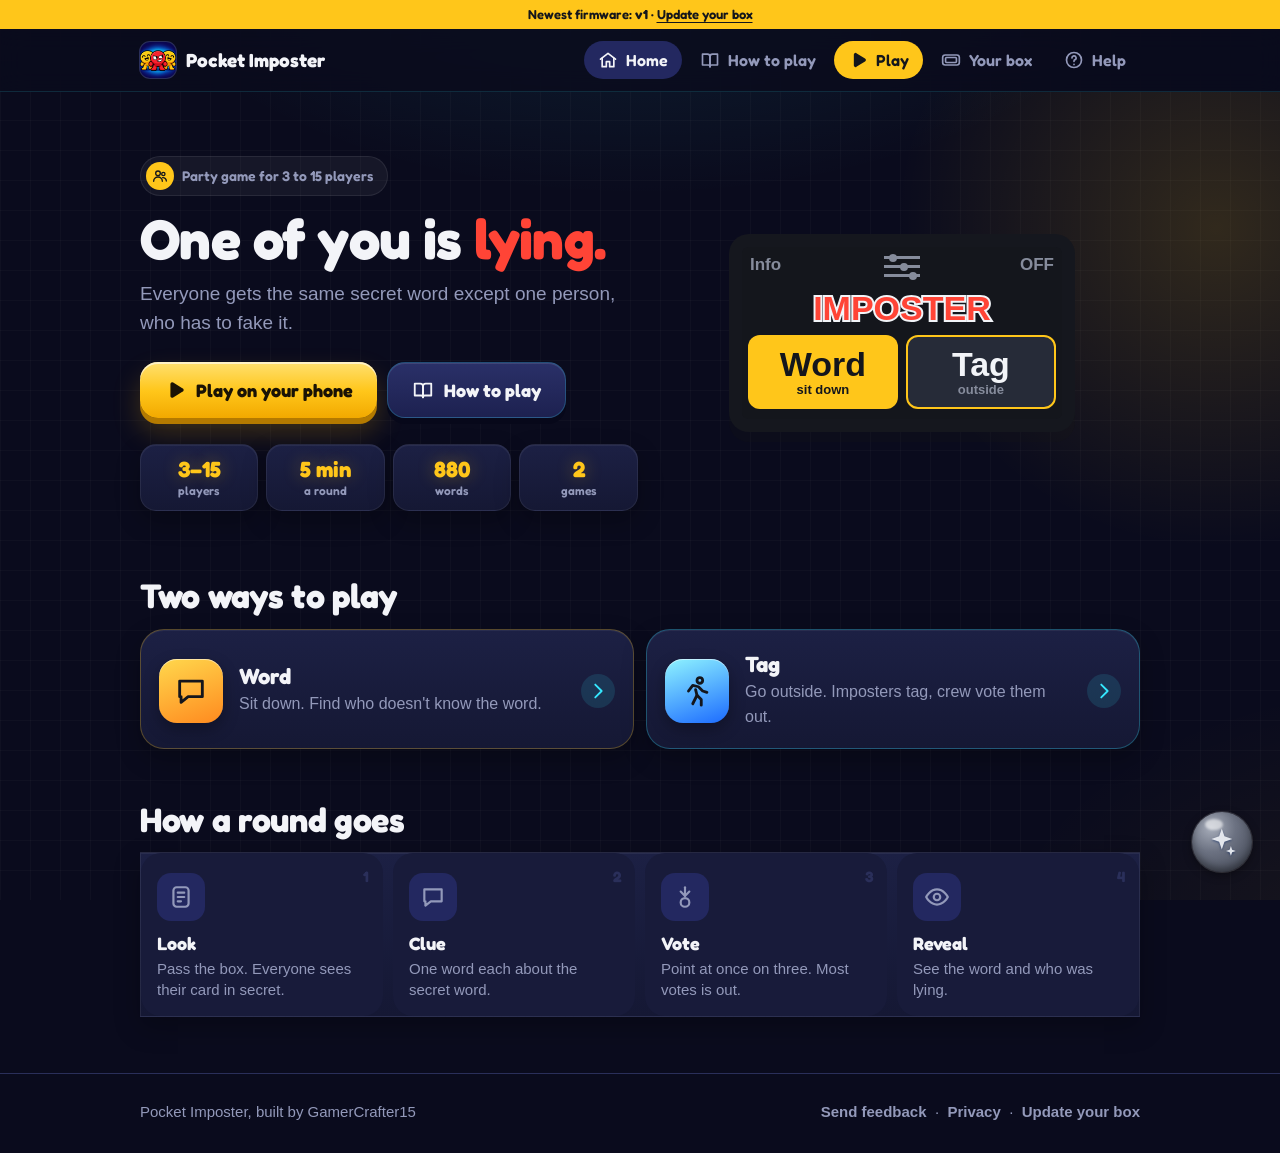
<file: index.html>
<!doctype html>
<html lang="en">
<head>
<!-- shell:head (generated by tools/site_shell.py - edit there, not here) -->
<meta charset="utf-8">
<meta name="viewport" content="width=device-width,initial-scale=1,viewport-fit=cover">
<meta name="robots" content="noindex,nofollow">
<meta name="theme-color" content="#0E1016">
<link rel="preconnect" href="https://fonts.googleapis.com">
<link rel="preconnect" href="https://fonts.gstatic.com" crossorigin>
<link href="https://fonts.googleapis.com/css2?family=Fredoka:wght@500;600;700&display=swap" rel="stylesheet">
<link rel="stylesheet" href="site.css">
<link rel="icon" type="image/png" href="logo.png">
<link rel="apple-touch-icon" href="apple-touch-icon.png">
<!-- /shell:head -->
<title>Pocket Imposter</title>
<meta name="description" content="Pocket Imposter: the handheld party game where one of you is lying.">
</head>
<body>
<!-- shell:top (generated by tools/site_shell.py - edit there, not here) -->
<div class="vbar" id="vbar"><a href="update/">Update your box</a></div>
<header class="bar"><div class="wrap">
  <a class="brand" href="./"><span class="mark"></span><span>Pocket Imposter</span></a>
  <nav class="toptabs" aria-label="Pages"><a href="./" aria-current="page"><svg viewBox="0 0 24 24" aria-hidden="true" fill="none" stroke="currentColor" stroke-width="2" stroke-linecap="round" stroke-linejoin="round"><path d="M3 11l9-7 9 7"/><path d="M5 10v10h5v-6h4v6h5V10"/></svg>Home</a><a href="how-to-play/"><svg viewBox="0 0 24 24" aria-hidden="true" fill="none" stroke="currentColor" stroke-width="2" stroke-linecap="round" stroke-linejoin="round"><path d="M3 5h6a3 3 0 0 1 3 3v12a2 2 0 0 0-2-2H3z"/><path d="M21 5h-6a3 3 0 0 0-3 3v12a2 2 0 0 1 2-2h7z"/></svg>How to play</a><a href="play/" class="play"><svg viewBox="0 0 24 24" aria-hidden="true" fill="none" stroke="currentColor" stroke-width="2" stroke-linecap="round" stroke-linejoin="round"><path d="M8 5.5v13a1 1 0 0 0 1.5.9l10.4-6.5a1 1 0 0 0 0-1.8L9.5 4.6A1 1 0 0 0 8 5.5z" fill="currentColor"/></svg>Play</a><a href="box/"><svg viewBox="0 0 24 24" aria-hidden="true" fill="none" stroke="currentColor" stroke-width="2" stroke-linecap="round" stroke-linejoin="round"><rect x="2" y="6" width="20" height="12" rx="3"/><rect x="5.5" y="9" width="13" height="6" rx="1.2"/></svg>Your box</a><a href="help/"><svg viewBox="0 0 24 24" aria-hidden="true" fill="none" stroke="currentColor" stroke-width="2" stroke-linecap="round" stroke-linejoin="round"><circle cx="12" cy="12" r="9"/><path d="M9.5 9.5a2.5 2.5 0 1 1 3.4 2.3c-.6.3-.9.8-.9 1.4v.6"/><path d="M12 17.2v.1"/></svg>Help</a></nav>
</div></header>
<!-- /shell:top -->

<main>
<section class="hero"><div class="wrap"><div class="grid">
  <div>
    <span class="chip gold"><i><svg viewBox="0 0 24 24" aria-hidden="true" fill="none" stroke="currentColor" stroke-width="2" stroke-linecap="round" stroke-linejoin="round"><circle cx="9" cy="8" r="3.5"/><path d="M2.5 20a6.5 6.5 0 0 1 13 0"/><circle cx="17" cy="9" r="2.5"/><path d="M16 14.5a5 5 0 0 1 5.5 5"/></svg></i>Party game for 3 to 15 players</span>
    <h1>One of you is <em>lying.</em></h1>
    <p class="lede">Everyone gets the same secret word except one person, who has to fake it.</p>
    <div class="ctas">
      <a class="cta gold" href="play/"><svg viewBox="0 0 24 24" aria-hidden="true" fill="none" stroke="currentColor" stroke-width="2" stroke-linecap="round" stroke-linejoin="round"><path d="M8 5.5v13a1 1 0 0 0 1.5.9l10.4-6.5a1 1 0 0 0 0-1.8L9.5 4.6A1 1 0 0 0 8 5.5z" fill="currentColor"/></svg>Play on your phone</a>
      <a class="cta ghost" href="how-to-play/"><svg viewBox="0 0 24 24" aria-hidden="true" fill="none" stroke="currentColor" stroke-width="2" stroke-linecap="round" stroke-linejoin="round"><path d="M3 5h6a3 3 0 0 1 3 3v12a2 2 0 0 0-2-2H3z"/><path d="M21 5h-6a3 3 0 0 0-3 3v12a2 2 0 0 1 2-2h7z"/></svg>How to play</a>
    </div>
    <div class="stats">
      <div><b>3&ndash;15</b><span>players</span></div>
      <div><b>5 min</b><span>a round</span></div>
      <div><b>880</b><span>words</span></div>
      <div><b>2</b><span>games</span></div>
    </div>
  </div>
  <div class="shot">
    <div class="frame"><div class="bezel"><div class="screen">
      <div class="s12 dim" style="left:8px;top:9px">Info</div>
      <div style="left:142px;top:8px;width:36px;height:23px">
        <div style="left:0;top:1px;width:36px;height:3px;background:#868C9C"></div>
        <div style="left:5px;top:-1px;width:8px;height:8px;border-radius:50%;background:#868C9C"></div>
        <div style="left:0;top:10px;width:36px;height:3px;background:#868C9C"></div>
        <div style="left:16px;top:8px;width:8px;height:8px;border-radius:50%;background:#868C9C"></div>
        <div style="left:0;top:19px;width:36px;height:3px;background:#868C9C"></div>
        <div style="left:25px;top:17px;width:8px;height:8px;border-radius:50%;background:#868C9C"></div>
      </div>
      <div class="s12 dim" style="right:8px;top:9px">OFF</div>
      <div class="s24 ctr" style="top:44px;color:#FF4436;-webkit-text-stroke:4px #F2F4F8;
        paint-order:stroke fill">IMPOSTER</div>
      <div class="btn" style="left:6px;top:88px;width:150px;height:74px;background:#FFC61A;
        flex-direction:column;gap:2px">
        <span class="s24" style="color:#14161C;position:static">Word</span>
        <span style="color:#14161C;position:static;font-size:13px;font-weight:600">sit down</span></div>
      <div class="btn" style="left:164px;top:88px;width:150px;height:74px;background:#262B38;
        border:2px solid #FFC61A;flex-direction:column;gap:2px">
        <span class="s24" style="position:static">Tag</span>
        <span class="dim" style="position:static;font-size:13px;font-weight:600">outside</span></div>
    </div></div></div>
  </div>
</div></div></section>

<section><div class="wrap">
  <div class="sec-h"><h2>Two ways to play</h2></div>
  <div class="modes2">
    <a class="mode word" href="how-to-play/#word"><span class="ic"><svg viewBox="0 0 24 24" aria-hidden="true" fill="none" stroke="currentColor" stroke-width="2" stroke-linecap="round" stroke-linejoin="round"><path d="M4 5h16v11H10l-5 4v-4H4z"/></svg></span>
      <span><b>Word</b><span>Sit down. Find who doesn't know the word.</span></span>
      <span class="go"><svg viewBox="0 0 24 24" aria-hidden="true" fill="none" stroke="currentColor" stroke-width="2" stroke-linecap="round" stroke-linejoin="round"><path d="M9 5l7 7-7 7"/></svg></span></a>
    <a class="mode tag" href="how-to-play/#tag"><span class="ic"><svg viewBox="0 0 24 24" aria-hidden="true" fill="none" stroke="currentColor" stroke-width="2" stroke-linecap="round" stroke-linejoin="round"><circle cx="14" cy="4.5" r="2"/><path d="M9 21l3-6 3 3v4"/><path d="M6 12l3-4 4 1 3 3 3 1"/><path d="M12 15l-1-4"/></svg></span>
      <span><b>Tag</b><span>Go outside. Imposters tag, crew vote them out.</span></span>
      <span class="go"><svg viewBox="0 0 24 24" aria-hidden="true" fill="none" stroke="currentColor" stroke-width="2" stroke-linecap="round" stroke-linejoin="round"><path d="M9 5l7 7-7 7"/></svg></span></a>
  </div>
</div></section>

<section><div class="wrap">
  <div class="sec-h"><h2>How a round goes</h2></div>
  <ol class="flow">
    <li><span class="no">1</span><span class="ic"><svg viewBox="0 0 24 24" aria-hidden="true" fill="none" stroke="currentColor" stroke-width="2" stroke-linecap="round" stroke-linejoin="round"><rect x="5" y="3" width="14" height="18" rx="3"/><path d="M9 8h6M9 12h6M9 16h3"/></svg></span><b>Look</b><span>Pass the box. Everyone sees their card in secret.</span></li>
    <li><span class="no">2</span><span class="ic"><svg viewBox="0 0 24 24" aria-hidden="true" fill="none" stroke="currentColor" stroke-width="2" stroke-linecap="round" stroke-linejoin="round"><path d="M4 5h16v11H10l-5 4v-4H4z"/></svg></span><b>Clue</b><span>One word each about the secret word.</span></li>
    <li><span class="no">3</span><span class="ic"><svg viewBox="0 0 24 24" aria-hidden="true" fill="none" stroke="currentColor" stroke-width="2" stroke-linecap="round" stroke-linejoin="round"><path d="M12 3v8"/><path d="M8 7l4 4 4-4"/><circle cx="12" cy="17" r="4"/></svg></span><b>Vote</b><span>Point at once on three. Most votes is out.</span></li>
    <li><span class="no">4</span><span class="ic"><svg viewBox="0 0 24 24" aria-hidden="true" fill="none" stroke="currentColor" stroke-width="2" stroke-linecap="round" stroke-linejoin="round"><path d="M2 12s3.5-7 10-7 10 7 10 7-3.5 7-10 7-10-7-10-7z"/><circle cx="12" cy="12" r="3"/></svg></span><b>Reveal</b><span>See the word and who was lying.</span></li>
  </ol>
</div></section>
</main>

<!-- shell:bottom (generated by tools/site_shell.py - edit there, not here) -->
<footer><div class="wrap">
  <span>Pocket Imposter, built by GamerCrafter15</span>
  <span><a href="help/#feedback">Send feedback</a> &nbsp;·&nbsp; <a href="privacy/">Privacy</a> &nbsp;·&nbsp; <a href="update/">Update your box</a></span>
</div></footer>
<nav class="tabbar" aria-label="Pages"><a href="./" aria-current="page"><svg viewBox="0 0 24 24" aria-hidden="true" fill="none" stroke="currentColor" stroke-width="2" stroke-linecap="round" stroke-linejoin="round"><path d="M3 11l9-7 9 7"/><path d="M5 10v10h5v-6h4v6h5V10"/></svg>Home</a><a href="how-to-play/"><svg viewBox="0 0 24 24" aria-hidden="true" fill="none" stroke="currentColor" stroke-width="2" stroke-linecap="round" stroke-linejoin="round"><path d="M3 5h6a3 3 0 0 1 3 3v12a2 2 0 0 0-2-2H3z"/><path d="M21 5h-6a3 3 0 0 0-3 3v12a2 2 0 0 1 2-2h7z"/></svg>Learn</a><a class="play" href="play/"><span class="disc"><svg viewBox="0 0 24 24" aria-hidden="true" fill="none" stroke="currentColor" stroke-width="2" stroke-linecap="round" stroke-linejoin="round"><path d="M8 5.5v13a1 1 0 0 0 1.5.9l10.4-6.5a1 1 0 0 0 0-1.8L9.5 4.6A1 1 0 0 0 8 5.5z" fill="currentColor"/></svg></span>Play</a><a href="box/"><svg viewBox="0 0 24 24" aria-hidden="true" fill="none" stroke="currentColor" stroke-width="2" stroke-linecap="round" stroke-linejoin="round"><rect x="2" y="6" width="20" height="12" rx="3"/><rect x="5.5" y="9" width="13" height="6" rx="1.2"/></svg>Box</a><a href="help/"><svg viewBox="0 0 24 24" aria-hidden="true" fill="none" stroke="currentColor" stroke-width="2" stroke-linecap="round" stroke-linejoin="round"><circle cx="12" cy="12" r="9"/><path d="M9.5 9.5a2.5 2.5 0 1 1 3.4 2.3c-.6.3-.9.8-.9 1.4v.6"/><path d="M12 17.2v.1"/></svg>Help</a></nav>
<script src="site.js" data-root=""></script>
<button class="aibubble" data-ai aria-label="Ask for help"><span class="aiorb"><svg viewBox="0 0 24 24" aria-hidden="true"><path fill="currentColor" d="M12 2.5l1.9 5.6L19.5 10l-5.6 1.9L12 17.5l-1.9-5.6L4.5 10l5.6-1.9zM18.5 15l.9 2.6 2.6.9-2.6.9-.9 2.6-.9-2.6-2.6-.9 2.6-.9z"/></svg></span></button>
<script src="ai.js"></script>
<script src="tips.js"></script>
<script src="sfx.js"></script>
<!-- /shell:bottom -->
</body>
</html>
</file>
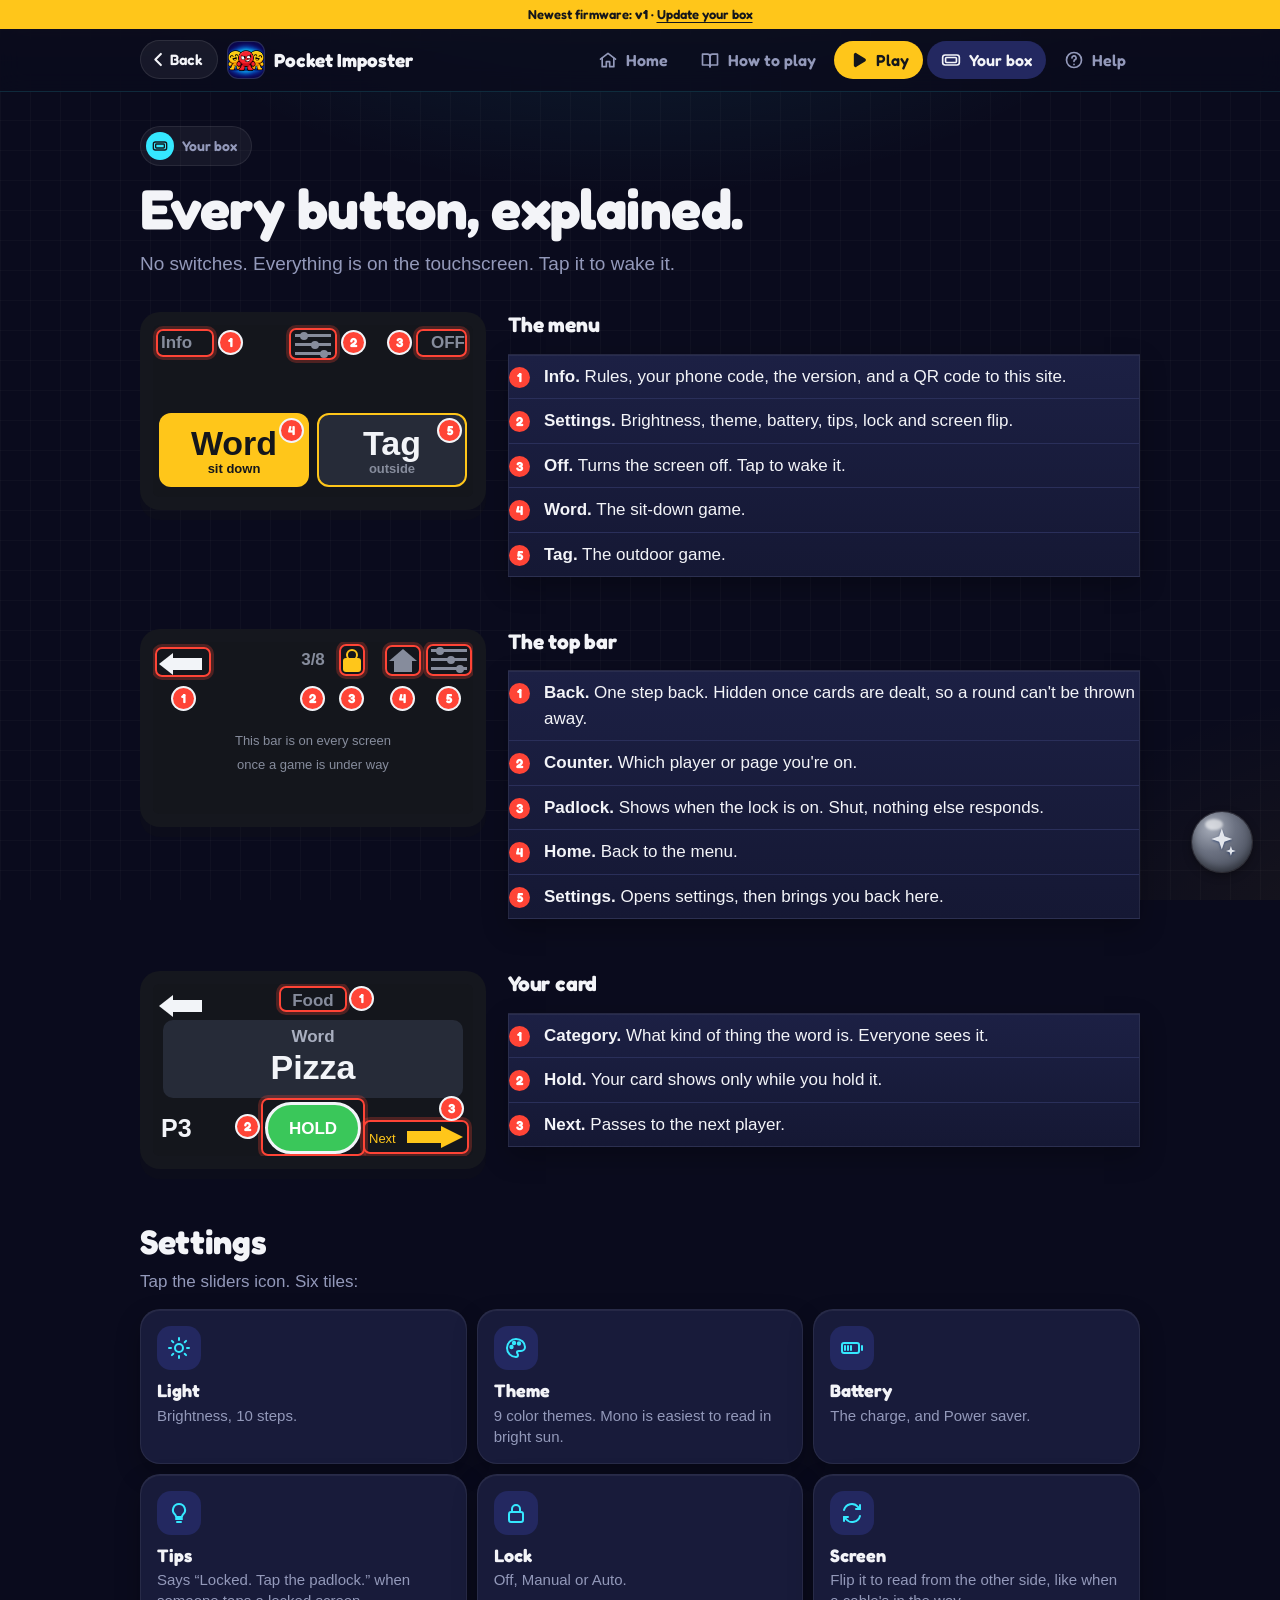
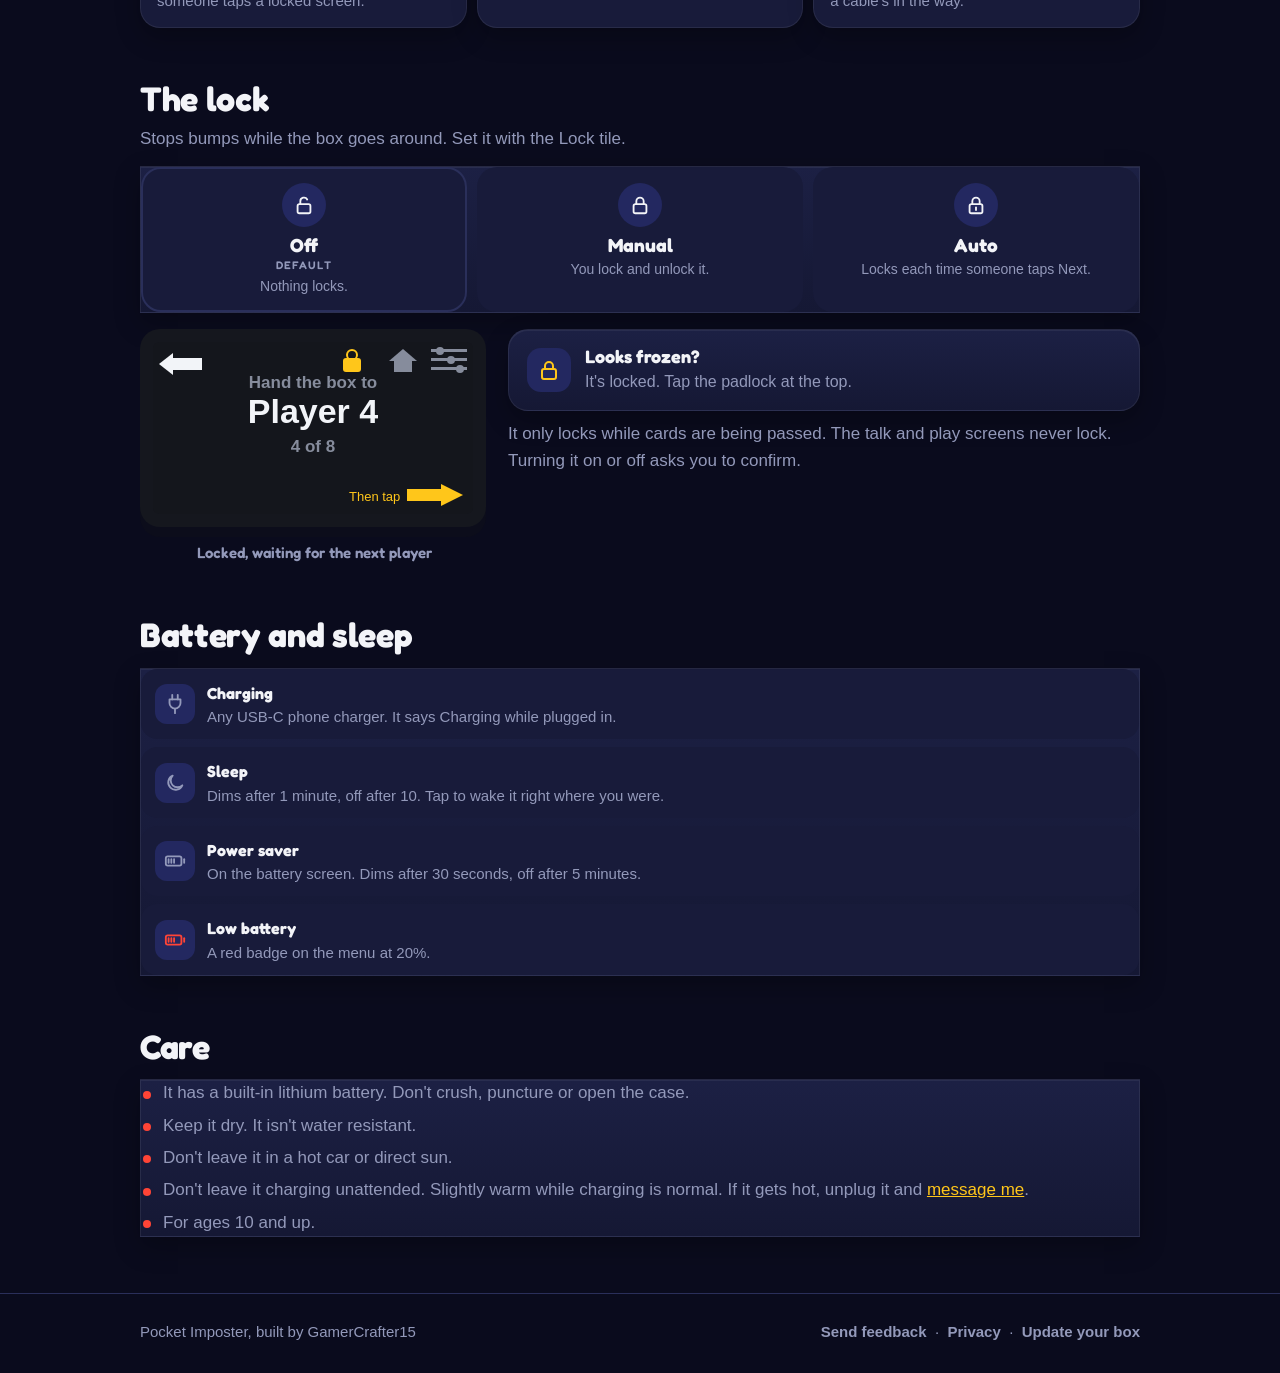
<file: box/index.html>
<!doctype html>
<html lang="en">
<head>
<!-- shell:head (generated by tools/site_shell.py - edit there, not here) -->
<meta charset="utf-8">
<meta name="viewport" content="width=device-width,initial-scale=1,viewport-fit=cover">
<meta name="robots" content="noindex,nofollow">
<meta name="theme-color" content="#0E1016">
<link rel="preconnect" href="https://fonts.googleapis.com">
<link rel="preconnect" href="https://fonts.gstatic.com" crossorigin>
<link href="https://fonts.googleapis.com/css2?family=Fredoka:wght@500;600;700&display=swap" rel="stylesheet">
<link rel="stylesheet" href="../site.css">
<link rel="icon" type="image/png" href="../logo.png">
<link rel="apple-touch-icon" href="../apple-touch-icon.png">
<!-- /shell:head -->
<title>Your box · Pocket Imposter</title>
<meta name="description" content="Every button, setting and screen on Pocket Imposter.">
</head>
<body>
<!-- shell:top (generated by tools/site_shell.py - edit there, not here) -->
<div class="vbar" id="vbar"><a href="../update/">Update your box</a></div>
<header class="bar"><div class="wrap">
  <a class="backbtn" href="../" data-back><svg viewBox="0 0 24 24" aria-hidden="true" fill="none" stroke="currentColor" stroke-width="2.6" stroke-linecap="round" stroke-linejoin="round"><path d="M15 5l-7 7 7 7"/></svg><span>Back</span></a>
  <a class="brand" href="../"><span class="mark"></span><span>Pocket Imposter</span></a>
  <nav class="toptabs" aria-label="Pages"><a href="../"><svg viewBox="0 0 24 24" aria-hidden="true" fill="none" stroke="currentColor" stroke-width="2" stroke-linecap="round" stroke-linejoin="round"><path d="M3 11l9-7 9 7"/><path d="M5 10v10h5v-6h4v6h5V10"/></svg>Home</a><a href="../how-to-play/"><svg viewBox="0 0 24 24" aria-hidden="true" fill="none" stroke="currentColor" stroke-width="2" stroke-linecap="round" stroke-linejoin="round"><path d="M3 5h6a3 3 0 0 1 3 3v12a2 2 0 0 0-2-2H3z"/><path d="M21 5h-6a3 3 0 0 0-3 3v12a2 2 0 0 1 2-2h7z"/></svg>How to play</a><a href="../play/" class="play"><svg viewBox="0 0 24 24" aria-hidden="true" fill="none" stroke="currentColor" stroke-width="2" stroke-linecap="round" stroke-linejoin="round"><path d="M8 5.5v13a1 1 0 0 0 1.5.9l10.4-6.5a1 1 0 0 0 0-1.8L9.5 4.6A1 1 0 0 0 8 5.5z" fill="currentColor"/></svg>Play</a><a href="../box/" aria-current="page"><svg viewBox="0 0 24 24" aria-hidden="true" fill="none" stroke="currentColor" stroke-width="2" stroke-linecap="round" stroke-linejoin="round"><rect x="2" y="6" width="20" height="12" rx="3"/><rect x="5.5" y="9" width="13" height="6" rx="1.2"/></svg>Your box</a><a href="../help/"><svg viewBox="0 0 24 24" aria-hidden="true" fill="none" stroke="currentColor" stroke-width="2" stroke-linecap="round" stroke-linejoin="round"><circle cx="12" cy="12" r="9"/><path d="M9.5 9.5a2.5 2.5 0 1 1 3.4 2.3c-.6.3-.9.8-.9 1.4v.6"/><path d="M12 17.2v.1"/></svg>Help</a></nav>
</div></header>
<!-- /shell:top -->

<main>
<div class="wrap">
<div class="phead narrow">
  <span class="chip cyan"><i><svg viewBox="0 0 24 24" aria-hidden="true" fill="none" stroke="currentColor" stroke-width="2" stroke-linecap="round" stroke-linejoin="round"><rect x="2" y="6" width="20" height="12" rx="3"/><rect x="5.5" y="9" width="13" height="6" rx="1.2"/></svg></i>Your box</span>
  <h1>Every button, explained.</h1>
  <p class="lede">No switches. Everything is on the touchscreen. Tap it to wake it.</p>
</div>

<section><div class="two">
  <div class="shot">
        <div class="frame"><div class="bezel"><div class="screen">
          <div class="s12 dim" style="left:8px;top:9px">Info</div>
          <div style="left:142px;top:8px;width:36px;height:23px">
            <div style="left:0;top:1px;width:36px;height:3px;background:#868C9C"></div>
            <div style="left:5px;top:-1px;width:8px;height:8px;border-radius:50%;background:#868C9C"></div>
            <div style="left:0;top:10px;width:36px;height:3px;background:#868C9C"></div>
            <div style="left:16px;top:8px;width:8px;height:8px;border-radius:50%;background:#868C9C"></div>
            <div style="left:0;top:19px;width:36px;height:3px;background:#868C9C"></div>
            <div style="left:25px;top:17px;width:8px;height:8px;border-radius:50%;background:#868C9C"></div>
          </div>
          <div class="s12 dim" style="right:8px;top:9px">OFF</div>
          <div class="btn" style="left:6px;top:88px;width:150px;height:74px;background:#FFC61A;
            flex-direction:column;gap:2px">
            <span class="s24" style="color:#14161C;position:static">Word</span>
            <span style="color:#14161C;position:static;font-size:13px;font-weight:600">sit down</span></div>
          <div class="btn" style="left:164px;top:88px;width:150px;height:74px;background:#262B38;
            border:2px solid #FFC61A;flex-direction:column;gap:2px">
            <span class="s24" style="position:static">Tag</span>
            <span class="dim" style="position:static;font-size:13px;font-weight:600">outside</span></div>
          <div class="ring" style="left:3px;top:4px;width:58px;height:28px"></div>
          <div class="ring" style="left:136px;top:3px;width:48px;height:32px"></div>
          <div class="ring" style="left:263px;top:4px;width:51px;height:28px"></div>
          <div class="call" style="left:67px;top:7px">1</div>
          <div class="call" style="left:190px;top:7px">2</div>
          <div class="call" style="left:236px;top:7px">3</div>
          <div class="call" style="left:128px;top:95px">4</div>
          <div class="call" style="left:286px;top:95px">5</div>
        </div></div></div>
      </div>
  <div><h3>The menu</h3><ul class="legend"><li><span class="k">1</span><span><b>Info.</b> Rules, your phone code, the version, and a QR code to this site.</span></li><li><span class="k">2</span><span><b>Settings.</b> Brightness, theme, battery, tips, lock and screen flip.</span></li><li><span class="k">3</span><span><b>Off.</b> Turns the screen off. Tap to wake it.</span></li><li><span class="k">4</span><span><b>Word.</b> The sit-down game.</span></li><li><span class="k">5</span><span><b>Tag.</b> The outdoor game.</span></li></ul></div>
</div></section>

<section><div class="two">
  <div class="shot">
        <div class="frame"><div class="bezel"><div class="screen">
          <div class="back"></div>
          <div class="s12 dim ctr" style="top:9px">3/8</div>
          <div class="pad"></div>
          <div class="home"></div>
          <div style="left:278px;top:6px;width:36px;height:23px">
            <div style="left:0;top:1px;width:36px;height:3px;background:#868C9C"></div>
            <div style="left:5px;top:-1px;width:8px;height:8px;border-radius:50%;background:#868C9C"></div>
            <div style="left:0;top:10px;width:36px;height:3px;background:#868C9C"></div>
            <div style="left:16px;top:8px;width:8px;height:8px;border-radius:50%;background:#868C9C"></div>
            <div style="left:0;top:19px;width:36px;height:3px;background:#868C9C"></div>
            <div style="left:25px;top:17px;width:8px;height:8px;border-radius:50%;background:#868C9C"></div>
          </div>
          <div class="ring" style="left:2px;top:5px;width:56px;height:30px"></div>
          <div class="ring" style="left:186px;top:2px;width:26px;height:32px"></div>
          <div class="ring" style="left:232px;top:3px;width:36px;height:31px"></div>
          <div class="ring" style="left:273px;top:2px;width:46px;height:32px"></div>
          <div class="call" style="left:20px;top:46px">1</div>
          <div class="call" style="left:149px;top:46px">2</div>
          <div class="call" style="left:188px;top:46px">3</div>
          <div class="call" style="left:239px;top:46px">4</div>
          <div class="call" style="left:285px;top:46px">5</div>
          <div class="s9 dim ctr" style="top:92px">This bar is on every screen</div>
          <div class="s9 dim ctr" style="top:116px">once a game is under way</div>
        </div></div></div>
      </div>
  <div><h3>The top bar</h3><ul class="legend"><li><span class="k">1</span><span><b>Back.</b> One step back. Hidden once cards are dealt, so a round can't be thrown away.</span></li><li><span class="k">2</span><span><b>Counter.</b> Which player or page you're on.</span></li><li><span class="k">3</span><span><b>Padlock.</b> Shows when the lock is on. Shut, nothing else responds.</span></li><li><span class="k">4</span><span><b>Home.</b> Back to the menu.</span></li><li><span class="k">5</span><span><b>Settings.</b> Opens settings, then brings you back here.</span></li></ul></div>
</div></section>

<section><div class="two">
  <div class="shot">
        <div class="frame"><div class="bezel"><div class="screen">
          <div class="back"></div>
          <div class="s12 dim ctr" style="top:8px">Food</div>
          <div class="box"></div>
          <div class="s12 ctr" style="top:44px;color:#A9AFC0">Word</div>
          <div class="s24 ctr" style="top:66px">Pizza</div>
          <div class="hold on">HOLD</div>
          <div class="s18" style="left:8px;top:132px">P3</div>
          <div class="s9" style="left:216px;top:148px;color:#FFC61A">Next</div>
          <div class="fwd"></div>
          <div class="ring" style="left:126px;top:2px;width:68px;height:26px"></div>
          <div class="ring" style="left:108px;top:114px;width:104px;height:58px"></div>
          <div class="ring" style="left:210px;top:136px;width:106px;height:34px"></div>
          <div class="call" style="left:198px;top:4px">1</div>
          <div class="call" style="left:84px;top:132px">2</div>
          <div class="call" style="left:288px;top:114px">3</div>
        </div></div></div>
      </div>
  <div><h3>Your card</h3><ul class="legend"><li><span class="k">1</span><span><b>Category.</b> What kind of thing the word is. Everyone sees it.</span></li><li><span class="k">2</span><span><b>Hold.</b> Your card shows only while you hold it.</span></li><li><span class="k">3</span><span><b>Next.</b> Passes to the next player.</span></li></ul></div>
</div></section>

<section id="settings">
  <div class="sec-h"><h2>Settings</h2></div>
  <p class="mut" style="margin:-6px 0 14px">Tap the sliders icon. Six tiles:</p>
  <div class="tiles">
    <div><span class="ic"><svg viewBox="0 0 24 24" aria-hidden="true" fill="none" stroke="currentColor" stroke-width="2" stroke-linecap="round" stroke-linejoin="round"><circle cx="12" cy="12" r="4"/><path d="M12 2v2M12 20v2M2 12h2M20 12h2M4.9 4.9l1.4 1.4M17.7 17.7l1.4 1.4M4.9 19.1l1.4-1.4M17.7 6.3l1.4-1.4"/></svg></span><b>Light</b><p>Brightness, 10 steps.</p></div><div><span class="ic"><svg viewBox="0 0 24 24" aria-hidden="true" fill="none" stroke="currentColor" stroke-width="2" stroke-linecap="round" stroke-linejoin="round"><path d="M12 3a9 9 0 1 0 0 18c1.4 0 2-1 2-2s-1-1.6-1-2.6c0-1 .8-1.4 1.8-1.4H17a4 4 0 0 0 4-4c0-4.4-4-8-9-8z"/><circle cx="7.5" cy="11" r="1.2" fill="currentColor"/><circle cx="10" cy="7" r="1.2" fill="currentColor"/><circle cx="15" cy="7.5" r="1.2" fill="currentColor"/></svg></span><b>Theme</b><p>9 color themes. Mono is easiest to read in bright sun.</p></div><div><span class="ic"><svg viewBox="0 0 24 24" aria-hidden="true" fill="none" stroke="currentColor" stroke-width="2" stroke-linecap="round" stroke-linejoin="round"><rect x="2" y="7" width="17" height="10" rx="2"/><path d="M22 10v4"/><path d="M5 10v4M8 10v4M11 10v4"/></svg></span><b>Battery</b><p>The charge, and Power saver.</p></div><div><span class="ic"><svg viewBox="0 0 24 24" aria-hidden="true" fill="none" stroke="currentColor" stroke-width="2" stroke-linecap="round" stroke-linejoin="round"><path d="M9 18h6"/><path d="M10 21h4"/><path d="M12 3a6 6 0 0 0-4 10.5c.7.7 1 1.5 1 2.5h6c0-1 .3-1.8 1-2.5A6 6 0 0 0 12 3z"/></svg></span><b>Tips</b><p>Says &ldquo;Locked. Tap the padlock.&rdquo; when someone taps a locked screen.</p></div><div><span class="ic"><svg viewBox="0 0 24 24" aria-hidden="true" fill="none" stroke="currentColor" stroke-width="2" stroke-linecap="round" stroke-linejoin="round"><rect x="5" y="11" width="14" height="10" rx="2"/><path d="M8 11V8a4 4 0 0 1 8 0v3"/></svg></span><b>Lock</b><p>Off, Manual or Auto.</p></div><div><span class="ic"><svg viewBox="0 0 24 24" aria-hidden="true" fill="none" stroke="currentColor" stroke-width="2" stroke-linecap="round" stroke-linejoin="round"><path d="M4 9a8 8 0 0 1 14-3l2 2"/><path d="M20 4v4h-4"/><path d="M20 15a8 8 0 0 1-14 3l-2-2"/><path d="M4 20v-4h4"/></svg></span><b>Screen</b><p>Flip it to read from the other side, like when a cable's in the way.</p></div>
  </div>
</section>

<section id="lock">
  <div class="sec-h"><h2>The lock</h2></div>
  <p class="mut" style="margin:-6px 0 14px">Stops bumps while the box goes around. Set it with the Lock tile.</p>
  <div class="locks">
    <div class="def"><span class="ic"><svg viewBox="0 0 24 24" aria-hidden="true" fill="none" stroke="currentColor" stroke-width="2" stroke-linecap="round" stroke-linejoin="round"><rect x="5" y="11" width="14" height="10" rx="2"/><path d="M8 11V8a4 4 0 0 1 7.5-2"/></svg></span><b>Off</b><p>Nothing locks.</p></div>
    <div><span class="ic"><svg viewBox="0 0 24 24" aria-hidden="true" fill="none" stroke="currentColor" stroke-width="2" stroke-linecap="round" stroke-linejoin="round"><rect x="5" y="11" width="14" height="10" rx="2"/><path d="M8 11V8a4 4 0 0 1 8 0v3"/></svg></span><b>Manual</b><p>You lock and unlock it.</p></div>
    <div><span class="ic"><svg viewBox="0 0 24 24" aria-hidden="true" fill="none" stroke="currentColor" stroke-width="2" stroke-linecap="round" stroke-linejoin="round"><rect x="5" y="11" width="14" height="10" rx="2"/><path d="M8 11V8a4 4 0 0 1 8 0v3"/><path d="M12 14.5v3"/></svg></span><b>Auto</b><p>Locks each time someone taps Next.</p></div>
  </div>
  <div class="two" style="margin-top:16px">
    <div class="shot">
      <div class="frame"><div class="bezel"><div class="screen">
        <div class="back"></div>
        <div class="pad"></div>
        <div class="home"></div>
        <div style="left:278px;top:6px;width:36px;height:23px">
          <div style="left:0;top:1px;width:36px;height:3px;background:#868C9C"></div>
          <div style="left:5px;top:-1px;width:8px;height:8px;border-radius:50%;background:#868C9C"></div>
          <div style="left:0;top:10px;width:36px;height:3px;background:#868C9C"></div>
          <div style="left:16px;top:8px;width:8px;height:8px;border-radius:50%;background:#868C9C"></div>
          <div style="left:0;top:19px;width:36px;height:3px;background:#868C9C"></div>
          <div style="left:25px;top:17px;width:8px;height:8px;border-radius:50%;background:#868C9C"></div>
        </div>
        <div class="s12 dim ctr" style="top:32px">Hand the box to</div>
        <div class="s24 ctr" style="top:52px">Player 4</div>
        <div class="s12 dim ctr" style="top:96px">4 of 8</div>
        <div class="s9" style="left:196px;top:148px;color:#FFC61A">Then tap</div>
        <div class="fwd"></div>
      </div></div></div>
      <p class="cap">Locked, waiting for the next player</p>
</div>
    <div style="display:grid;gap:10px">
      <div class="callout"><span class="ic"><svg viewBox="0 0 24 24" aria-hidden="true" fill="none" stroke="currentColor" stroke-width="2" stroke-linecap="round" stroke-linejoin="round"><rect x="5" y="11" width="14" height="10" rx="2"/><path d="M8 11V8a4 4 0 0 1 8 0v3"/></svg></span><div><b>Looks frozen?</b><p>It's locked. Tap the padlock at the top.</p></div></div>
      <p class="mut">It only locks while cards are being passed. The talk and play screens never lock. Turning it on or off asks you to confirm.</p>
    </div>
  </div>
</section>

<section>
  <div class="sec-h"><h2>Battery and sleep</h2></div>
  <ul class="facts">
    <li><span class="ic"><svg viewBox="0 0 24 24" aria-hidden="true" fill="none" stroke="currentColor" stroke-width="2" stroke-linecap="round" stroke-linejoin="round"><path d="M9 2v5M15 2v5"/><path d="M6 7h12v4a6 6 0 0 1-12 0z"/><path d="M12 17v5"/></svg></span><div><b>Charging</b><span>Any USB-C phone charger. It says Charging while plugged in.</span></div></li>
    <li><span class="ic"><svg viewBox="0 0 24 24" aria-hidden="true" fill="none" stroke="currentColor" stroke-width="2" stroke-linecap="round" stroke-linejoin="round"><path d="M20 14.5A8 8 0 1 1 9.5 4a6.5 6.5 0 0 0 10.5 10.5z"/></svg></span><div><b>Sleep</b><span>Dims after 1 minute, off after 10. Tap to wake it right where you were.</span></div></li>
    <li><span class="ic"><svg viewBox="0 0 24 24" aria-hidden="true" fill="none" stroke="currentColor" stroke-width="2" stroke-linecap="round" stroke-linejoin="round"><rect x="2" y="7" width="17" height="10" rx="2"/><path d="M22 10v4"/><path d="M5 10v4M8 10v4M11 10v4"/></svg></span><div><b>Power saver</b><span>On the battery screen. Dims after 30 seconds, off after 5 minutes.</span></div></li>
    <li><span class="ic" style="color:var(--red)"><svg viewBox="0 0 24 24" aria-hidden="true" fill="none" stroke="currentColor" stroke-width="2" stroke-linecap="round" stroke-linejoin="round"><rect x="2" y="7" width="17" height="10" rx="2"/><path d="M22 10v4"/><path d="M5 10v4M8 10v4M11 10v4"/></svg></span><div><b>Low battery</b><span>A red badge on the menu at 20%.</span></div></li>
  </ul>
</section>

<section>
  <div class="sec-h"><h2>Care</h2></div>
  <ul class="safety">
    <li>It has a built-in lithium battery. Don't crush, puncture or open the case.</li>
    <li>Keep it dry. It isn't water resistant.</li>
    <li>Don't leave it in a hot car or direct sun.</li>
    <li>Don't leave it charging unattended. Slightly warm while charging is normal. If it gets hot, unplug it and <a href="../help/#feedback">message me</a>.</li>
    <li>For ages 10 and up.</li>
  </ul>
</section>
</div>
</main>

<!-- shell:bottom (generated by tools/site_shell.py - edit there, not here) -->
<footer><div class="wrap">
  <span>Pocket Imposter, built by GamerCrafter15</span>
  <span><a href="../help/#feedback">Send feedback</a> &nbsp;·&nbsp; <a href="../privacy/">Privacy</a> &nbsp;·&nbsp; <a href="../update/">Update your box</a></span>
</div></footer>
<nav class="tabbar" aria-label="Pages"><a href="../"><svg viewBox="0 0 24 24" aria-hidden="true" fill="none" stroke="currentColor" stroke-width="2" stroke-linecap="round" stroke-linejoin="round"><path d="M3 11l9-7 9 7"/><path d="M5 10v10h5v-6h4v6h5V10"/></svg>Home</a><a href="../how-to-play/"><svg viewBox="0 0 24 24" aria-hidden="true" fill="none" stroke="currentColor" stroke-width="2" stroke-linecap="round" stroke-linejoin="round"><path d="M3 5h6a3 3 0 0 1 3 3v12a2 2 0 0 0-2-2H3z"/><path d="M21 5h-6a3 3 0 0 0-3 3v12a2 2 0 0 1 2-2h7z"/></svg>Learn</a><a class="play" href="../play/"><span class="disc"><svg viewBox="0 0 24 24" aria-hidden="true" fill="none" stroke="currentColor" stroke-width="2" stroke-linecap="round" stroke-linejoin="round"><path d="M8 5.5v13a1 1 0 0 0 1.5.9l10.4-6.5a1 1 0 0 0 0-1.8L9.5 4.6A1 1 0 0 0 8 5.5z" fill="currentColor"/></svg></span>Play</a><a href="../box/" aria-current="page"><svg viewBox="0 0 24 24" aria-hidden="true" fill="none" stroke="currentColor" stroke-width="2" stroke-linecap="round" stroke-linejoin="round"><rect x="2" y="6" width="20" height="12" rx="3"/><rect x="5.5" y="9" width="13" height="6" rx="1.2"/></svg>Box</a><a href="../help/"><svg viewBox="0 0 24 24" aria-hidden="true" fill="none" stroke="currentColor" stroke-width="2" stroke-linecap="round" stroke-linejoin="round"><circle cx="12" cy="12" r="9"/><path d="M9.5 9.5a2.5 2.5 0 1 1 3.4 2.3c-.6.3-.9.8-.9 1.4v.6"/><path d="M12 17.2v.1"/></svg>Help</a></nav>
<script src="../site.js" data-root="../"></script>
<button class="aibubble" data-ai aria-label="Ask for help"><span class="aiorb"><svg viewBox="0 0 24 24" aria-hidden="true"><path fill="currentColor" d="M12 2.5l1.9 5.6L19.5 10l-5.6 1.9L12 17.5l-1.9-5.6L4.5 10l5.6-1.9zM18.5 15l.9 2.6 2.6.9-2.6.9-.9 2.6-.9-2.6-2.6-.9 2.6-.9z"/></svg></span></button>
<script src="../ai.js"></script>
<script src="../tips.js"></script>
<script src="../sfx.js"></script>
<!-- /shell:bottom -->
</body>
</html>
</file>
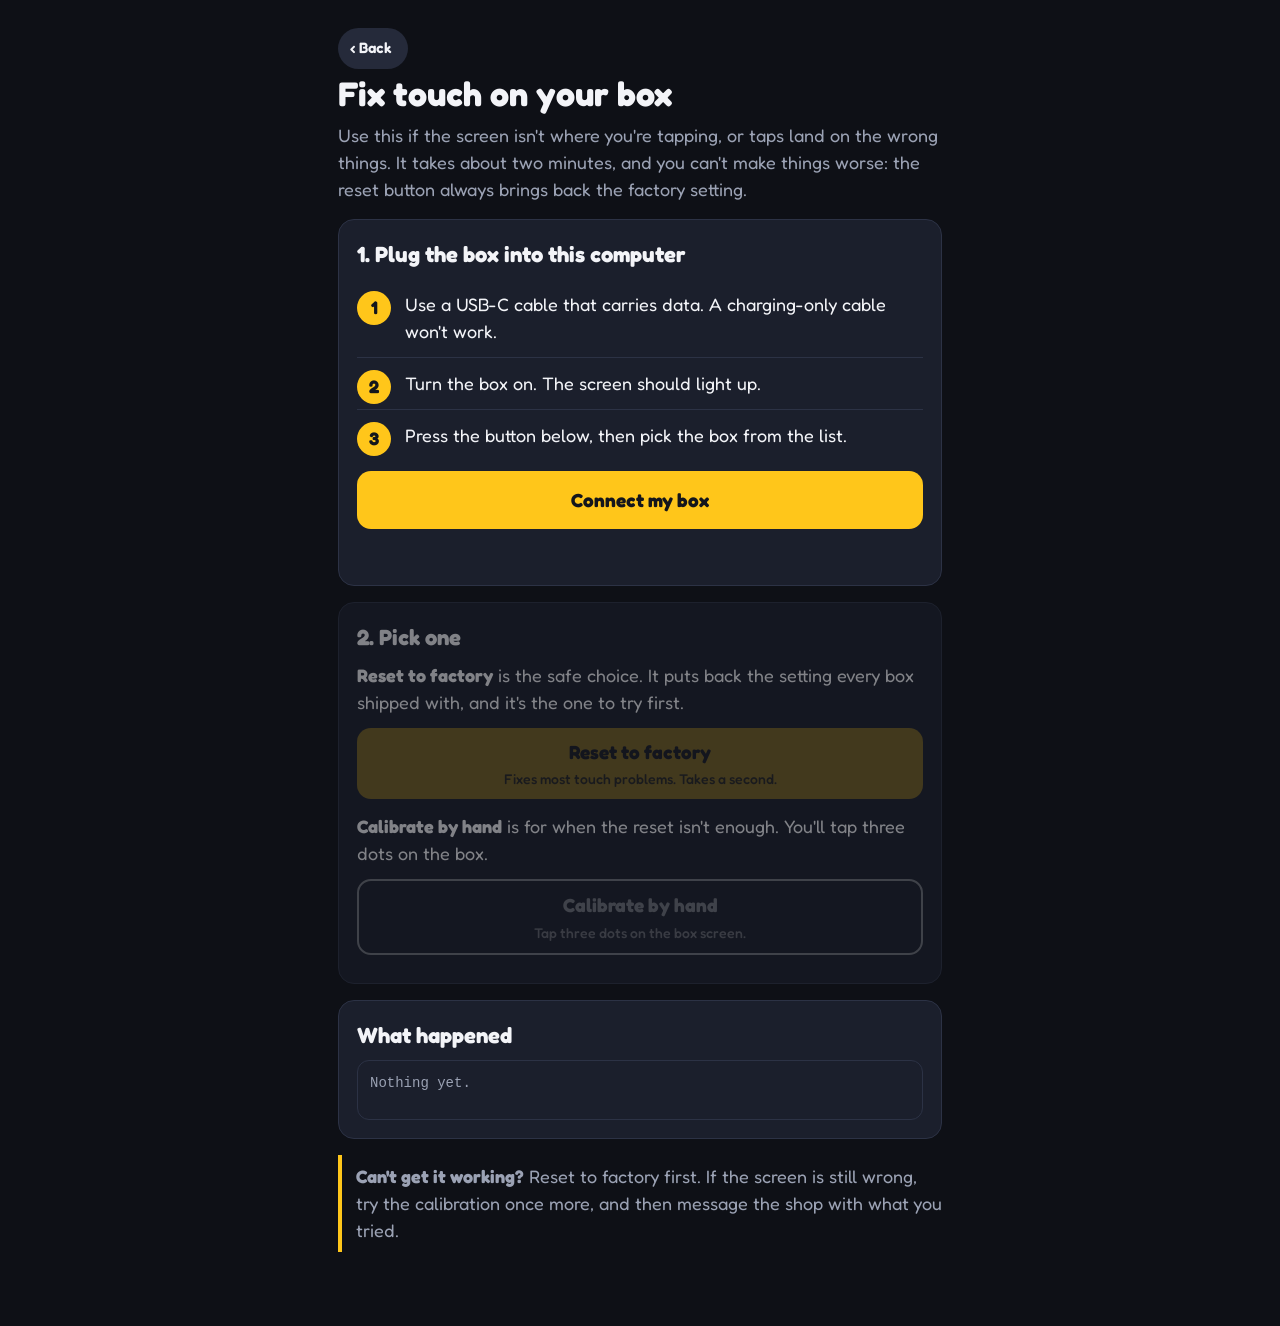
<file: calibrate/index.html>
<!doctype html>
<html lang="en">
<head>
<meta charset="utf-8">
<meta name="viewport" content="width=device-width,initial-scale=1">
<meta name="robots" content="noindex,nofollow">
<meta name="theme-color" content="#0E1016">
<title>Fix touch on your box</title>
<link rel="preconnect" href="https://fonts.googleapis.com">
<link rel="preconnect" href="https://fonts.gstatic.com" crossorigin>
<link href="https://fonts.googleapis.com/css2?family=Fredoka:wght@500;600;700&display=swap" rel="stylesheet">
<style>
:root{
  --cream:#0E1016; --ink:#F3F4F8; --mut:#9BA2B4; --card:#1B1F2C; --line:#2C3245;
  --acc:#FFC61A; --imp:#FF4436; --ok:#3AC75A; --warn:#FFB020;
  --disp:"Fredoka",-apple-system,BlinkMacSystemFont,"Segoe UI",sans-serif;
  color-scheme:dark;
}
.backpill{display:inline-flex;align-items:center;gap:4px;font-weight:600;font-size:15px;color:var(--ink);
  text-decoration:none;background:#252A3A;border-radius:999px;padding:9px 16px 9px 12px}
.btn.y{color:#14161C!important}
.steps li::before{color:#14161C!important}
*{box-sizing:border-box}
body{margin:0;background:var(--cream);color:var(--ink);font-family:var(--disp);font-size:18px;line-height:1.5}
.wrap{max-width:640px;margin:0 auto;padding:28px 18px 60px}
h1{font-size:34px;line-height:1.1;margin:6px 0 10px;text-wrap:balance}
h2{font-size:22px;margin:0 0 8px}
p{margin:0 0 12px}
.mut{color:var(--mut)}
.card{background:var(--card);border:1px solid var(--line);border-radius:16px;padding:18px;margin:16px 0}
.steps{list-style:none;padding:0;margin:0;counter-reset:s}
.steps li{counter-increment:s;position:relative;padding:12px 0 12px 48px;border-top:1px solid var(--line)}
.steps li:first-child{border-top:0}
.steps li::before{content:counter(s);position:absolute;left:0;top:12px;width:34px;height:34px;border-radius:50%;
  background:var(--acc);color:var(--ink);font-weight:700;display:grid;place-items:center}
.btn{display:block;width:100%;min-height:58px;border-radius:14px;border:0;font:inherit;font-weight:700;
  font-size:19px;cursor:pointer;margin:10px 0;padding:10px 16px;text-align:center}
.btn.y{background:var(--acc);color:var(--ink)}
.btn.o{background:transparent;color:var(--ink);border:2px solid var(--ink)}
.btn:disabled{opacity:.4;cursor:not-allowed}
.btn small{display:block;font-size:14px;font-weight:500;opacity:.85;margin-top:2px}
.status{font-weight:700;font-size:20px;min-height:28px}
.status.ok{color:var(--ok)} .status.bad{color:var(--imp)} .status.wait{color:var(--warn)}
.dots{position:relative;width:100%;aspect-ratio:320/172;background:#14161C;border-radius:12px;margin:14px 0;overflow:hidden}
.dot{position:absolute;width:34px;height:34px;margin:-17px 0 0 -17px;border-radius:50%;
  background:var(--acc);box-shadow:0 0 0 6px rgba(255,198,26,.25)}
.dot::after{content:"";position:absolute;left:50%;top:50%;width:8px;height:8px;margin:-4px 0 0 -4px;border-radius:50%;background:#14161C}
.dot.done{background:var(--ok);box-shadow:0 0 0 6px rgba(46,158,79,.25)}
.dot.done::after{background:#fff}
.log{font-family:Consolas,monospace;font-size:14px;background:var(--card);border:1px solid var(--line);
  border-radius:12px;padding:12px;min-height:60px;max-height:200px;overflow:auto;white-space:pre-wrap;color:var(--mut)}
.note{border-left:4px solid var(--acc);padding:8px 0 8px 14px;margin:14px 0}
a{color:var(--ink)}
.hidden{display:none}
@media (max-width:460px){body{font-size:17px}h1{font-size:28px}}
</style>
</head>
<body>
<div class="wrap">

<a href="../help/" class="backpill">&lsaquo; Back</a>
<h1>Fix touch on your box</h1>
<p class="mut">Use this if the screen isn't where you're tapping, or taps land on the wrong things.
It takes about two minutes, and you can't make things worse: the reset button always brings
back the factory setting.</p>

<div id="nosupport" class="card hidden">
  <h2>Open this in Chrome or Edge</h2>
  <p>This page talks to your box through the browser. Chrome and Edge on a computer can do it.
  Phones, tablets, Firefox and Safari can't.</p>
</div>

<div id="app">
  <div class="card">
    <h2>1. Plug the box into this computer</h2>
    <ol class="steps">
      <li>Use a USB-C cable that carries data. A charging-only cable won't work.</li>
      <li>Turn the box on. The screen should light up.</li>
      <li>Press the button below, then pick the box from the list.</li>
    </ol>
    <button class="btn y" id="connect">Connect my box</button>
    <div class="status" id="conStatus"></div>
  </div>

  <div class="card" id="choose" style="opacity:.5">
    <h2>2. Pick one</h2>
    <p><strong>Reset to factory</strong> is the safe choice. It puts back the setting every box
    shipped with, and it's the one to try first.</p>
    <button class="btn y" id="auto" disabled>Reset to factory<small>Fixes most touch problems. Takes a second.</small></button>
    <p style="margin-top:14px"><strong>Calibrate by hand</strong> is for when the reset isn't enough.
    You'll tap three dots on the box.</p>
    <button class="btn o" id="manual" disabled>Calibrate by hand<small>Tap three dots on the box screen.</small></button>
  </div>

  <div class="card hidden" id="manualCard">
    <h2>Tap the three dots on the box</h2>
    <p>Tap each dot once with a finger, in order. The guide below shows where they are.</p>
    <div class="dots" id="dots">
      <div class="dot" style="left:10.6%;top:18.6%" id="d0"></div>
      <div class="dot" style="left:89.4%;top:18.6%" id="d1"></div>
      <div class="dot" style="left:10.6%;top:81.4%" id="d2"></div>
    </div>
    <p class="mut" id="manualHint">Waiting for the box to show the first dot…</p>
    <button class="btn o" id="cancel">Cancel and keep what I had</button>
  </div>

  <div class="card">
    <h2>What happened</h2>
    <div class="log" id="log">Nothing yet.</div>
  </div>

  <div class="note mut">
    <strong>Can't get it working?</strong> Reset to factory first. If the screen is still wrong,
    try the calibration once more, and then message the shop with what you tried.
  </div>
</div>

</div>

<script>
"use strict";
const $ = id => document.getElementById(id);
const enc = new TextEncoder(), dec = new TextDecoder();
let port = null, writer = null, readingDone = null, buf = "";
const logEl = $("log");

function say(line){
  const t = new Date().toLocaleTimeString([], {hour:"numeric", minute:"2-digit", second:"2-digit"});
  logEl.textContent = (logEl.textContent === "Nothing yet." ? "" : logEl.textContent + "\n") + t + "  " + line;
  logEl.scrollTop = logEl.scrollHeight;
}
function setStatus(text, kind){
  const el = $("conStatus"); el.textContent = text; el.className = "status " + (kind || "");
}

// Turns the box's plain serial lines into things a person can act on.
let heard = false;
function handle(line){
  heard = true;
  say(line);
  if (line.startsWith("CAL OK auto")) {
    setStatus("Reset to factory. Try the box now.", "ok");
  } else if (line.startsWith("CAL OK manual")) {
    setStatus("Calibrated by hand. Try the box now.", "ok");
    markDots(3);
    $("manualHint").textContent = "Done. The box is calibrated.";
  } else if (line.startsWith("CAL START")) {
    markDots(0);
    $("manualHint").textContent = "Tap the first dot on the box.";
  } else if (line.startsWith("CAL FAIL")) {
    markDots(0);
    $("manualHint").textContent = "That didn't take. Start again: tap the first dot.";
  } else if (line.startsWith("CAL CANCELLED") || line.startsWith("CAL TIMEOUT")) {
    $("manualCard").classList.add("hidden");
    setStatus("Stopped. Your old setting is still in place.", "wait");
  }
}
function markDots(n){
  for (let i = 0; i < 3; i++) $("d" + i).classList.toggle("done", i < n);
}

async function send(cmd){
  if (!writer) return;
  await writer.write(enc.encode(cmd + "\n"));
}

async function readLoop(){
  const reader = port.readable.getReader();
  try {
    while (true) {
      const { value, done } = await reader.read();
      if (done) break;
      buf += dec.decode(value);
      let i;
      while ((i = buf.indexOf("\n")) >= 0) {
        const line = buf.slice(0, i).replace(/\r/g, "").trim();
        buf = buf.slice(i + 1);
        if (line) handle(line);
      }
    }
  } catch (e) {
    say("Lost the connection. Unplug, plug back in, and connect again.");
    setStatus("Disconnected.", "bad");
  } finally {
    reader.releaseLock();
  }
}

$("connect").addEventListener("click", async () => {
  try {
    port = await navigator.serial.requestPort();
    await port.open({ baudRate: 115200 });
    writer = port.writable.getWriter();
    readingDone = readLoop();
    setStatus("Connected to your box.", "ok");
    $("choose").style.opacity = "1";
    $("auto").disabled = false;
    $("manual").disabled = false;
    $("connect").textContent = "Connected";
    $("connect").disabled = true;
    say("Connected. Checking the current setting…");
    heard = false;
    await send("CAL?");
    // A box still on an older version never answers this. Say so, rather than
    // leaving the page looking broken.
    setTimeout(() => {
      if (!heard) {
        say("No answer from the box. It needs the newest version first. Update it on the Update page, then come back here.");
        setStatus("No answer from the box.", "bad");
      }
    }, 4000);
  } catch (e) {
    const msg = (e && e.name === "NotFoundError")
      ? "No box was picked. Try again and choose the one that appears."
      : "Couldn't open the box. If it's open in the Arduino app, close that first.";
    setStatus(msg, "bad");
  }
});

$("auto").addEventListener("click", async () => {
  setStatus("Resetting to factory…", "wait");
  await send("CAL AUTO");
});

$("manual").addEventListener("click", async () => {
  $("manualCard").classList.remove("hidden");
  markDots(0);
  $("manualHint").textContent = "Starting…";
  await send("CAL MANUAL");
});

$("cancel").addEventListener("click", async () => {
  await send("CAL CANCEL");
});

if (!("serial" in navigator)) $("nosupport").classList.remove("hidden");
</script>
</body>
</html>
</file>
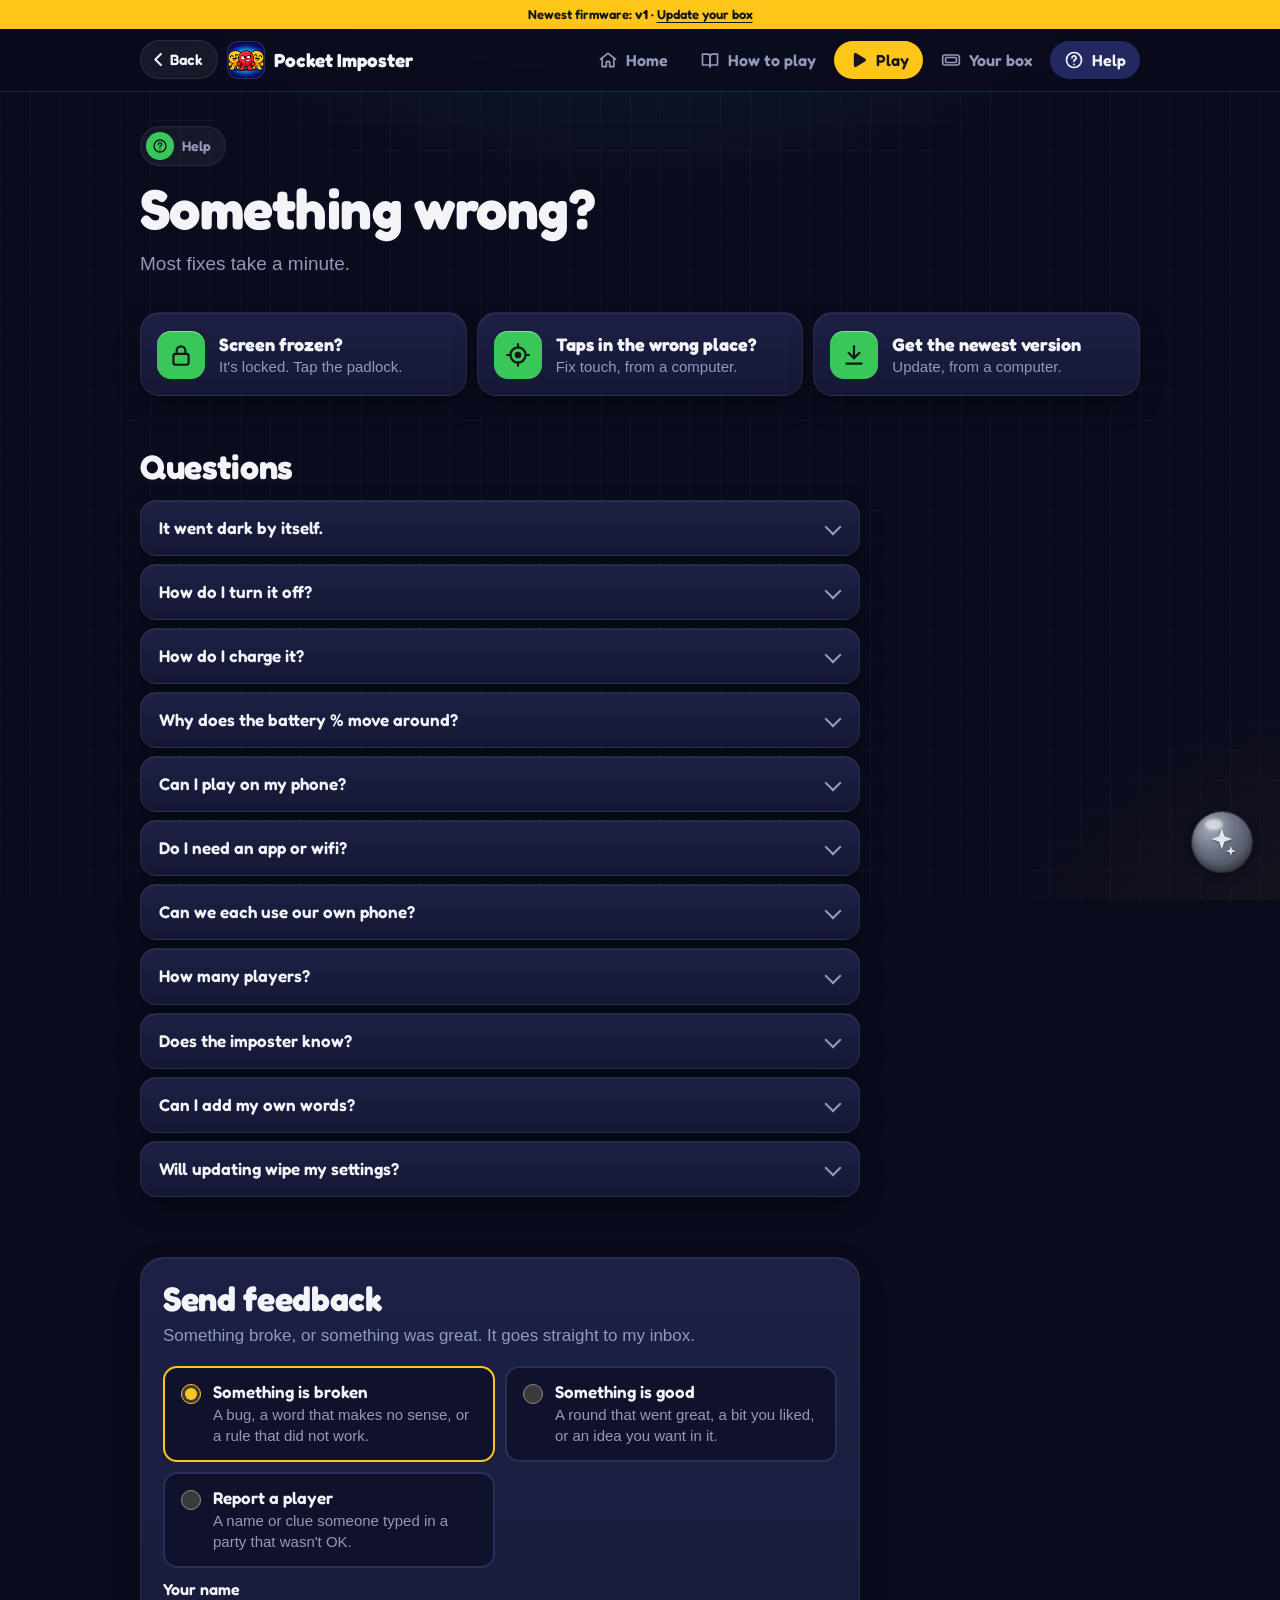
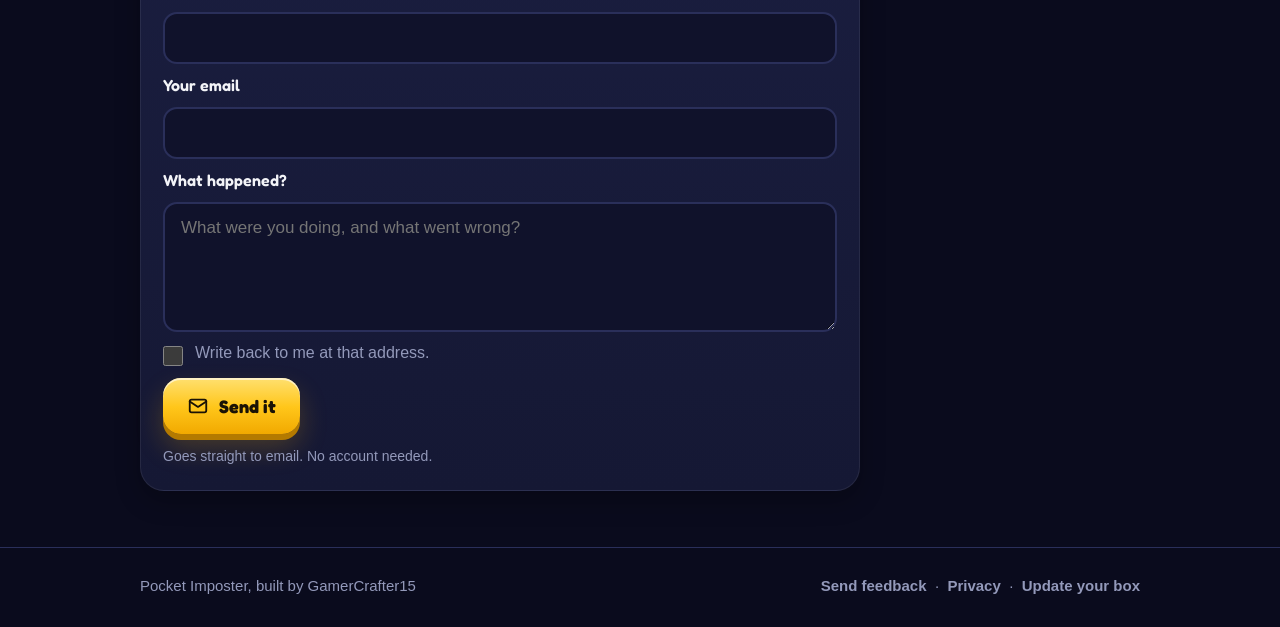
<file: feedback/index.html>
<!doctype html>
<html lang="en">
<head>
<meta charset="utf-8">
<meta name="robots" content="noindex,nofollow">
<title>Pocket Imposter</title>
<!-- This page moved in the 2026-11-15 remake. Generated by tools/site_shell.py. -->
<meta http-equiv="refresh" content="0; url=../help/#feedback">
<link rel="canonical" href="../help/#feedback">
</head>
<body style="background:#0E1016;color:#F3F4F8;font-family:sans-serif">
<p><a href="../help/#feedback" style="color:#FFC61A">This page moved. Tap here.</a></p>
</body>
</html>
</file>
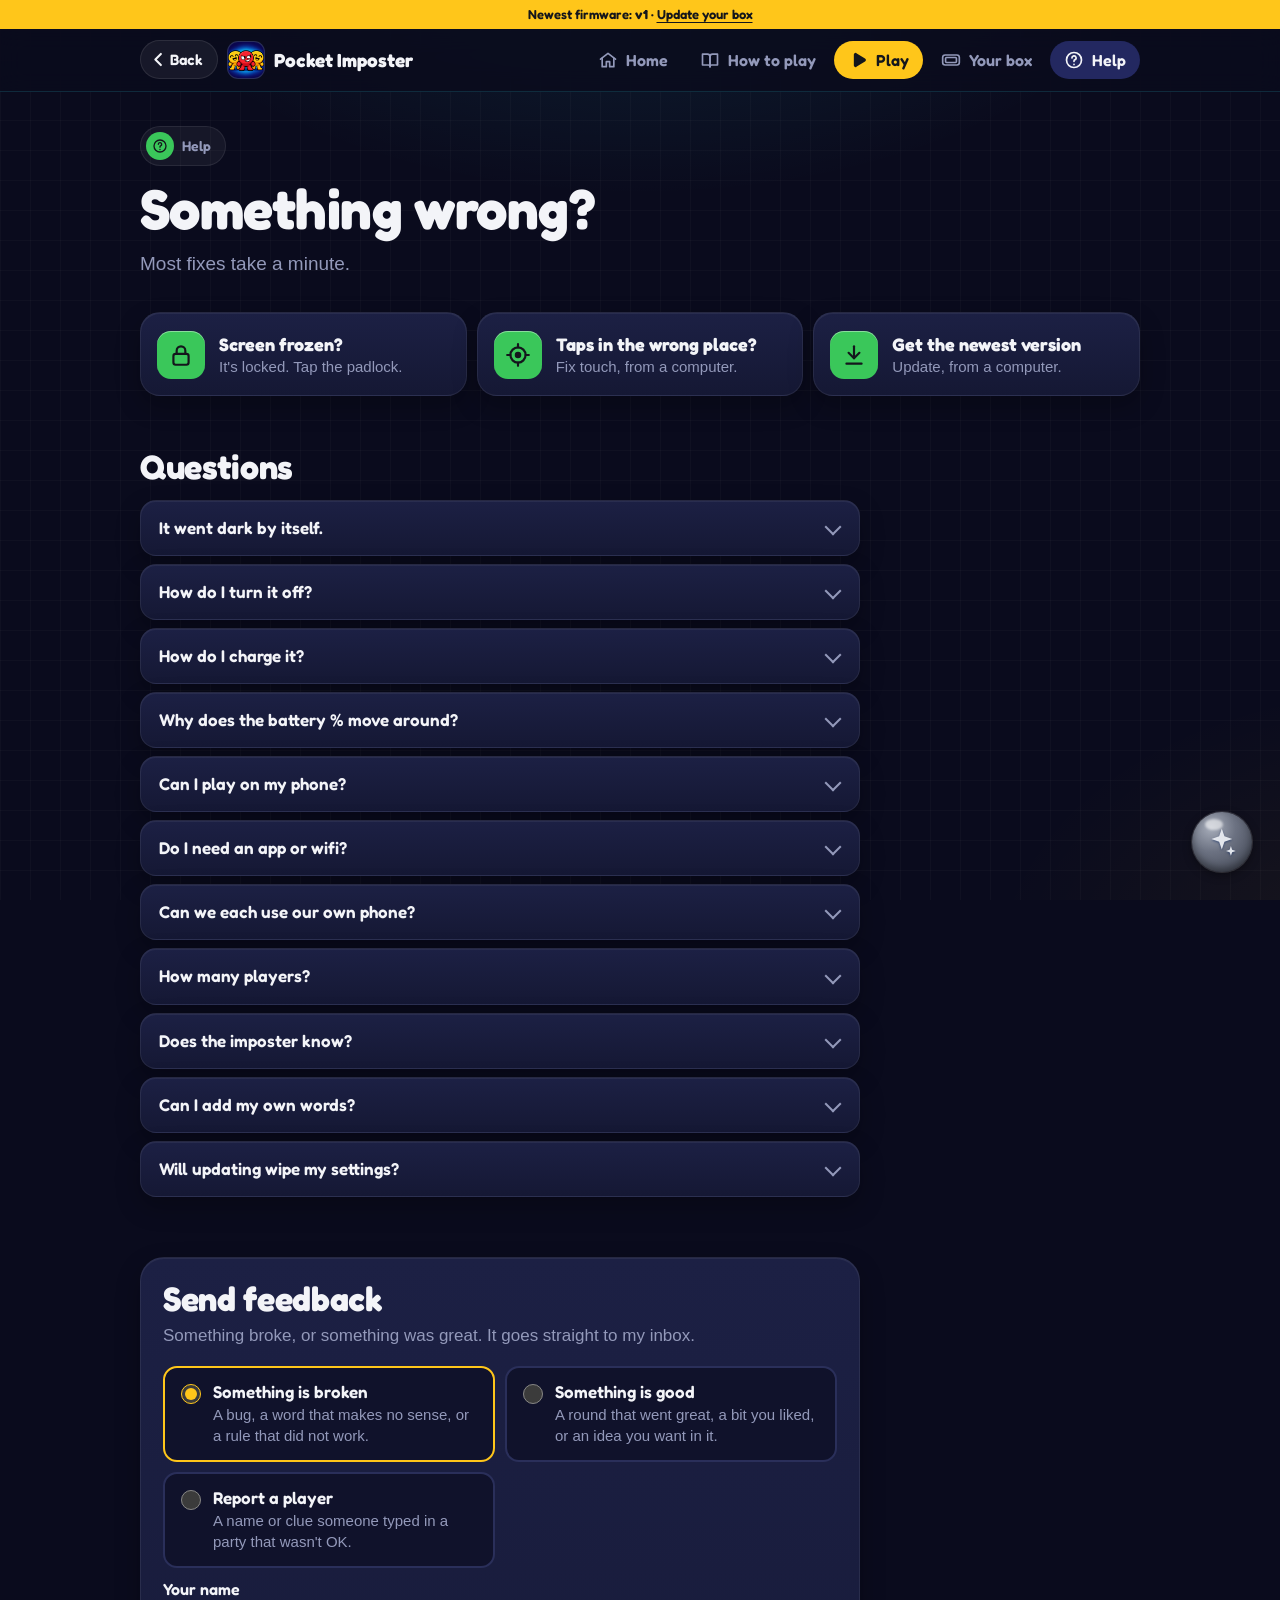
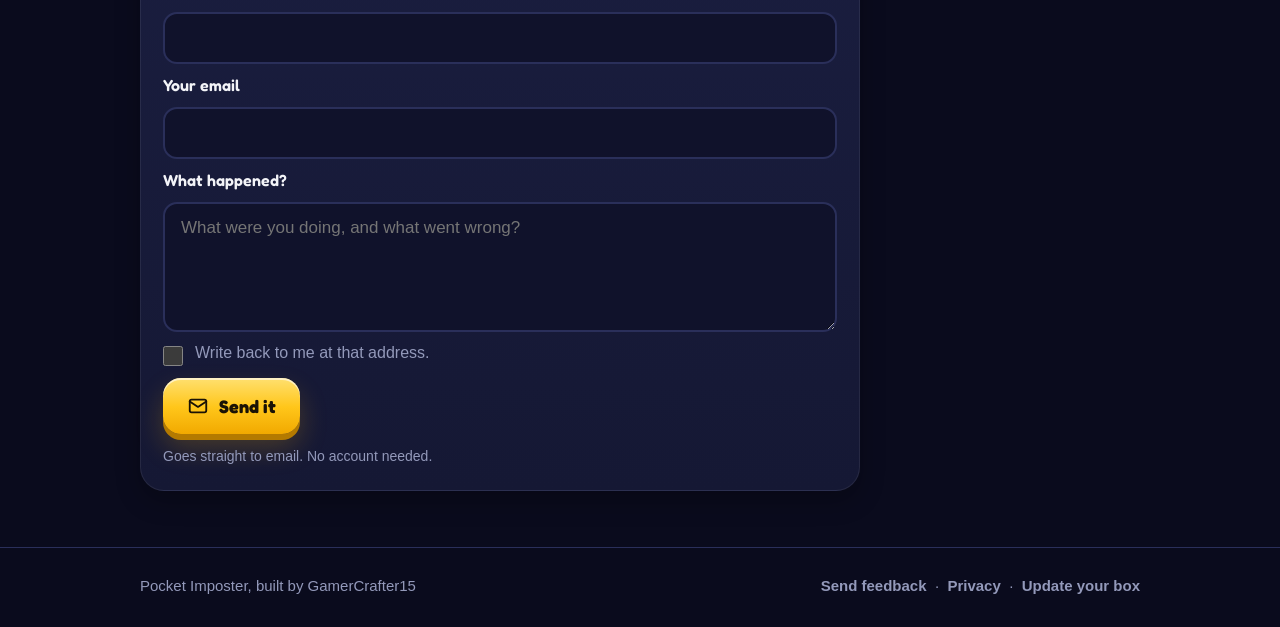
<file: help/index.html>
<!doctype html>
<html lang="en">
<head>
<!-- shell:head (generated by tools/site_shell.py - edit there, not here) -->
<meta charset="utf-8">
<meta name="viewport" content="width=device-width,initial-scale=1,viewport-fit=cover">
<meta name="robots" content="noindex,nofollow">
<meta name="theme-color" content="#0E1016">
<link rel="preconnect" href="https://fonts.googleapis.com">
<link rel="preconnect" href="https://fonts.gstatic.com" crossorigin>
<link href="https://fonts.googleapis.com/css2?family=Fredoka:wght@500;600;700&display=swap" rel="stylesheet">
<link rel="stylesheet" href="../site.css">
<link rel="icon" type="image/png" href="../logo.png">
<link rel="apple-touch-icon" href="../apple-touch-icon.png">
<!-- /shell:head -->
<title>Help · Pocket Imposter</title>
<meta name="description" content="Fixes, questions and feedback for Pocket Imposter.">
</head>
<body>
<!-- shell:top (generated by tools/site_shell.py - edit there, not here) -->
<div class="vbar" id="vbar"><a href="../update/">Update your box</a></div>
<header class="bar"><div class="wrap">
  <a class="backbtn" href="../" data-back><svg viewBox="0 0 24 24" aria-hidden="true" fill="none" stroke="currentColor" stroke-width="2.6" stroke-linecap="round" stroke-linejoin="round"><path d="M15 5l-7 7 7 7"/></svg><span>Back</span></a>
  <a class="brand" href="../"><span class="mark"></span><span>Pocket Imposter</span></a>
  <nav class="toptabs" aria-label="Pages"><a href="../"><svg viewBox="0 0 24 24" aria-hidden="true" fill="none" stroke="currentColor" stroke-width="2" stroke-linecap="round" stroke-linejoin="round"><path d="M3 11l9-7 9 7"/><path d="M5 10v10h5v-6h4v6h5V10"/></svg>Home</a><a href="../how-to-play/"><svg viewBox="0 0 24 24" aria-hidden="true" fill="none" stroke="currentColor" stroke-width="2" stroke-linecap="round" stroke-linejoin="round"><path d="M3 5h6a3 3 0 0 1 3 3v12a2 2 0 0 0-2-2H3z"/><path d="M21 5h-6a3 3 0 0 0-3 3v12a2 2 0 0 1 2-2h7z"/></svg>How to play</a><a href="../play/" class="play"><svg viewBox="0 0 24 24" aria-hidden="true" fill="none" stroke="currentColor" stroke-width="2" stroke-linecap="round" stroke-linejoin="round"><path d="M8 5.5v13a1 1 0 0 0 1.5.9l10.4-6.5a1 1 0 0 0 0-1.8L9.5 4.6A1 1 0 0 0 8 5.5z" fill="currentColor"/></svg>Play</a><a href="../box/"><svg viewBox="0 0 24 24" aria-hidden="true" fill="none" stroke="currentColor" stroke-width="2" stroke-linecap="round" stroke-linejoin="round"><rect x="2" y="6" width="20" height="12" rx="3"/><rect x="5.5" y="9" width="13" height="6" rx="1.2"/></svg>Your box</a><a href="../help/" aria-current="page"><svg viewBox="0 0 24 24" aria-hidden="true" fill="none" stroke="currentColor" stroke-width="2" stroke-linecap="round" stroke-linejoin="round"><circle cx="12" cy="12" r="9"/><path d="M9.5 9.5a2.5 2.5 0 1 1 3.4 2.3c-.6.3-.9.8-.9 1.4v.6"/><path d="M12 17.2v.1"/></svg>Help</a></nav>
</div></header>
<!-- /shell:top -->

<main>
<div class="wrap">
<div class="phead narrow">
  <span class="chip green"><i><svg viewBox="0 0 24 24" aria-hidden="true" fill="none" stroke="currentColor" stroke-width="2" stroke-linecap="round" stroke-linejoin="round"><circle cx="12" cy="12" r="9"/><path d="M9.5 9.5a2.5 2.5 0 1 1 3.4 2.3c-.6.3-.9.8-.9 1.4v.6"/><path d="M12 17.2v.1"/></svg></i>Help</span>
  <h1>Something wrong?</h1>
  <p class="lede">Most fixes take a minute.</p>
</div>

<section>
  <div class="fixes">
    <a class="fix" href="../box/#lock"><span class="ic"><svg viewBox="0 0 24 24" aria-hidden="true" fill="none" stroke="currentColor" stroke-width="2" stroke-linecap="round" stroke-linejoin="round"><rect x="5" y="11" width="14" height="10" rx="2"/><path d="M8 11V8a4 4 0 0 1 8 0v3"/></svg></span><span><b>Screen frozen?</b><span>It's locked. Tap the padlock.</span></span></a>
    <a class="fix" href="../calibrate/"><span class="ic"><svg viewBox="0 0 24 24" aria-hidden="true" fill="none" stroke="currentColor" stroke-width="2" stroke-linecap="round" stroke-linejoin="round"><circle cx="12" cy="12" r="7"/><circle cx="12" cy="12" r="2" fill="currentColor"/><path d="M12 2v3M12 19v3M2 12h3M19 12h3"/></svg></span><span><b>Taps in the wrong place?</b><span>Fix touch, from a computer.</span></span></a>
    <a class="fix" href="../update/"><span class="ic"><svg viewBox="0 0 24 24" aria-hidden="true" fill="none" stroke="currentColor" stroke-width="2" stroke-linecap="round" stroke-linejoin="round"><path d="M12 4v11"/><path d="M7 10l5 5 5-5"/><path d="M5 20h14"/></svg></span><span><b>Get the newest version</b><span>Update, from a computer.</span></span></a>
  </div>
</section>

<section id="questions" class="narrow">
  <div class="sec-h"><h2>Questions</h2></div>
  <details class="qa"><summary>It went dark by itself.</summary><p>That's normal. It dims after 1 minute and turns off after 10. Tap the screen to wake it.</p></details>
  <details class="qa"><summary>How do I turn it off?</summary><p>Tap OFF at the top right of the menu. There's no power switch.</p></details>
  <details class="qa"><summary>How do I charge it?</summary><p>Any USB-C phone charger. A cable isn't included.</p></details>
  <details class="qa"><summary>Why does the battery % move around?</summary><p>It's worked out from the battery's voltage, which dips while the screen is bright. While it's charging it just says Charging.</p></details>
  <details class="qa"><summary>Can I play on my phone?</summary><p>Yes, if you own a box. Open <a href="../play/">Play</a> and type the code from your box. To find it: Info, then tap the arrow until it says Play on your phone.</p></details>
  <details class="qa"><summary>Do I need an app or wifi?</summary><p>No. The box works on its own. Only the phone version needs internet.</p></details>
  <details class="qa"><summary>Can we each use our own phone?</summary><p>Yes. In Play, tap Play together. One person hosts and gets a 4-letter code. Send the invite by text or email, or everyone else taps Join and types the code. It needs internet, and it works from anywhere, even another state. Up to 15 players. New players join between rounds, and the host can remove anyone. No phone? The host adds you and you look at your card on theirs. Playing far apart? In Word, set Where is everyone? to Far apart and type your clues.</p></details>
  <details class="qa"><summary>How many players?</summary><p>3 to 15.</p></details>
  <details class="qa"><summary>Does the imposter know?</summary><p>Yes. Their card says IMPOSTER.</p></details>
  <details class="qa"><summary>Can I add my own words?</summary><p>In the phone game, yes: in Word mode tap Categories, then Make your own. The box has 450 words in 18 categories; the phone game has 880 in 28. No word repeats within 16 rounds.</p></details>
  <details class="qa"><summary>Will updating wipe my settings?</summary><p>No. Your settings stay as they are.</p></details>
</section>

<section id="feedback" class="narrow">
  <div class="report">
    <h2>Send feedback</h2>
    <p class="mut" style="margin-top:6px">Something broke, or something was great. It goes straight to my inbox.</p>
  <form id="fb" action="https://api.web3forms.com/submit" method="POST">
    <input type="hidden" name="access_key" value="a345cc60-c78b-4c0b-8a96-cdf37bbe7852">
    <input type="hidden" name="subject" id="subj" value="Pocket Imposter: a problem">
    <input type="hidden" name="from_name" value="Pocket Imposter site">
    <input type="checkbox" name="botcheck" class="hp" tabindex="-1" autocomplete="off">

    <div class="pick">
      <label class="opt"><input type="radio" name="Type" value="A problem" checked>
      <span><b>Something is broken</b>A bug, a word that makes no sense, or a rule that did not
      work.</span></label>
      <label class="opt"><input type="radio" name="Type" value="Something good">
      <span><b>Something is good</b>A round that went great, a bit you liked, or an idea you want
      in it.</span></label>
      <label class="opt"><input type="radio" name="Type" value="Report a player">
      <span><b>Report a player</b>A name or clue someone typed in a party that wasn't OK.</span></label>
    </div>

    <label for="n">Your name</label>
    <input id="n" type="text" name="name" required maxlength="60" autocomplete="name">

    <label for="e">Your email</label>
    <input id="e" type="email" name="email" required maxlength="90" autocomplete="email">

    <label for="m" id="mlab">What happened?</label>
    <textarea id="m" name="message" required maxlength="1200"
      placeholder="What were you doing, and what went wrong?"></textarea>

    <label class="tick"><input type="checkbox" id="rep" name="Reply" value="Yes please">
    <span>Write back to me at that address.</span></label>
    <input type="hidden" name="replyto" id="rto" value="" disabled>

    <button type="submit" class="cta gold"><svg viewBox="0 0 24 24" aria-hidden="true" fill="none" stroke="currentColor" stroke-width="2" stroke-linecap="round" stroke-linejoin="round"><rect x="3" y="5" width="18" height="14" rx="2"/><path d="M3 7l9 6 9-6"/></svg>Send it</button>
    <p class="small" id="msg">Goes straight to email. No account needed.</p>
  </form>
  </div>
</section>
</div>
</main>

<!-- shell:bottom (generated by tools/site_shell.py - edit there, not here) -->
<footer><div class="wrap">
  <span>Pocket Imposter, built by GamerCrafter15</span>
  <span><a href="../help/#feedback">Send feedback</a> &nbsp;·&nbsp; <a href="../privacy/">Privacy</a> &nbsp;·&nbsp; <a href="../update/">Update your box</a></span>
</div></footer>
<nav class="tabbar" aria-label="Pages"><a href="../"><svg viewBox="0 0 24 24" aria-hidden="true" fill="none" stroke="currentColor" stroke-width="2" stroke-linecap="round" stroke-linejoin="round"><path d="M3 11l9-7 9 7"/><path d="M5 10v10h5v-6h4v6h5V10"/></svg>Home</a><a href="../how-to-play/"><svg viewBox="0 0 24 24" aria-hidden="true" fill="none" stroke="currentColor" stroke-width="2" stroke-linecap="round" stroke-linejoin="round"><path d="M3 5h6a3 3 0 0 1 3 3v12a2 2 0 0 0-2-2H3z"/><path d="M21 5h-6a3 3 0 0 0-3 3v12a2 2 0 0 1 2-2h7z"/></svg>Learn</a><a class="play" href="../play/"><span class="disc"><svg viewBox="0 0 24 24" aria-hidden="true" fill="none" stroke="currentColor" stroke-width="2" stroke-linecap="round" stroke-linejoin="round"><path d="M8 5.5v13a1 1 0 0 0 1.5.9l10.4-6.5a1 1 0 0 0 0-1.8L9.5 4.6A1 1 0 0 0 8 5.5z" fill="currentColor"/></svg></span>Play</a><a href="../box/"><svg viewBox="0 0 24 24" aria-hidden="true" fill="none" stroke="currentColor" stroke-width="2" stroke-linecap="round" stroke-linejoin="round"><rect x="2" y="6" width="20" height="12" rx="3"/><rect x="5.5" y="9" width="13" height="6" rx="1.2"/></svg>Box</a><a href="../help/" aria-current="page"><svg viewBox="0 0 24 24" aria-hidden="true" fill="none" stroke="currentColor" stroke-width="2" stroke-linecap="round" stroke-linejoin="round"><circle cx="12" cy="12" r="9"/><path d="M9.5 9.5a2.5 2.5 0 1 1 3.4 2.3c-.6.3-.9.8-.9 1.4v.6"/><path d="M12 17.2v.1"/></svg>Help</a></nav>
<script src="../site.js" data-root="../"></script>
<button class="aibubble" data-ai aria-label="Ask for help"><span class="aiorb"><svg viewBox="0 0 24 24" aria-hidden="true"><path fill="currentColor" d="M12 2.5l1.9 5.6L19.5 10l-5.6 1.9L12 17.5l-1.9-5.6L4.5 10l5.6-1.9zM18.5 15l.9 2.6 2.6.9-2.6.9-.9 2.6-.9-2.6-2.6-.9 2.6-.9z"/></svg></span></button>
<script src="../ai.js"></script>
<script src="../tips.js"></script>
<script src="../sfx.js"></script>
<!-- /shell:bottom -->
<script>
/* Two small jobs. One: keep the subject line and the labels matching whichever
   kind of message you picked, so an email says at a glance whether it is a
   problem or not. Two: a throttle, three a day and a minute between sends.
   The throttle lives in this browser's own storage, so it is a speed bump for
   a person leaning on the button, not a wall. There is no server here to
   enforce anything - the real filters are the web3forms honeypot and the fact
   that every message has to carry an email address. */
(function(){
  var f = document.getElementById('fb');
  if (!f) return;
  var subj = document.getElementById('subj'),
      lab  = document.getElementById('mlab'),
      m    = document.getElementById('m'),
      rep  = document.getElementById('rep'),
      mail = document.getElementById('e'),
      rto  = document.getElementById('rto'),
      msg  = document.getElementById('msg'),
      kinds = f.querySelectorAll('input[name="Type"]'),
      // the line the button starts with, so a send that goes through can put
      // it back instead of leaving an earlier telling-off sitting there
      msgOk = msg.textContent;

  var TEXT = {
    'A problem':       ['Pocket Imposter: a problem', 'What happened?', 'What were you doing, and what went wrong?'],
    'Something good':  ['Pocket Imposter: something good', 'What was good?', 'What did you like, or what would you put in it?'],
    'Report a player': ['Pocket Imposter: report a player', 'What happened?', 'The party code, their name, and what they typed.']
  };
  // "Report a problem" in a party links here with ?type=report.
  if (/[?&]type=report\b/.test(location.search))
    for (var k = 0; k < kinds.length; k++) kinds[k].checked = kinds[k].value === 'Report a player';
  function sync() {
    var v = 'A problem', i;
    for (i = 0; i < kinds.length; i++) if (kinds[i].checked) v = kinds[i].value;
    var t = TEXT[v] || TEXT['A problem'];
    subj.value = t[0]; lab.textContent = t[1]; m.placeholder = t[2];
  }
  for (var i = 0; i < kinds.length; i++) kinds[i].addEventListener('change', sync);
  sync();

  function carry() { rto.disabled = !rep.checked; rto.value = mail.value; }
  rep.addEventListener('change', carry);
  mail.addEventListener('input', carry);
  carry();

  var KEY = 'pi_feedback_sent', MAX = 3, DAY = 86400000, GAP = 60000;
  function sent() {
    var now = Date.now(), out = [], i, a;
    try { a = JSON.parse(localStorage.getItem(KEY)) || []; } catch (e) { a = []; }
    for (i = 0; i < a.length; i++) if (typeof a[i] === 'number' && now - a[i] < DAY) out.push(a[i]);
    return out;
  }
  function stop(text) {
    msg.textContent = text;
    msg.className = 'small bad';
  }
  f.addEventListener('submit', function (ev) {
    carry();
    var a = sent(), now = Date.now();
    if (a.length >= MAX) {
      ev.preventDefault();
      stop('That is three messages today already. Send the next one tomorrow.');
      return;
    }
    if (a.length && now - a[a.length - 1] < GAP) {
      ev.preventDefault();
      stop('Give it a minute before you send another one.');
      return;
    }
    a.push(now);
    // Clear a red warning from an earlier blocked attempt, so the line under
    // the button is not still telling you off while the message goes.
    msg.className = 'small';
    msg.textContent = msgOk;
    try { localStorage.setItem(KEY, JSON.stringify(a)); } catch (e) {}
  });
})();
</script>
</body>
</html>
</file>
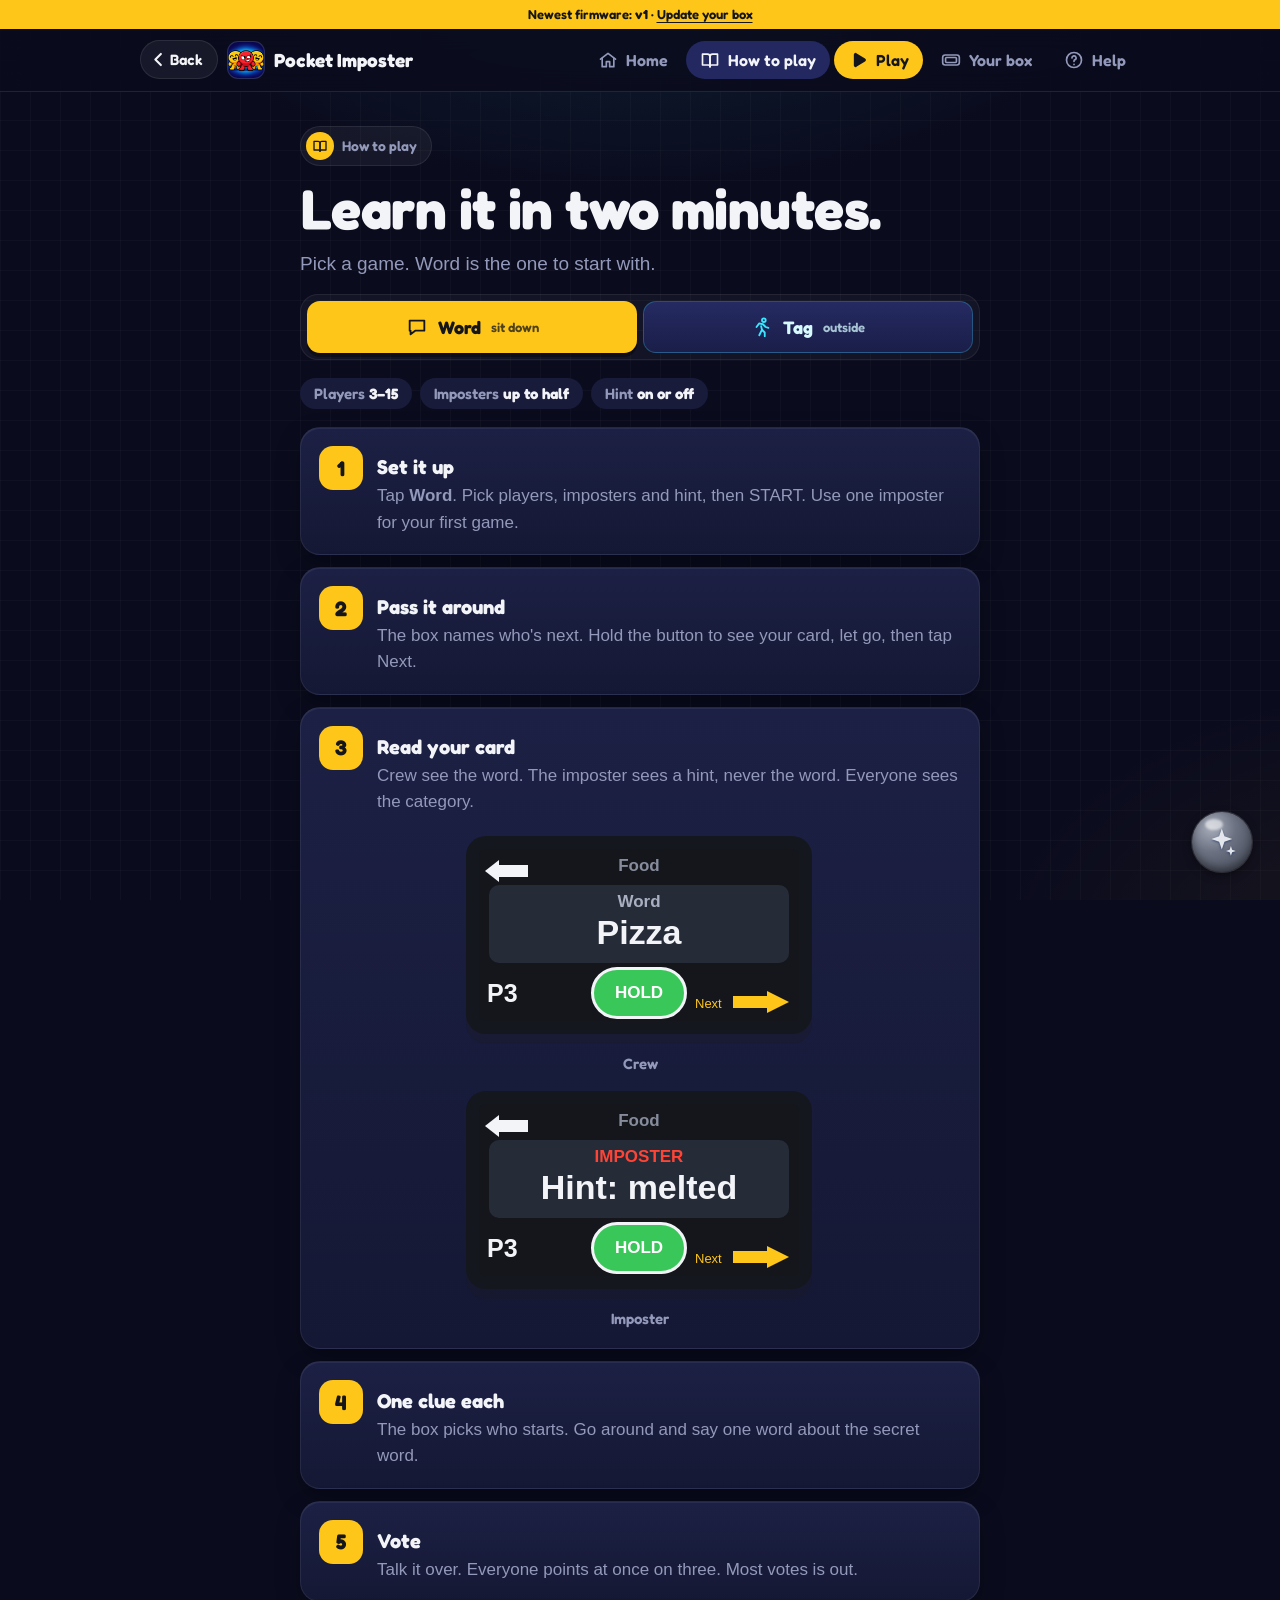
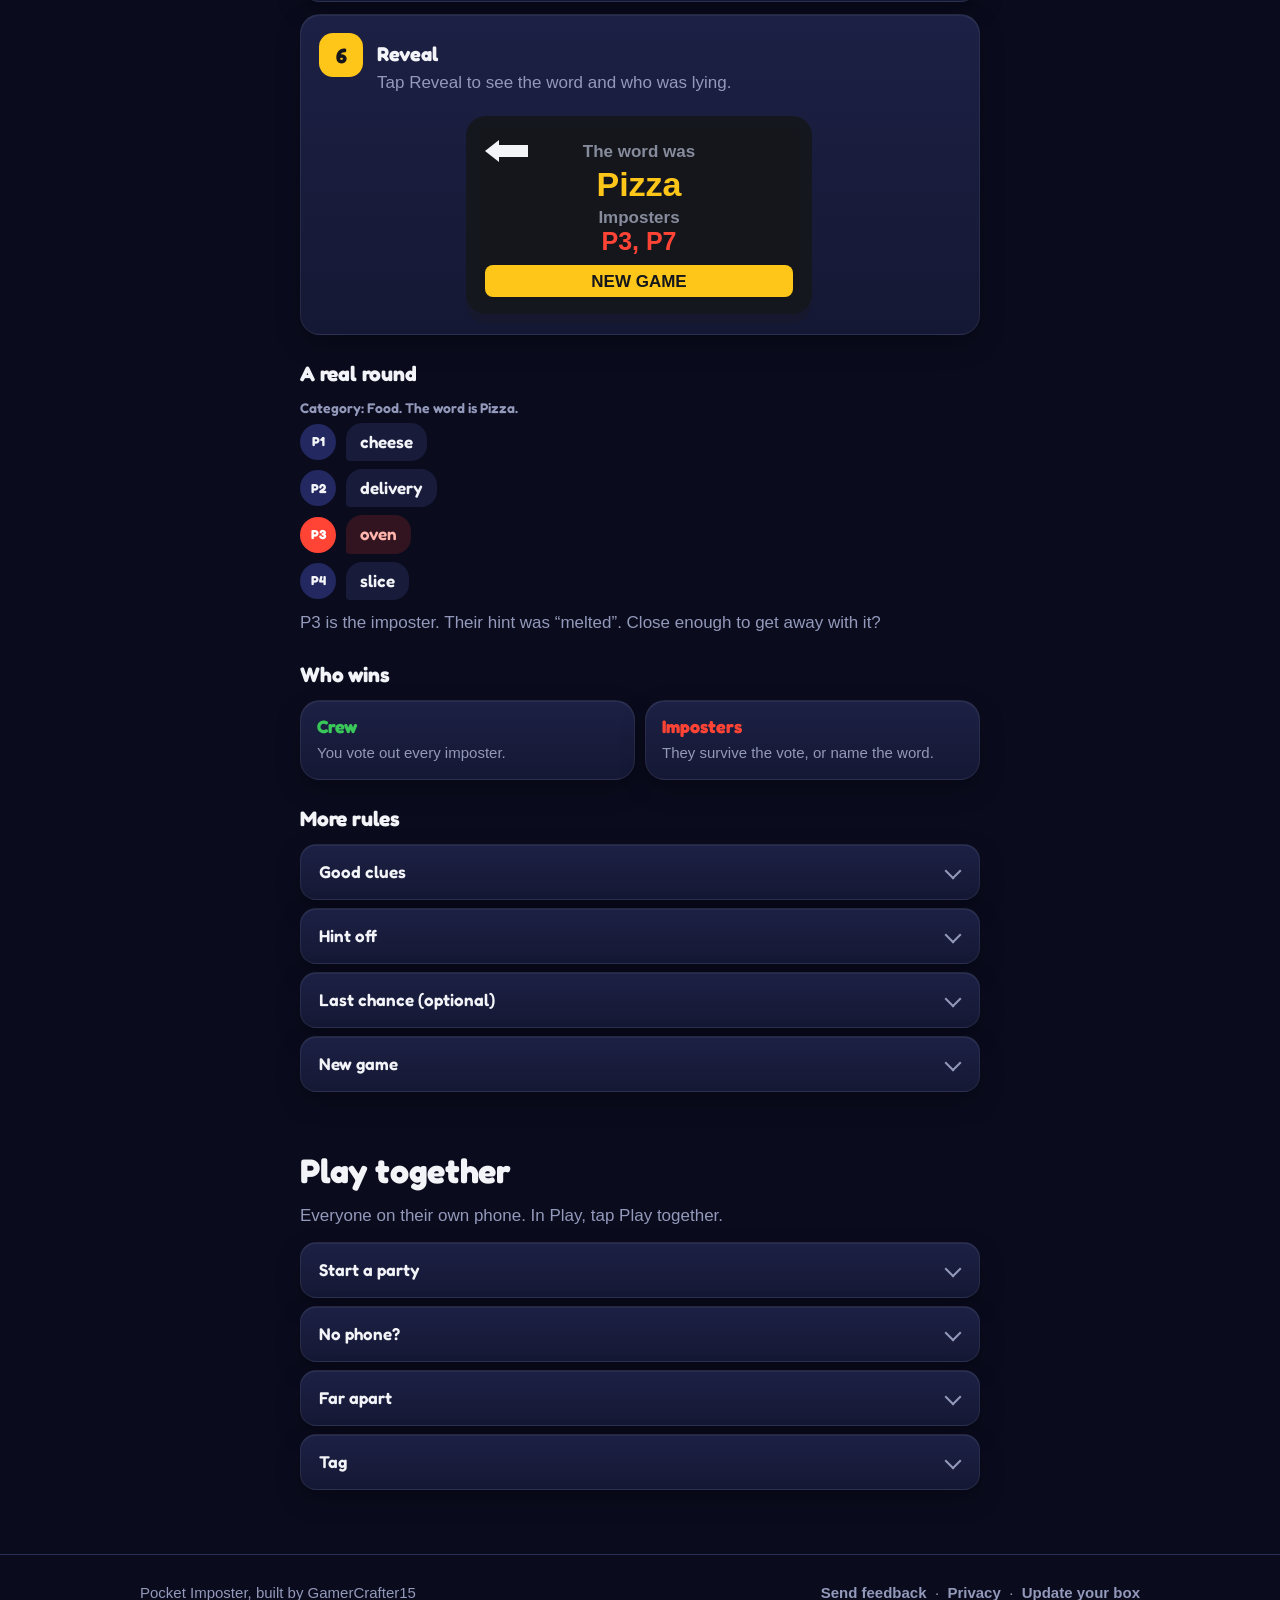
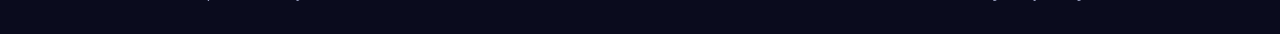
<file: how-to-play/index.html>
<!doctype html>
<html lang="en">
<head>
<!-- shell:head (generated by tools/site_shell.py - edit there, not here) -->
<meta charset="utf-8">
<meta name="viewport" content="width=device-width,initial-scale=1,viewport-fit=cover">
<meta name="robots" content="noindex,nofollow">
<meta name="theme-color" content="#0E1016">
<link rel="preconnect" href="https://fonts.googleapis.com">
<link rel="preconnect" href="https://fonts.gstatic.com" crossorigin>
<link href="https://fonts.googleapis.com/css2?family=Fredoka:wght@500;600;700&display=swap" rel="stylesheet">
<link rel="stylesheet" href="../site.css">
<link rel="icon" type="image/png" href="../logo.png">
<link rel="apple-touch-icon" href="../apple-touch-icon.png">
<!-- /shell:head -->
<title>How to play · Pocket Imposter</title>
<meta name="description" content="Learn Word and Tag in two minutes.">
</head>
<body>
<!-- shell:top (generated by tools/site_shell.py - edit there, not here) -->
<div class="vbar" id="vbar"><a href="../update/">Update your box</a></div>
<header class="bar"><div class="wrap">
  <a class="backbtn" href="../" data-back><svg viewBox="0 0 24 24" aria-hidden="true" fill="none" stroke="currentColor" stroke-width="2.6" stroke-linecap="round" stroke-linejoin="round"><path d="M15 5l-7 7 7 7"/></svg><span>Back</span></a>
  <a class="brand" href="../"><span class="mark"></span><span>Pocket Imposter</span></a>
  <nav class="toptabs" aria-label="Pages"><a href="../"><svg viewBox="0 0 24 24" aria-hidden="true" fill="none" stroke="currentColor" stroke-width="2" stroke-linecap="round" stroke-linejoin="round"><path d="M3 11l9-7 9 7"/><path d="M5 10v10h5v-6h4v6h5V10"/></svg>Home</a><a href="../how-to-play/" aria-current="page"><svg viewBox="0 0 24 24" aria-hidden="true" fill="none" stroke="currentColor" stroke-width="2" stroke-linecap="round" stroke-linejoin="round"><path d="M3 5h6a3 3 0 0 1 3 3v12a2 2 0 0 0-2-2H3z"/><path d="M21 5h-6a3 3 0 0 0-3 3v12a2 2 0 0 1 2-2h7z"/></svg>How to play</a><a href="../play/" class="play"><svg viewBox="0 0 24 24" aria-hidden="true" fill="none" stroke="currentColor" stroke-width="2" stroke-linecap="round" stroke-linejoin="round"><path d="M8 5.5v13a1 1 0 0 0 1.5.9l10.4-6.5a1 1 0 0 0 0-1.8L9.5 4.6A1 1 0 0 0 8 5.5z" fill="currentColor"/></svg>Play</a><a href="../box/"><svg viewBox="0 0 24 24" aria-hidden="true" fill="none" stroke="currentColor" stroke-width="2" stroke-linecap="round" stroke-linejoin="round"><rect x="2" y="6" width="20" height="12" rx="3"/><rect x="5.5" y="9" width="13" height="6" rx="1.2"/></svg>Your box</a><a href="../help/"><svg viewBox="0 0 24 24" aria-hidden="true" fill="none" stroke="currentColor" stroke-width="2" stroke-linecap="round" stroke-linejoin="round"><circle cx="12" cy="12" r="9"/><path d="M9.5 9.5a2.5 2.5 0 1 1 3.4 2.3c-.6.3-.9.8-.9 1.4v.6"/><path d="M12 17.2v.1"/></svg>Help</a></nav>
</div></header>
<!-- /shell:top -->

<main>
<div class="wrap narrow">
<div class="phead">
  <span class="chip gold"><i><svg viewBox="0 0 24 24" aria-hidden="true" fill="none" stroke="currentColor" stroke-width="2" stroke-linecap="round" stroke-linejoin="round"><path d="M3 5h6a3 3 0 0 1 3 3v12a2 2 0 0 0-2-2H3z"/><path d="M21 5h-6a3 3 0 0 0-3 3v12a2 2 0 0 1 2-2h7z"/></svg></i>How to play</span>
  <h1>Learn it in two minutes.</h1>
  <p class="lede">Pick a game. Word is the one to start with.</p>
</div>

<div class="seg" role="tablist" aria-label="Game">
  <button class="word" role="tab" id="t-word" aria-controls="word" aria-selected="true" data-panel="word"><svg viewBox="0 0 24 24" aria-hidden="true" fill="none" stroke="currentColor" stroke-width="2" stroke-linecap="round" stroke-linejoin="round"><path d="M4 5h16v11H10l-5 4v-4H4z"/></svg>Word <small>sit down</small></button>
  <button class="tag" role="tab" id="t-tag" aria-controls="tag" aria-selected="false" data-panel="tag"><svg viewBox="0 0 24 24" aria-hidden="true" fill="none" stroke="currentColor" stroke-width="2" stroke-linecap="round" stroke-linejoin="round"><circle cx="14" cy="4.5" r="2"/><path d="M9 21l3-6 3 3v4"/><path d="M6 12l3-4 4 1 3 3 3 1"/><path d="M12 15l-1-4"/></svg>Tag <small>outside</small></button>
</div>

<div class="panel word-p" id="word" role="tabpanel" aria-labelledby="t-word">
  <div class="setup"><span>Players <b>3&ndash;15</b></span><span>Imposters <b>up to half</b></span><span>Hint <b>on or off</b></span></div>
  <ol class="steps">
    <li><span class="n">1</span><div><b>Set it up</b><p>Tap <b>Word</b>. Pick players, imposters and hint, then START. Use one imposter for your first game.</p></div></li>
    <li><span class="n">2</span><div><b>Pass it around</b><p>The box names who's next. Hold the button to see your card, let go, then tap Next.</p></div></li>
    <li><span class="n">3</span><div><b>Read your card</b><p>Crew see the word. The imposter sees a hint, never the word. Everyone sees the category.</p></div><div class="shots"><div class="shot">
      <div class="frame"><div class="bezel"><div class="screen">
        <div class="back"></div>
        <div class="s12 dim ctr" style="top:8px">Food</div>
        <div class="box"></div>
        <div class="s12 ctr" style="top:44px;color:#A9AFC0">Word</div>
        <div class="s24 ctr" style="top:66px">Pizza</div>
        <div class="hold on">HOLD</div>
        <div class="s18" style="left:8px;top:132px">P3</div>
        <div class="s9" style="left:216px;top:148px;color:#FFC61A">Next</div>
        <div class="fwd"></div>
      </div></div></div>
      <p class="cap">Crew</p>
</div><div class="shot">
      <div class="frame"><div class="bezel"><div class="screen">
        <div class="back"></div>
        <div class="s12 dim ctr" style="top:8px">Food</div>
        <div class="box"></div>
        <div class="s12 ctr" style="top:44px;color:#FF4436">IMPOSTER</div>
        <div class="s24 ctr" style="top:66px">Hint: melted</div>
        <div class="hold on">HOLD</div>
        <div class="s18" style="left:8px;top:132px">P3</div>
        <div class="s9" style="left:216px;top:148px;color:#FFC61A">Next</div>
        <div class="fwd"></div>
      </div></div></div>
      <p class="cap">Imposter</p>
</div></div></li>
    <li><span class="n">4</span><div><b>One clue each</b><p>The box picks who starts. Go around and say one word about the secret word.</p></div></li>
    <li><span class="n">5</span><div><b>Vote</b><p>Talk it over. Everyone points at once on three. Most votes is out.</p></div></li>
    <li><span class="n">6</span><div><b>Reveal</b><p>Tap Reveal to see the word and who was lying.</p></div><div class="shots"><div class="shot">
      <div class="frame"><div class="bezel"><div class="screen">
        <div class="back"></div>
        <div class="s12 dim ctr" style="top:14px">The word was</div>
        <div class="s24 ctr" style="top:38px;color:#FFC61A">Pizza</div>
        <div class="s12 dim ctr" style="top:80px">Imposters</div>
        <div class="s18 ctr" style="top:100px;color:#FF4436">P3, P7</div>
        <div class="gbar" style="left:6px;top:136px;width:308px;height:32px">NEW GAME</div>
      </div></div></div>
    </div></div></li>
  </ol>

  <section>
  <h3>A real round</h3>
  <div class="chat">
    <p class="cat">Category: Food. The word is Pizza.</p>
    <div><i>P1</i><span>cheese</span></div>
    <div><i>P2</i><span>delivery</span></div>
    <div class="imp"><i>P3</i><span>oven</span></div>
    <div><i>P4</i><span>slice</span></div>
  </div>
  <p class="mut" style="margin-top:10px">P3 is the imposter. Their hint was &ldquo;melted&rdquo;. Close enough to get away with it?</p>
  </section>

  <h3>Who wins</h3>
  <div class="win">
    <div class="crew"><b>Crew</b><p>You vote out every imposter.</p></div>
    <div class="imp"><b>Imposters</b><p>They survive the vote, or name the word.</p></div>
  </div>

  <section>
  <h3 style="margin-bottom:12px">More rules</h3>
  <details class="qa"><summary>Good clues</summary><p>Don't say the word. Too obvious and the imposter figures it out. Too vague and you look guilty.</p></details>
  <details class="qa"><summary>Hint off</summary><p>The imposter only gets the category. Much harder.</p></details>
  <details class="qa"><summary>Last chance (optional)</summary><p>If the imposter is voted out but can name the word, they win anyway. Decide before you start.</p></details>
  <details class="qa"><summary>New game</summary><p>Keeps your setup and deals a fresh word. No word repeats within 16 rounds.</p></details>
  </section>
</div>

<div class="panel tag-p" id="tag" role="tabpanel" aria-labelledby="t-tag" hidden>
  <div class="setup"><span>Players <b>3&ndash;15</b></span><span>Imposters <b>up to half</b></span><span>Meetings <b>0&ndash;9</b></span></div>
  <ol class="steps">
    <li><span class="n">1</span><div><b>Set it up</b><p>Tap <b>Tag</b>. Pick players, imposters and how many emergency meetings you all share. Tap START.</p></div></li>
    <li><span class="n">2</span><div><b>See your role</b><p>Pass the box. Hold the button to see CREW or IMPOSTER, then tap Next.</p></div><div class="shots"><div class="shot">
      <div class="frame"><div class="bezel"><div class="screen">
        <div class="back"></div>
        <div class="box"></div>
        <div class="s24 ctr" style="top:50px;color:#FF4436">IMPOSTER</div>
        <div class="s9 ctr" style="top:93px;color:#A9AFC0">Tag them. Blend in.</div>
        <div class="hold on">HOLD</div>
        <div class="s18" style="left:8px;top:132px">P3</div>
        <div class="s9" style="left:216px;top:148px;color:#FFC61A">Next</div>
        <div class="fwd"></div>
      </div></div></div>
      <p class="cap">An imposter's card</p>
</div></div></li>
    <li><span class="n">3</span><div><b>Go play</b><p>Leave the box where everyone can reach it. Pick somewhere with things to hide behind.</p></div><div class="shots"><div class="shot">
      <div class="frame"><div class="bezel"><div class="screen">
        <!-- No back arrow, and that is not an omission: the firmware draws none
             on this screen. Back went to Home and binned a live round, so it
             was taken out. The tiles are at y=44 and 84 tall, the same numbers
             drawMeetingTile and drawCooldownTile use. -->
        <div class="tile" style="left:8px;top:44px;width:148px;height:84px"></div>
        <div class="s12" style="left:8px;top:48px;width:148px;text-align:center;color:#A9AFC0">MEETINGS</div>
        <div class="s24" style="left:8px;top:74px;width:148px;text-align:center;color:#FFC61A">2</div>
        <div class="s9" style="left:8px;top:110px;width:148px;text-align:center;color:#A9AFC0">tap to use one</div>
        <div class="tile" style="left:164px;top:44px;width:148px;height:84px"></div>
        <div class="s12" style="left:164px;top:48px;width:148px;text-align:center;color:#A9AFC0">NEXT TAG</div>
        <div class="s24" style="left:164px;top:74px;width:148px;text-align:center;color:#FF4436">23</div>
        <div class="s9" style="left:164px;top:110px;width:148px;text-align:center;color:#A9AFC0">tap to restart</div>
        <div class="tile" style="left:8px;top:134px;width:148px;height:34px;display:flex;
          align-items:center;justify-content:center;font-size:17px;color:#F2F4F8">Reveal</div>
        <div class="gbar" style="left:164px;top:134px;width:148px;height:34px">New game</div>
      </div></div></div>
      <p class="cap">The play screen</p>
</div></div></li>
    <li><span class="n">4</span><div><b>Tag</b><p>Only imposters tag. Tagged? Lie down right where you are. That's a body.</p></div></li>
    <li><span class="n">5</span><div><b>Meet</b><p>Find a body, or call an emergency meeting. Everyone gathers, talks, then votes. The phone game runs the vote and counts out who's voted out.</p></div></li>
    <li><span class="n">6</span><div><b>3, 2, 1, UP!</b><p>End every meeting with it. Everyone lying down gets up together, then no tagging for 15 seconds. The phone game counts it down.</p></div></li>
  </ol>

  <section>
  <h3>Tag cooldown</h3>
  <p class="mut" style="margin:6px 0 8px">After a tag, the imposter taps the right tile and waits for zero before tagging again.</p>
  <table class="cool">
    <tr><td>3&ndash;6 players</td><td>45 sec</td></tr>
    <tr><td>7&ndash;10 players</td><td>30 sec</td></tr>
    <tr><td>11&ndash;15 players</td><td>20 sec</td></tr>
  </table>
  <p class="mut" style="margin-top:6px;font-size:15px">Plus 10 seconds for each imposter after the first.</p>
  </section>

  <h3>Who wins</h3>
  <div class="win">
    <div class="crew"><b>Crew</b><p>Every imposter is voted out.</p></div>
    <div class="imp"><b>Imposters</b><p>There are at least as many imposters left as crew.</p></div>
  </div>

  <section>
  <h3 style="margin-bottom:12px">More rules</h3>
  <details class="qa"><summary>Body or emergency meeting</summary><p>A body meeting is free, as many as you want. Emergency meetings come from the shared count on the box. The phone game also lets you cap how many any one player can call, and asks who's calling each one.</p></details>
  <details class="qa"><summary>Fake deaths</summary><p>Anyone can lie down without being tagged, to bait or confuse. Fakers get up at the end of the next meeting.</p></details>
  <details class="qa"><summary>Out? You're a ghost</summary><p>Tagged or voted out, go quiet and step off the play area. Never say who tagged you.</p></details>
  <details class="qa"><summary>Voting</summary><p>Every meeting ends in a vote: point at once on three, most votes is out. It's the only way crew get imposters out.</p></details>
  <details class="qa"><summary>Voting on the phone</summary><p>Pass the phone, or vote on your own in Play together. Tap a name, then Submit. Not sure? Skip. A tie, or more skips than votes, means nobody's out. Got tagged? Pick I got tagged on your ballot.</p></details>
  </section>
</div>
<section id="together">
  <div class="sec-h"><h2>Play together</h2></div>
  <p class="mut" style="margin:6px 0 12px">Everyone on their own phone. In Play, tap Play together.</p>
  <details class="qa"><summary>Start a party</summary><p>One person taps Host and gets a 4-letter code. Send the invite in Messages or Mail. Tapping it opens the game; they type a name and they're in. Or they tap Join and type the code.</p></details>
  <details class="qa"><summary>No phone?</summary><p>The host taps Add, and that player looks at their card on the host's phone.</p></details>
  <details class="qa"><summary>Far apart</summary><p>In Word, set Where is everyone? to Far apart. Everyone types a clue on their turn, then votes on their phone. One imposter, and it needs internet.</p></details>
  <details class="qa"><summary>Tag</summary><p>Anyone calls a meeting or reports a body from their own phone, and everyone votes on theirs.</p></details>
</section>
</div>
</main>

<!-- shell:bottom (generated by tools/site_shell.py - edit there, not here) -->
<footer><div class="wrap">
  <span>Pocket Imposter, built by GamerCrafter15</span>
  <span><a href="../help/#feedback">Send feedback</a> &nbsp;·&nbsp; <a href="../privacy/">Privacy</a> &nbsp;·&nbsp; <a href="../update/">Update your box</a></span>
</div></footer>
<nav class="tabbar" aria-label="Pages"><a href="../"><svg viewBox="0 0 24 24" aria-hidden="true" fill="none" stroke="currentColor" stroke-width="2" stroke-linecap="round" stroke-linejoin="round"><path d="M3 11l9-7 9 7"/><path d="M5 10v10h5v-6h4v6h5V10"/></svg>Home</a><a href="../how-to-play/" aria-current="page"><svg viewBox="0 0 24 24" aria-hidden="true" fill="none" stroke="currentColor" stroke-width="2" stroke-linecap="round" stroke-linejoin="round"><path d="M3 5h6a3 3 0 0 1 3 3v12a2 2 0 0 0-2-2H3z"/><path d="M21 5h-6a3 3 0 0 0-3 3v12a2 2 0 0 1 2-2h7z"/></svg>Learn</a><a class="play" href="../play/"><span class="disc"><svg viewBox="0 0 24 24" aria-hidden="true" fill="none" stroke="currentColor" stroke-width="2" stroke-linecap="round" stroke-linejoin="round"><path d="M8 5.5v13a1 1 0 0 0 1.5.9l10.4-6.5a1 1 0 0 0 0-1.8L9.5 4.6A1 1 0 0 0 8 5.5z" fill="currentColor"/></svg></span>Play</a><a href="../box/"><svg viewBox="0 0 24 24" aria-hidden="true" fill="none" stroke="currentColor" stroke-width="2" stroke-linecap="round" stroke-linejoin="round"><rect x="2" y="6" width="20" height="12" rx="3"/><rect x="5.5" y="9" width="13" height="6" rx="1.2"/></svg>Box</a><a href="../help/"><svg viewBox="0 0 24 24" aria-hidden="true" fill="none" stroke="currentColor" stroke-width="2" stroke-linecap="round" stroke-linejoin="round"><circle cx="12" cy="12" r="9"/><path d="M9.5 9.5a2.5 2.5 0 1 1 3.4 2.3c-.6.3-.9.8-.9 1.4v.6"/><path d="M12 17.2v.1"/></svg>Help</a></nav>
<script src="../site.js" data-root="../"></script>
<button class="aibubble" data-ai aria-label="Ask for help"><span class="aiorb"><svg viewBox="0 0 24 24" aria-hidden="true"><path fill="currentColor" d="M12 2.5l1.9 5.6L19.5 10l-5.6 1.9L12 17.5l-1.9-5.6L4.5 10l5.6-1.9zM18.5 15l.9 2.6 2.6.9-2.6.9-.9 2.6-.9-2.6-2.6-.9 2.6-.9z"/></svg></span></button>
<script src="../ai.js"></script>
<script src="../tips.js"></script>
<script src="../sfx.js"></script>
<!-- /shell:bottom -->
</body>
</html>
</file>
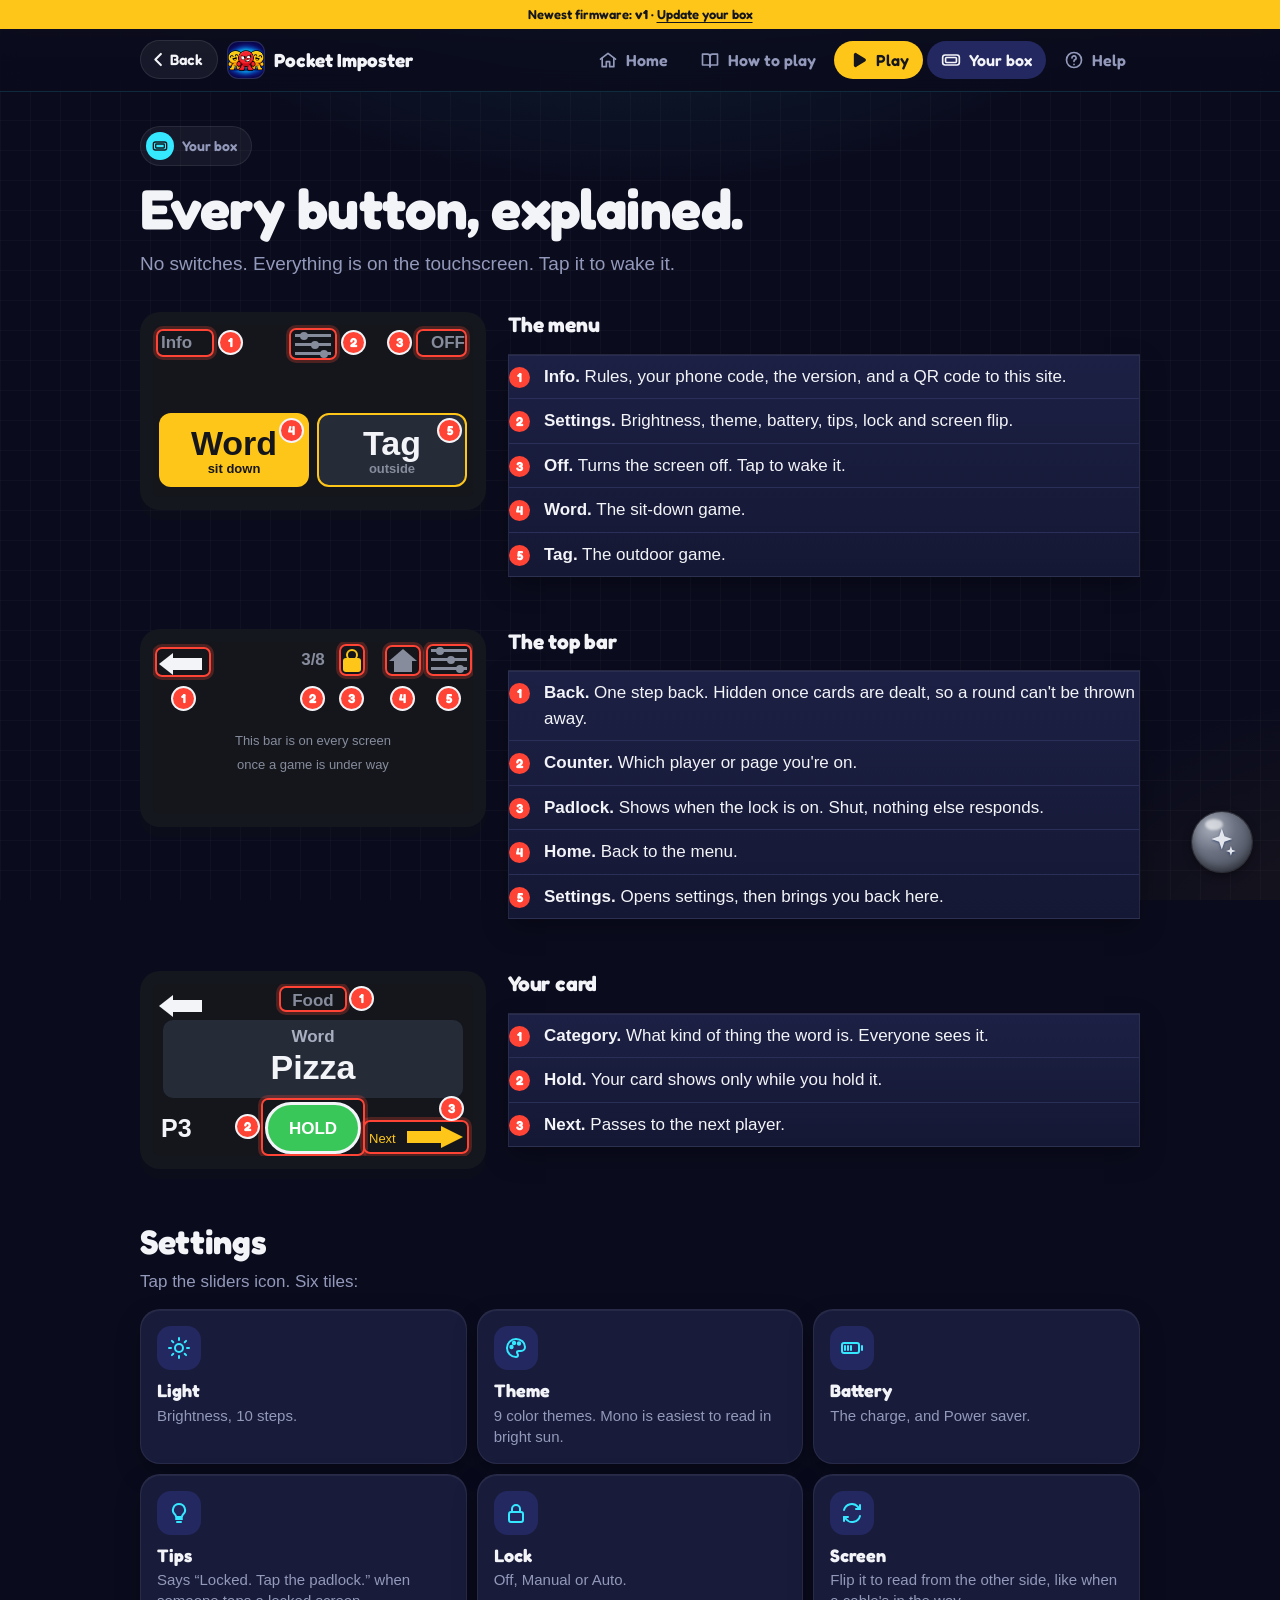
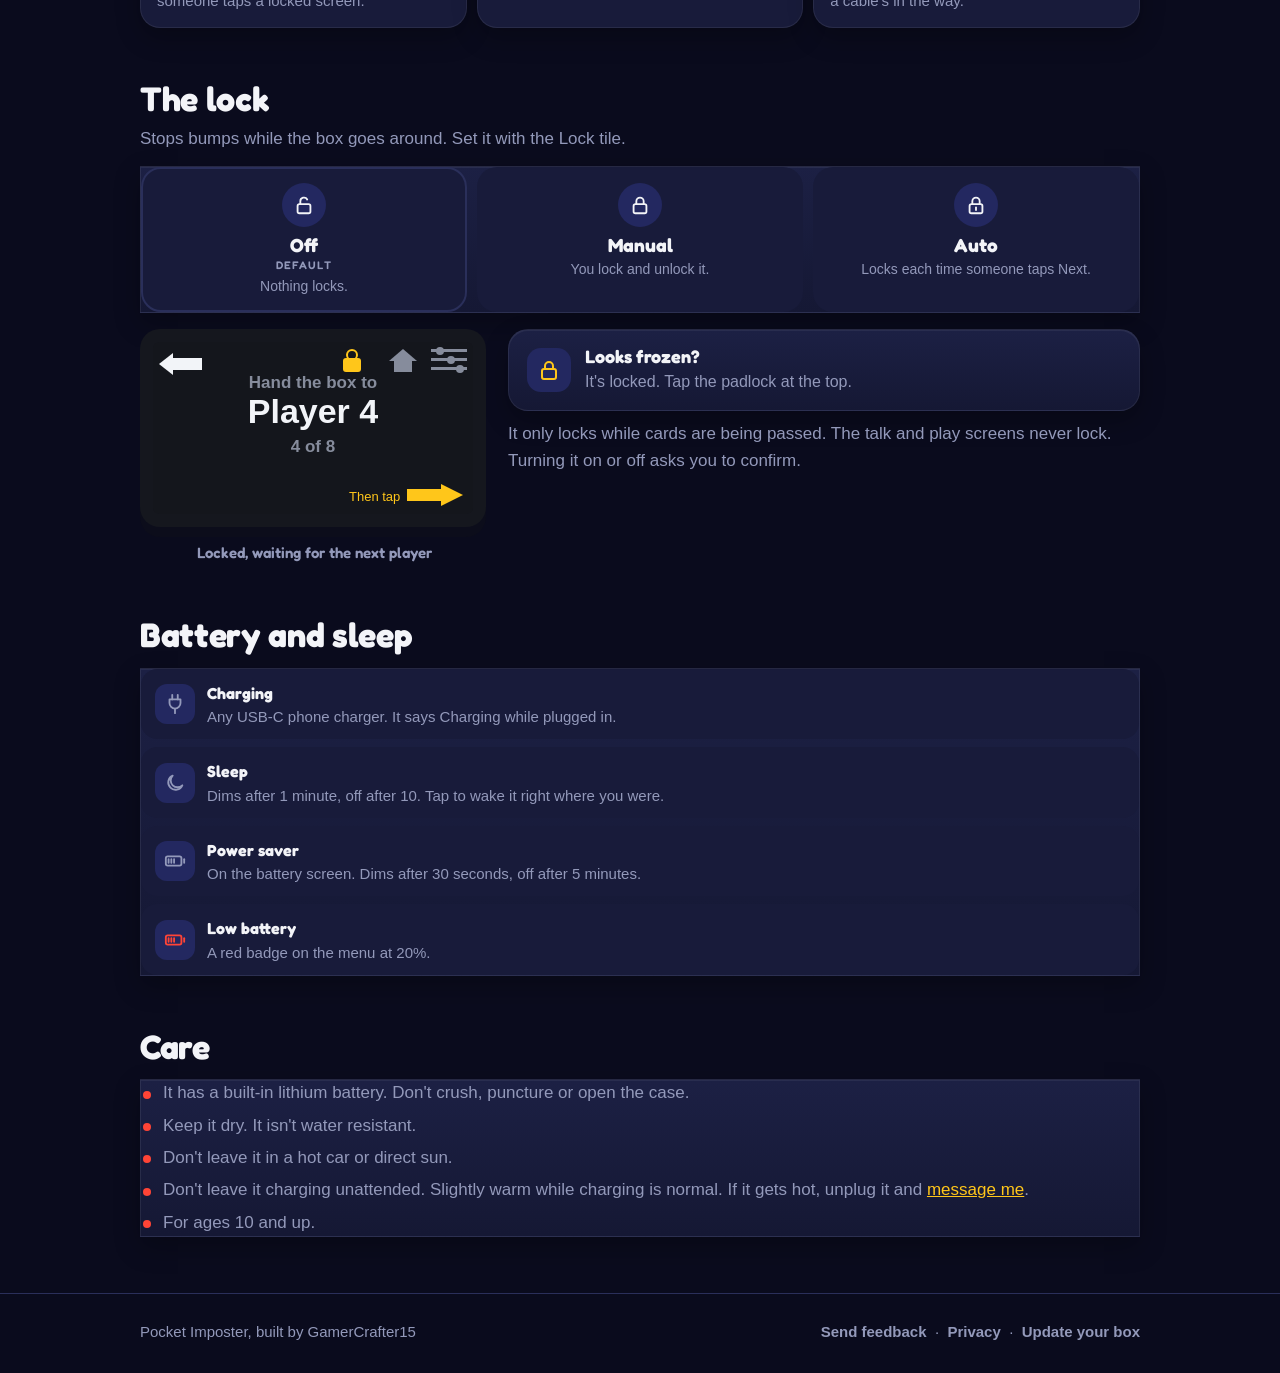
<file: lock/index.html>
<!doctype html>
<html lang="en">
<head>
<meta charset="utf-8">
<meta name="robots" content="noindex,nofollow">
<title>Pocket Imposter</title>
<!-- This page moved in the 2026-11-15 remake. Generated by tools/site_shell.py. -->
<meta http-equiv="refresh" content="0; url=../box/#lock">
<link rel="canonical" href="../box/#lock">
</head>
<body style="background:#0E1016;color:#F3F4F8;font-family:sans-serif">
<p><a href="../box/#lock" style="color:#FFC61A">This page moved. Tap here.</a></p>
</body>
</html>
</file>
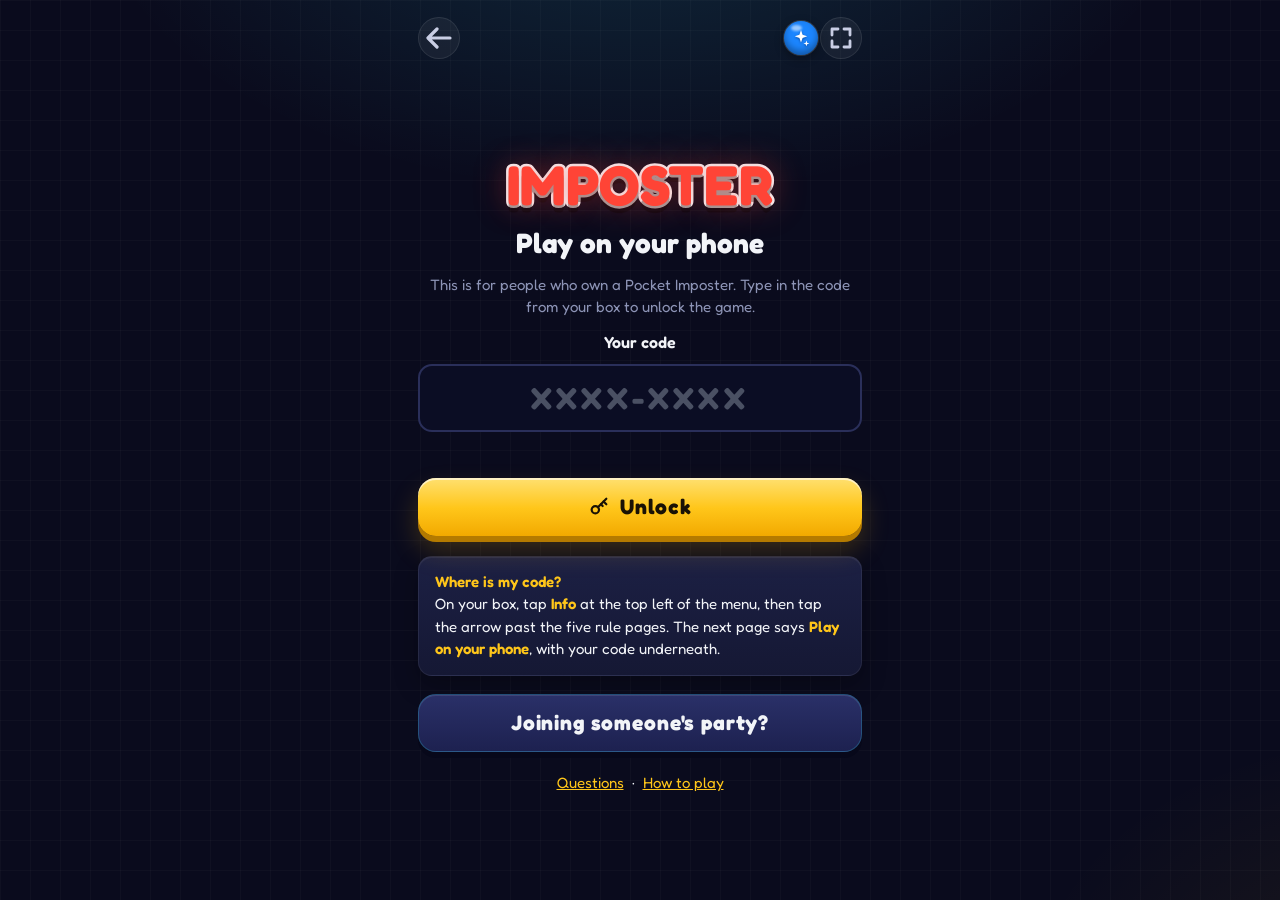
<file: play/index.html>
<!doctype html>
<html lang="en">
<head>
<meta charset="utf-8">
<meta name="viewport" content="width=device-width,initial-scale=1,viewport-fit=cover">
<meta name="robots" content="noindex,nofollow">
<meta name="theme-color" content="#0A0B1D">
<title>Pocket Imposter: Play</title>
<!-- Add to Home Screen turns this page into an app icon that opens full screen,
     with no browser bar. The code is remembered, so it is typed once. -->
<link rel="manifest" href="manifest.webmanifest">
<link rel="apple-touch-icon" href="icon-180.png">
<link rel="icon" type="image/png" href="icon-192.png">
<meta name="apple-mobile-web-app-capable" content="yes">
<meta name="mobile-web-app-capable" content="yes">
<meta name="apple-mobile-web-app-title" content="Imposter">
<meta name="apple-mobile-web-app-status-bar-style" content="black-translucent">
<link rel="preconnect" href="https://fonts.googleapis.com">
<link rel="preconnect" href="https://fonts.gstatic.com" crossorigin>
<link href="https://fonts.googleapis.com/css2?family=Fredoka:wght@500;600;700&display=swap" rel="stylesheet">
<style>
/* The device's own Night palette, colour for colour, so the phone and the box
   read as the same game. Dark on purpose: this gets passed around a room. */
:root{
  --bg:#14161C; --surf:#262B38; --surf2:#1C1F29; --text:#F2F4F8; --mut:#868C9C;
  --acc:#FFC61A; --imp:#FF4436; --crew:#3AC75A; --line:#323849;
  --disp:"Fredoka",-apple-system,BlinkMacSystemFont,"Segoe UI",sans-serif;
}
*{box-sizing:border-box;-webkit-tap-highlight-color:transparent}
/* Tapping through players fast was zooming the page in (double-tap zoom). */
html,body,button,a,input,label{touch-action:manipulation}
html,body{margin:0;background:var(--bg);color:var(--text);font-family:var(--disp);
  -webkit-font-smoothing:antialiased;height:100%}
body{display:flex;justify-content:center;align-items:flex-start}
#app{width:100%;max-width:480px;min-height:100%;display:flex;flex-direction:column;
  padding:max(16px,env(safe-area-inset-top)) 18px max(20px,env(safe-area-inset-bottom))}
button{font:inherit;color:inherit;border:0;background:none;cursor:pointer}
button:focus-visible,input:focus-visible{outline:3px solid var(--acc);outline-offset:3px}

.top{display:flex;align-items:center;justify-content:space-between;min-height:44px;
  margin-bottom:10px}
.icon{width:44px;height:44px;display:grid;place-items:center;border-radius:12px;color:var(--mut)}
.icon:hover{color:var(--text)}
.count{font-weight:600;color:var(--mut);font-size:17px}
.grow{flex:1;display:flex;flex-direction:column;justify-content:center;gap:14px}
h1{font-weight:700;font-size:44px;line-height:1;margin:0;text-align:center;letter-spacing:.01em}
.wm{color:var(--imp);-webkit-text-stroke:5px var(--text);paint-order:stroke fill;
  font-size:clamp(40px,12vw,56px)}
h2{font-weight:700;font-size:28px;margin:0;text-align:center;text-wrap:balance}
p{margin:0}
.mut{color:var(--mut)}
.c{text-align:center}
.small{font-size:15px;line-height:1.45}

.big{display:flex;flex-direction:column;align-items:center;justify-content:center;gap:2px;
  border-radius:18px;min-height:120px;width:100%;font-weight:700;font-size:40px}
.big small{font-size:15px;font-weight:600;opacity:.85}
.big.y{background:var(--acc);color:#14161C}
.big.o{background:var(--surf);border:2px solid var(--acc)}
.bar{width:100%;min-height:58px;border-radius:14px;background:var(--acc);color:#14161C;
  font-weight:700;font-size:21px;letter-spacing:.04em}
.bar.ghost{background:var(--surf);color:var(--text)}
.bar:disabled{opacity:.45}

.row{display:flex;align-items:center;justify-content:space-between;gap:12px;
  background:var(--surf);border-radius:16px;padding:14px 14px 14px 18px}
.row b{font-size:19px;font-weight:600}
.row .sub{font-size:14px;color:var(--mut);font-weight:500}
.step{display:flex;align-items:center;gap:6px}
.step button{width:48px;height:48px;border-radius:12px;background:var(--surf2);font-size:28px;
  font-weight:600;line-height:1}
.step button:disabled{opacity:.3}
.step output{min-width:40px;text-align:center;font-size:26px;font-weight:700;color:var(--acc)}
.tog{min-width:96px;height:48px;border-radius:12px;background:var(--surf2);font-weight:700;
  font-size:18px;color:var(--mut)}
.tog.on{background:var(--acc);color:#14161C}

/* the card */
.card{background:var(--surf);border-radius:20px;min-height:200px;padding:22px 16px;
  display:flex;flex-direction:column;align-items:center;justify-content:center;gap:8px;
  text-align:center}
.card .lbl{font-weight:600;font-size:20px;color:var(--mut)}
.card .lbl.imp{color:var(--imp)}
.card .word{font-weight:700;font-size:52px;line-height:1.05;white-space:nowrap;max-width:100%}
.card .role{font-weight:700;font-size:48px}
.cat{text-align:center;margin:2px 0 12px}
.cat .k{display:block;font-size:13px;font-weight:600;letter-spacing:.2em;color:var(--mut);
  text-transform:uppercase;margin-bottom:2px}
.cat .v{display:block;font-size:40px;font-weight:700;line-height:1.05;color:var(--acc)}
.hold{align-self:center;width:170px;height:84px;border-radius:42px;background:var(--text);
  color:#14161C;font-weight:700;font-size:26px;letter-spacing:.06em;touch-action:none;
  user-select:none;-webkit-user-select:none;-webkit-touch-callout:none;
  border:4px solid var(--text);transition:background .1s}
.hold.on{background:var(--crew);color:#fff}
.who{font-size:48px;font-weight:700;text-align:center;line-height:1.05}

.tiles{display:grid;grid-template-columns:1fr 1fr;gap:12px}
.tile{background:var(--surf);border-radius:16px;min-height:130px;display:flex;
  flex-direction:column;align-items:center;justify-content:center;gap:4px;padding:10px}
.tile .n{font-size:52px;font-weight:700;color:var(--acc);line-height:1}
.tile .k{font-size:15px;font-weight:600;color:var(--mut);letter-spacing:.06em}
.tile.live .n{color:var(--imp)}
.tile:disabled{opacity:.45}

.code{width:100%;height:68px;border-radius:14px;border:2px solid var(--line);background:var(--surf2);
  color:var(--text);text-align:center;font:700 30px/1 var(--disp);letter-spacing:.14em;
  text-transform:uppercase}
.code::placeholder{color:#4A5063;letter-spacing:.14em}
.err{color:var(--imp);font-weight:600;min-height:22px;text-align:center}
.where{background:var(--surf);border-radius:14px;padding:14px 16px;font-size:15px;line-height:1.5}
.where b{color:var(--acc);font-weight:600}
a{color:var(--acc)}
.spin{width:26px;height:26px;border-radius:50%;border:3px solid var(--line);
  border-top-color:var(--acc);animation:sp 0.8s linear infinite;margin:0 auto}
@keyframes sp{to{transform:rotate(360deg)}}
@media (prefers-reduced-motion:reduce){.spin{animation-duration:2.4s}.hold{transition:none}}

/* setup links, names, categories */
.go{display:flex;align-items:center;justify-content:space-between;gap:12px;width:100%;text-align:left;
  background:var(--surf);border-radius:16px;padding:14px 16px 14px 18px}
.go b{display:block;font-size:19px;font-weight:600}
.go .sub{font-size:14px;color:var(--mut);font-weight:500}
.go .arr{color:var(--mut);font-size:28px;line-height:1}
.list{flex:1;display:flex;flex-direction:column;gap:10px;padding-bottom:12px}
.names{display:grid;gap:8px}
/* Name lists read as one list, like a phone's contacts: rows on one card with
   thin lines between, and the typing happens right in the row - no box inside
   a box. */
.names:has(> label){gap:0;background:var(--surf);border-radius:16px;overflow:hidden}
.names label{display:flex;align-items:center;gap:12px;min-height:50px;padding:0 8px 0 16px;border-top:1px solid var(--line)}
.names label:first-child{border-top:0}
.names label > span{width:22px;color:var(--mut);font-weight:600;font-size:15px;text-align:right}
.names .ftxt{height:48px;border:0;border-radius:0;background:none;padding:0;font-size:18px;font-weight:500}
.names .ftxt::placeholder{color:#565D70}
.names label:focus-within span{color:var(--acc)}
.ftxt{flex:1;min-width:0;width:100%;height:50px;border-radius:14px;border:1.5px solid var(--line);background:var(--surf);
  color:var(--text);font:600 18px var(--disp);padding:0 12px}
.ftxt:focus{outline:none;border-color:var(--acc)}
textarea.ftxt{height:auto;min-height:150px;padding:10px 12px;resize:vertical;font-weight:500;line-height:1.4}
.list > .ftxt,.list > .code{flex:none}
/* Never squeeze a box to nothing when the screen gets short (the keyboard on an
   iPad or a small iPhone): the page scrolls instead. Boxes with overflow:hidden
   (name lists, vote lists) could shrink to a 2px line, hiding what you type. */
#app > *,.list > *{flex-shrink:0}
.bar.sendclue{margin-top:2px}
textarea.ftxt{height:150px}
.chips{display:flex;flex-wrap:wrap;gap:8px}
.chip{padding:10px 14px;border-radius:999px;background:var(--surf);color:var(--mut);font-weight:600;
  font-size:16px;border:2px solid var(--line)}
.chip.on{background:var(--acc);color:#14161C;border-color:var(--acc)}
.chip.mine{border-style:dashed}
.go:disabled{opacity:.4}
.btns{display:grid;grid-template-columns:1fr 1fr;gap:10px}
.bar.slim{min-height:48px;font-size:17px;letter-spacing:0}

/* pill switches, the fold-out, pick lists */
.seg2{display:grid;grid-auto-flow:column;grid-auto-columns:1fr;gap:4px;padding:4px;border-radius:12px;background:var(--surf2);flex:none;min-width:168px}
.seg2 button{height:40px;padding:0 10px;border-radius:9px;font-weight:700;font-size:15px;color:var(--mut)}
.seg2 button.on{background:var(--acc);color:#14161C}
.more{background:var(--surf);border-radius:16px}
.more>summary{list-style:none;cursor:pointer;display:flex;align-items:center;justify-content:space-between;gap:12px;padding:14px 16px 14px 18px}
.more>summary::-webkit-details-marker{display:none}
.more>summary b{display:block;font-size:19px;font-weight:600}
.more>summary small{display:block;font-size:14px;color:var(--mut);font-weight:500}
.more>summary::after{content:"";flex:none;width:9px;height:9px;margin-right:6px;border-right:2.5px solid var(--mut);
  border-bottom:2.5px solid var(--mut);transform:rotate(45deg);transition:transform .15s}
.more[open]>summary::after{transform:rotate(225deg)}
.more .row{background:none;border-radius:0;border-top:1px solid var(--line)}
.opts{background:var(--surf);border-radius:18px;overflow:hidden}
.opt{display:flex;align-items:center;gap:14px;width:100%;min-height:56px;padding:6px 16px;text-align:left;
  font-size:18px;font-weight:600;border-top:1px solid var(--line)}
.opt:first-child{border-top:0}
.opt .rad{flex:none;width:28px;height:28px;border-radius:50%;border:2px solid #4A5163;display:grid;place-items:center;color:transparent}
.opt .rad svg{width:16px;height:16px}
.opt.on{background:rgba(255,198,26,.10)}
.opt.on .rad{background:var(--acc);border-color:var(--acc);color:#14161C}
.opt .ol{display:flex;flex-direction:column;gap:1px}
.opt small{font-size:13px;font-weight:500;color:var(--mut)}
.opt.skip{color:var(--mut)}
.textbtn{align-self:center;padding:10px 12px;color:var(--mut);font-weight:600;font-size:15px;text-decoration:underline}
.foot{display:grid;gap:8px;margin-top:12px}
h2.ask{text-align:left;margin:2px 2px 4px}
.codecard{display:grid;gap:10px;padding:16px;border-radius:20px;background:var(--surf);text-align:center}
.codecard .pcode{margin:0}
.minis{display:grid;grid-template-columns:repeat(3,1fr);gap:8px}
.minis a,.minis button{height:44px;border-radius:12px;background:var(--surf2);display:grid;place-items:center;
  font-weight:600;font-size:15px;color:var(--text);text-decoration:none}
.names:has(> .addrow){gap:0;background:var(--surf);border-radius:16px;overflow:hidden}
.names .addrow{display:flex;align-items:center;width:100%;min-height:50px;padding:0 16px;border-top:1px solid var(--line);
  color:var(--acc);font-weight:600;font-size:17px;text-align:left}

/* the party lobby */
.hero{position:relative;overflow:hidden;display:grid;gap:10px;padding:18px 16px 16px;border-radius:24px;text-align:center;
  border:1px solid rgba(255,198,26,.28);
  background:radial-gradient(120% 90% at 50% 0%,rgba(255,198,26,.22),transparent 62%),
    repeating-linear-gradient(135deg,rgba(255,255,255,.035) 0 10px,transparent 10px 20px),var(--surf)}
.hero small{font-size:12px;font-weight:700;letter-spacing:.22em;color:var(--mut)}
.hero .pcode{margin:0;font-size:60px}
.hero .acts{display:grid;grid-template-columns:1fr 56px;gap:8px}
.hero .acts .bar{display:flex;align-items:center;justify-content:center;gap:10px}
.hero .acts svg,.sq svg{width:22px;height:22px}
.sq{height:48px;border-radius:14px;background:var(--surf2);display:grid;place-items:center;color:var(--text)}
.hero .hint{font-size:14px;color:var(--mut);line-height:1.35}
.sec{display:flex;align-items:center;gap:8px;margin:16px 4px 2px;font-size:12px;font-weight:700;letter-spacing:.16em;
  text-transform:uppercase;color:var(--mut)}
.sec span{padding:2px 8px;border-radius:999px;background:var(--surf2);color:var(--text);letter-spacing:0}
.avs{display:grid;grid-template-columns:repeat(4,1fr);gap:8px}
.av{position:relative;display:flex;flex-direction:column;align-items:center;gap:4px;min-width:0;padding:12px 2px 10px;
  border-radius:16px;background:var(--surf)}
.av i{width:46px;height:46px;border-radius:50%;display:grid;place-items:center;font-style:normal;font-weight:700;font-size:20px;color:#14161C}
.av span{max-width:100%;padding:0 6px;font-size:14px;font-weight:600;overflow:hidden;text-overflow:ellipsis;white-space:nowrap}
.av em{font-style:normal;font-size:11px;font-weight:600;color:var(--mut)}
.av .x{position:absolute;top:2px;right:2px;width:26px;height:26px;font-size:18px;color:var(--mut)}
.av.off i{opacity:.35}
.av.add{background:none;border:2px dashed var(--line)}
.av.add i{background:var(--surf2);color:var(--acc);font-size:26px}
.gmodes{display:grid;grid-template-columns:1fr 1fr;gap:8px}
.gm{display:flex;flex-direction:column;align-items:center;gap:6px;padding:14px 6px 12px;border-radius:18px;background:var(--surf);
  border:2px solid transparent;font-weight:700;font-size:16px}
.gm svg{width:30px;height:30px;color:var(--mut)}
.gm small{font-size:12px;font-weight:600;color:var(--mut)}
.gm.on{border-color:var(--acc);background:rgba(255,198,26,.10)}
.gm.on svg{color:var(--acc)}
.rgrid{display:grid;grid-template-columns:1fr 1fr;gap:8px}
.rcard{display:flex;flex-direction:column;align-items:flex-start;gap:8px;padding:12px;border-radius:16px;background:var(--surf)}
.rcard .rl{font-size:14px;font-weight:600;color:var(--mut)}
.rcard .step{gap:4px}
.rcard .step button{width:38px;height:38px;font-size:22px}
.rcard .step output{min-width:30px;font-size:22px}
.rcard .seg2{width:100%;min-width:0}
.rcard .seg2 button{height:34px;font-size:13.5px;padding:0 4px;white-space:nowrap}
.wait{display:flex;align-items:center;justify-content:center;gap:10px;padding:14px;border-radius:16px;background:var(--surf);
  color:var(--mut);font-weight:600}
.wait .spin{margin:0;width:20px;height:20px}

/* Icons on the main buttons, drawn with masks so they take the button's own
   text color. One table, so a new button only needs its action added here. */
.bar{display:flex;align-items:center;justify-content:center;gap:10px}
.bar::before{flex:none;width:22px;height:22px;background:currentColor;-webkit-mask:var(--ico) center/contain no-repeat;
  mask:var(--ico) center/contain no-repeat}
.bar[data-a="start"]::before,.bar[data-a="p-go"]:not(:disabled)::before{content:"";--ico:url("data:image/svg+xml,%3Csvg xmlns='http://www.w3.org/2000/svg' viewBox='0 0 24 24' fill='black' stroke='black' stroke-width='2.4' stroke-linecap='round' stroke-linejoin='round'%3E%3Cpath d='M7 5v14l12-7z'/%3E%3C/svg%3E")}
.bar[data-a="mv-submit"]::before,.bar[data-a="p-fv"]::before,.bar[data-a="p-mv"]::before,.bar[data-a="mv-out"]::before,.bar[data-a="p-mv-out"]::before,.bar[data-a="p-seen"]::before,.bar[data-a="setup"]::before,.bar[data-a="custom-save"]::before{content:"";--ico:url("data:image/svg+xml,%3Csvg xmlns='http://www.w3.org/2000/svg' viewBox='0 0 24 24' fill='none' stroke='black' stroke-width='2.4' stroke-linecap='round' stroke-linejoin='round'%3E%3Cpath d='M5 12.5l4.5 4.5L19 7.5'/%3E%3C/svg%3E")}
.bar[data-a="p-clue"]::before{content:"";--ico:url("data:image/svg+xml,%3Csvg xmlns='http://www.w3.org/2000/svg' viewBox='0 0 24 24' fill='none' stroke='black' stroke-width='2.4' stroke-linecap='round' stroke-linejoin='round'%3E%3Cpath d='M21 3L10 14'/%3E%3Cpath d='M21 3l-7 18-4-7-7-4z'/%3E%3C/svg%3E")}
.bar[data-a="mv-start"]::before,.bar[data-a="p-mv-start"]::before,.bar[data-a="mv-loud"]::before,.bar[data-a="p-mv-loud"]::before{content:"";--ico:url("data:image/svg+xml,%3Csvg xmlns='http://www.w3.org/2000/svg' viewBox='0 0 24 24' fill='none' stroke='black' stroke-width='2.4' stroke-linecap='round' stroke-linejoin='round'%3E%3Crect x='4' y='10' width='16' height='10' rx='2'/%3E%3Cpath d='M9 6l2 2 4-5'/%3E%3Cpath d='M8 15h8'/%3E%3C/svg%3E")}
.bar[data-a="reveal"]::before,.bar[data-a="reveal-ask"]::before,.bar[data-a="p-reveal"]::before,.bar[data-a="p-reveal-yes"]::before{content:"";--ico:url("data:image/svg+xml,%3Csvg xmlns='http://www.w3.org/2000/svg' viewBox='0 0 24 24' fill='none' stroke='black' stroke-width='2.4' stroke-linecap='round' stroke-linejoin='round'%3E%3Cpath d='M2 12s3.5-7 10-7 10 7 10 7-3.5 7-10 7-10-7-10-7z'/%3E%3Ccircle cx='12' cy='12' r='3'/%3E%3C/svg%3E")}
.bar[data-a="again"]::before,.bar[data-a="p-again"]::before{content:"";--ico:url("data:image/svg+xml,%3Csvg xmlns='http://www.w3.org/2000/svg' viewBox='0 0 24 24' fill='none' stroke='black' stroke-width='2.4' stroke-linecap='round' stroke-linejoin='round'%3E%3Cpath d='M20 11a8 8 0 1 0-2.3 5.7'/%3E%3Cpath d='M20 4v7h-7'/%3E%3C/svg%3E")}
.bar[data-a="mv-tagged"]::before,.bar[data-a="next"]::before,.bar[data-a="view"]::before,.bar[data-a="mv-ready"]::before,.bar[data-a="p-handed"]::before,.bar[data-a="p-name-ok"]::before,.bar[data-a="p-join-go"]::before{content:"";--ico:url("data:image/svg+xml,%3Csvg xmlns='http://www.w3.org/2000/svg' viewBox='0 0 24 24' fill='none' stroke='black' stroke-width='2.4' stroke-linecap='round' stroke-linejoin='round'%3E%3Cpath d='M5 12h14'/%3E%3Cpath d='M13 6l6 6-6 6'/%3E%3C/svg%3E")}
.bar[data-a="leave-no"]::before,.bar[data-a="resume"]::before,.bar[data-a="mv-done"]::before,.bar[data-a="p-mv-done"]::before,.bar[data-a="play"]::before,.bar[data-a="p-on"]::before{content:"";--ico:url("data:image/svg+xml,%3Csvg xmlns='http://www.w3.org/2000/svg' viewBox='0 0 24 24' fill='none' stroke='black' stroke-width='2.4' stroke-linecap='round' stroke-linejoin='round'%3E%3Cpath d='M9 14L4 9l5-5'/%3E%3Cpath d='M4 9h10.5a5.5 5.5 0 0 1 0 11H11'/%3E%3C/svg%3E")}
.bar[data-a="p-add-ok"]::before{content:"";--ico:url("data:image/svg+xml,%3Csvg xmlns='http://www.w3.org/2000/svg' viewBox='0 0 24 24' fill='none' stroke='black' stroke-width='2.4' stroke-linecap='round' stroke-linejoin='round'%3E%3Cpath d='M12 5v14M5 12h14'/%3E%3C/svg%3E")}
.bar[data-a="p-rand"]::before{content:"";--ico:url("data:image/svg+xml,%3Csvg xmlns='http://www.w3.org/2000/svg' viewBox='0 0 24 24' fill='none' stroke='black' stroke-width='2.4' stroke-linecap='round' stroke-linejoin='round'%3E%3Crect x='3' y='3' width='18' height='18' rx='4'/%3E%3Ccircle cx='8.5' cy='8.5' r='1.3' fill='black'/%3E%3Ccircle cx='15.5' cy='15.5' r='1.3' fill='black'/%3E%3Ccircle cx='15.5' cy='8.5' r='1.3' fill='black'/%3E%3Ccircle cx='8.5' cy='15.5' r='1.3' fill='black'/%3E%3C/svg%3E")}
.bar#go::before{content:"";--ico:url("data:image/svg+xml,%3Csvg xmlns='http://www.w3.org/2000/svg' viewBox='0 0 24 24' fill='none' stroke='black' stroke-width='2.4' stroke-linecap='round' stroke-linejoin='round'%3E%3Ccircle cx='8' cy='15' r='4'/%3E%3Cpath d='M10.8 12.2L20 3'/%3E%3Cpath d='M17 6l3 3'/%3E%3Cpath d='M14 9l2 2'/%3E%3C/svg%3E")}
.big[data-a="p-host"],.big[data-a="p-join"]{position:relative}
.big[data-a="p-host"]::before,.big[data-a="p-join"]::before{content:"";width:34px;height:34px;margin-bottom:4px;background:currentColor;
  -webkit-mask:var(--ico) center/contain no-repeat;mask:var(--ico) center/contain no-repeat}
.big[data-a="p-host"]::before{--ico:url("data:image/svg+xml,%3Csvg xmlns='http://www.w3.org/2000/svg' viewBox='0 0 24 24' fill='none' stroke='black' stroke-width='2.4' stroke-linecap='round' stroke-linejoin='round'%3E%3Cpath d='M3 8l4.5 4L12 5l4.5 7L21 8l-2 11H5z'/%3E%3C/svg%3E")}
.big[data-a="p-join"]::before{--ico:url("data:image/svg+xml,%3Csvg xmlns='http://www.w3.org/2000/svg' viewBox='0 0 24 24' fill='none' stroke='black' stroke-width='2.4' stroke-linecap='round' stroke-linejoin='round'%3E%3Cpath d='M10 17l5-5-5-5'/%3E%3Cpath d='M15 12H3'/%3E%3Cpath d='M15 4h4a2 2 0 0 1 2 2v12a2 2 0 0 1-2 2h-4'/%3E%3C/svg%3E")}

/* Invite tiles, in the style of the phone's own apps */
.apps{display:grid;grid-template-columns:repeat(4,1fr);gap:6px;margin-top:2px}
.app{display:flex;flex-direction:column;align-items:center;gap:6px;color:var(--text);text-decoration:none;font-size:12.5px;font-weight:600}
.app i{width:56px;height:56px;border-radius:15px;display:grid;place-items:center;box-shadow:0 4px 12px rgba(0,0,0,.35),inset 0 1px 0 rgba(255,255,255,.25)}
.app i svg{width:30px;height:30px}
.app.msg i{background:linear-gradient(180deg,#67F27E,#14C437);color:#fff}
.app.mail i{background:linear-gradient(180deg,#2FA7FF,#0A67F2);color:#fff}
.app.link i{background:linear-gradient(180deg,#9A9AA2,#5E5E66);color:#fff}
.app.shmore i{background:var(--surf2);color:var(--text)}
.app:active i{transform:scale(.94)}

/* the game-on screen */
.gohead{display:flex;align-items:baseline;justify-content:space-between;margin:2px 4px 14px}
.gohead b{font-size:28px;color:var(--acc);letter-spacing:.08em}
.gohead span{font-size:24px;font-weight:700;font-variant-numeric:tabular-nums;color:var(--mut)}
.calls{display:grid;grid-template-columns:1fr 1fr;gap:12px}
.call{border-radius:22px;min-height:150px;display:flex;flex-direction:column;align-items:center;justify-content:center;
  gap:6px;padding:14px 10px;font-weight:700;text-align:center}
.call svg{width:44px;height:44px}
.call .k{font-size:18px;line-height:1.15}
.call .s{font-size:14px;font-weight:600;opacity:.8}
.call.em{background:var(--acc);color:#14161C}
.call.body{background:var(--imp);color:#fff}
.call:disabled{opacity:.35}
.coolring{display:grid;grid-template-columns:92px 1fr;align-items:center;gap:16px;width:100%;text-align:left;
  background:var(--surf);border-radius:22px;padding:12px 16px 12px 12px;margin-top:12px}
.coolring svg{width:92px;height:92px}
.coolring b{display:block;font-size:20px}
.coolring .sub{font-size:14px;color:var(--mut);font-weight:500}
.coolring.live b{color:var(--imp)}
.peek{align-self:center;padding:12px 22px;border-radius:999px;background:var(--surf2);font-weight:600;font-size:16px;
  color:var(--mut);touch-action:none;user-select:none;-webkit-user-select:none;-webkit-touch-callout:none}
.peek.on{background:var(--crew);color:#fff}
.peekcard{min-height:0;padding:0;background:none}
.peekcard:empty{display:none}
/* The peek card floats over the screen, so nothing moves under the finger. */
.peekcard:not(:empty){position:fixed;left:50%;top:42%;transform:translate(-50%,-50%);width:min(444px,calc(100% - 36px));z-index:50;
  margin:0;padding:16px;background:var(--surf);pointer-events:none;box-shadow:0 20px 60px rgba(0,0,0,.6)}
/* A held finger never selects (highlights) the word on a card. */
.card,.peekcard,.peek,.hold{-webkit-user-select:none;user-select:none;-webkit-touch-callout:none}
.chat{display:grid;gap:6px;margin:4px 0 10px}
.chat div{display:flex;align-items:center;gap:10px}
.chat i{flex:none;width:34px;height:34px;border-radius:50%;display:grid;place-items:center;background:var(--surf2);
  font-style:normal;font-weight:700;font-size:13px;text-transform:uppercase}
.chat span{background:var(--surf);border-radius:16px 16px 16px 4px;padding:8px 14px;font-weight:600;font-size:17px}
.chat small{font-size:13px}
.pcode{font-size:64px;font-weight:700;letter-spacing:.14em;color:var(--acc);text-align:center;line-height:1;margin:2px 0 8px}
.names label b small{font-size:13px;font-weight:500}
.names .icon{width:36px;height:36px;font-size:24px}
.icon.aibtn .aiorb{width:34px;height:34px;border-radius:50%;display:grid;place-items:center;color:#fff;background:#1C86FF}
.icon.aibtn .aiorb svg{width:20px;height:20px}
.together{width:100%;min-height:64px;border-radius:18px;background:var(--surf);border:2px solid var(--line);
  font-weight:700;font-size:20px;display:flex;align-items:center;justify-content:center;gap:10px}
.together small{font-size:14px;font-weight:600;color:var(--mut)}

/* Wide mode, for a laptop. The phone column is deliberately narrow because a
   phone gets passed hand to hand; a laptop sits on a table with everyone round
   it, so everything grows and the two mode buttons sit side by side. Driven by
   a class, not a media query, because it is the player's choice - a big screen
   still gets the normal layout unless they ask for the roomy one. */
body.wide #app{max-width:1000px;padding:24px 40px 34px}
body.wide h1{font-size:76px}
body.wide .wm{font-size:clamp(56px,9vw,92px);-webkit-text-stroke:8px var(--text)}
body.wide h2{font-size:38px}
body.wide .modes{display:grid;grid-template-columns:1fr 1fr;gap:20px}
body.wide .big{min-height:190px;font-size:62px}
body.wide .big small{font-size:20px}
body.wide .bar{min-height:76px;font-size:27px;border-radius:18px}
body.wide .row{padding:20px 20px 20px 26px}
body.wide .row b{font-size:25px}
body.wide .row .sub{font-size:17px}
body.wide .step button{width:62px;height:62px;font-size:34px}
body.wide .step output{font-size:34px;min-width:56px}
body.wide .tog{min-width:124px;height:62px;font-size:23px}
body.wide .cat .v{font-size:60px}
body.wide .cat .k{font-size:16px}
body.wide .card{min-height:320px;border-radius:26px}
body.wide .card .lbl{font-size:27px}
body.wide .card .word{font-size:88px}
body.wide .card .role{font-size:80px}
body.wide .hold{width:260px;height:116px;font-size:34px;border-radius:58px}
body.wide .who{font-size:80px}
body.wide .tile{min-height:200px}
body.wide .tile .n{font-size:86px}
body.wide .tile .k{font-size:19px}
body.wide .small{font-size:18px}
body.wide .code{height:86px;font-size:40px}
body.wide .where{font-size:18px}
body.wide .grow{gap:24px}
body.wide .hold{margin-bottom:6px}
body.wide .hold{width:180px;height:180px}

/* ===================================================================== v2 look
   Arcade palette: deep indigo ground with a faint grid, gold for the main
   action, cyan for secondary, red for danger, green for go. Buttons have a
   darker bottom edge and press in when tapped. No pink, nothing flashes. */
:root{--bg:#0A0B1D;--surf:#181B3A;--surf2:#10122B;--line:#2A2F5A;--mut:#8D94B6;--cy:#35E8FF;--edge:#07081A;--gold-d:#B47A00}
html{background:
  radial-gradient(900px 520px at 50% -14%,rgba(53,232,255,.14),transparent 62%),
  radial-gradient(640px 460px at 110% 112%,rgba(255,198,26,.08),transparent 60%),
  linear-gradient(rgba(255,255,255,.024) 1px,transparent 1px) 0 0/30px 30px,
  linear-gradient(90deg,rgba(255,255,255,.024) 1px,transparent 1px) 0 0/30px 30px,#0A0B1D;background-attachment:fixed}
body{background:transparent}
/* panels: one recipe, so cards, rows and lists read as one family */
.row,.go,.more,.opts,.where,.rcard,.wait,.codecard,.coolring,.av,.gm,.peekcard:not(:empty),
.names:has(> label),.names:has(> .addrow){
  background:linear-gradient(180deg,#1C2044,#151834);border:1px solid rgba(255,255,255,.07);
  box-shadow:0 10px 24px rgba(0,0,0,.28),inset 0 1px 0 rgba(255,255,255,.06)}
.row,.go,.more{border-radius:20px}
.more .row{box-shadow:none;border:0;border-top:1px solid var(--line);background:none}
/* top bar: round glass buttons */
.top .icon{width:42px;height:42px;border-radius:50%;background:rgba(255,255,255,.05);border:1px solid rgba(255,255,255,.09);color:#C9CEE4}
.top .icon.aibtn{background:none;border:0}
.count{color:#AEB4D0}
/* the wordmark */
.wm{text-shadow:0 0 34px rgba(255,68,54,.45),0 7px 0 rgba(0,0,0,.35)}
/* primary and secondary bars */
.bar{position:relative;border-radius:18px;margin-bottom:6px;color:#1A1205;
  background:linear-gradient(180deg,#FFE070 0%,#FFC61A 52%,#F2A900 100%);
  box-shadow:0 6px 0 var(--gold-d),0 14px 28px rgba(255,180,0,.22),inset 0 2px 0 rgba(255,255,255,.6);
  transition:transform .08s,box-shadow .08s}
.bar:active:not(:disabled){transform:translateY(5px);box-shadow:0 1px 0 var(--gold-d),0 4px 10px rgba(255,180,0,.2),inset 0 2px 0 rgba(255,255,255,.45)}
.bar.ghost{color:var(--text);background:linear-gradient(180deg,#2A3068,#1D2150);border:1px solid rgba(53,232,255,.22);
  box-shadow:0 6px 0 var(--edge),inset 0 1px 0 rgba(255,255,255,.1)}
.bar.ghost:active:not(:disabled){box-shadow:0 1px 0 var(--edge)}
.bar:disabled{opacity:.45;box-shadow:0 3px 0 rgba(0,0,0,.4);transform:none}
/* Word and Tag: two big glowing tiles, side by side with room between */
.modes{display:grid;grid-template-columns:1fr 1fr;gap:14px;margin:6px 0 4px}
.big{position:relative;overflow:hidden;min-height:172px;border-radius:26px;border:0;align-items:flex-start;justify-content:flex-end;
  padding:16px 16px 15px;text-align:left;font-size:36px;letter-spacing:.01em;transition:transform .08s,box-shadow .08s}
.big::after{content:"";position:absolute;inset:0;pointer-events:none;background:linear-gradient(180deg,rgba(255,255,255,.2),transparent 42%)}
.big .mi{position:absolute;top:14px;left:14px;width:54px;height:54px;border-radius:17px;display:grid;place-items:center;
  background:rgba(255,255,255,.24);box-shadow:inset 0 1px 0 rgba(255,255,255,.45)}
.big .mi svg{width:32px;height:32px}
.big .deco{position:absolute;right:-18px;top:-14px;width:118px;height:118px;opacity:.16}
.big small{font-size:15px;opacity:.82;color:inherit}
.big.y{color:#1A1205;background:radial-gradient(120% 90% at 100% 0%,#FFE680,transparent 55%),linear-gradient(160deg,#FFC61A,#FF8A1F);
  box-shadow:0 7px 0 #A85300,0 18px 34px rgba(255,140,30,.26)}
.big.o{border:0;color:#061433;background:radial-gradient(120% 90% at 100% 0%,#A6F7FF,transparent 55%),linear-gradient(160deg,#35E8FF,#1C6BFF);
  box-shadow:0 7px 0 #0C318C,0 18px 34px rgba(40,140,255,.28)}
.big:active{transform:translateY(5px)}
/* Play together: a wide card with a glowing border */
.together{position:relative;min-height:80px;border-radius:24px;justify-content:flex-start;gap:14px;padding:12px 16px;text-align:left;
  background:linear-gradient(135deg,#222866,#161A3D);border:1px solid rgba(53,232,255,.4);
  box-shadow:0 6px 0 var(--edge),0 0 0 4px rgba(53,232,255,.06),0 14px 34px rgba(53,232,255,.14);transition:transform .08s}
.together:active{transform:translateY(4px)}
.together .ti{flex:none;width:50px;height:50px;border-radius:16px;display:grid;place-items:center;color:#061433;
  background:linear-gradient(160deg,#8FF4FF,#1C9BFF);box-shadow:inset 0 1px 0 rgba(255,255,255,.55)}
.together .ti svg{width:28px;height:28px}
.together b{display:block;font-size:21px;line-height:1.15}
.together small{display:block;font-size:14px;color:#9FE9F5}
.together .chev{margin-left:auto;width:34px;height:34px;border-radius:50%;display:grid;place-items:center;
  background:rgba(53,232,255,.12);color:var(--cy);font-size:24px;line-height:1}
.homelinks{display:flex;justify-content:center;gap:10px;flex-wrap:wrap}
.homelinks a,.homelinks button{display:inline-flex;align-items:center;gap:8px;padding:10px 16px;border-radius:999px;
  background:rgba(255,255,255,.05);border:1px solid rgba(255,255,255,.09);color:#C9CEE4;font-weight:600;font-size:15px;text-decoration:none}
.homelinks svg{width:18px;height:18px;color:var(--acc)}
/* steppers: round arcade buttons; pill switches with a gold thumb */
.step button{width:46px;height:46px;border-radius:50%;font-size:26px;color:var(--cy);
  background:linear-gradient(180deg,#2C3270,#1E2254);border:1px solid rgba(53,232,255,.28);box-shadow:0 4px 0 var(--edge)}
.step button:active:not(:disabled){transform:translateY(3px);box-shadow:0 1px 0 var(--edge)}
.step output{text-shadow:0 0 18px rgba(255,198,26,.4)}
.seg2{background:#0B0D24;border:1px solid rgba(255,255,255,.07);border-radius:14px}
.seg2 button{border-radius:10px}
.seg2 button.on{color:#1A1205;background:linear-gradient(180deg,#FFDD5E,#F5B000);box-shadow:0 3px 0 var(--gold-d),inset 0 1px 0 rgba(255,255,255,.5)}
/* list rows go somewhere: a cyan arrow chip */
.go .arr{flex:none;width:34px;height:34px;border-radius:50%;display:grid;place-items:center;background:rgba(53,232,255,.12);color:var(--cy);font-size:24px}
.chip{background:#141737;border:1px solid var(--line)}
.chip.on{color:#1A1205;background:linear-gradient(180deg,#FFDD5E,#F5B000);border-color:transparent;box-shadow:0 3px 0 var(--gold-d)}
.opt.on{background:rgba(53,232,255,.09)}
.opt.on .rad{background:var(--cy);border-color:var(--cy);color:#061433}
.opt{border-top-color:rgba(255,255,255,.06)}
/* the card and HOLD: a glowing card and a round arcade button */
.card{border-radius:28px;background:linear-gradient(160deg,#20275C,#121536);border:1px solid rgba(53,232,255,.28);
  box-shadow:0 0 0 5px rgba(53,232,255,.05),0 20px 44px rgba(0,0,0,.4),inset 0 1px 0 rgba(255,255,255,.08)}
.hold{width:132px;height:132px;border-radius:50%;border:0;font-size:24px;color:#0A0B1D;
  background:radial-gradient(circle at 50% 28%,#FFFFFF,#D3D8EA 70%);box-shadow:0 8px 0 #7C83A3,0 18px 34px rgba(0,0,0,.4),inset 0 -6px 12px rgba(0,0,0,.12)}
.hold.on{color:#fff;transform:translateY(6px);background:radial-gradient(circle at 50% 28%,#8CF7A6,#2CAE4C 72%);box-shadow:0 2px 0 #1A7330,0 0 30px rgba(58,199,90,.45)}
.who{text-shadow:0 0 30px rgba(53,232,255,.25)}
.cat .v{text-shadow:0 0 24px rgba(255,198,26,.3)}
/* game on: two chunky call buttons */
.gohead b{text-shadow:0 0 22px rgba(255,198,26,.45)}
.call{position:relative;overflow:hidden;border-radius:26px;transition:transform .08s}
.call::after{content:"";position:absolute;inset:0;pointer-events:none;background:linear-gradient(180deg,rgba(255,255,255,.2),transparent 45%)}
.call svg{width:56px;height:56px;padding:10px;border-radius:18px;background:rgba(255,255,255,.24)}
.call.em{background:linear-gradient(160deg,#FFDA4F,#FF9F1A);box-shadow:0 7px 0 #A85300,0 16px 30px rgba(255,160,30,.24)}
.call.body{background:linear-gradient(160deg,#FF6E58,#DD2416);box-shadow:0 7px 0 #860F08,0 16px 30px rgba(255,68,54,.26)}
.call:active:not(:disabled){transform:translateY(5px)}
.call:disabled{box-shadow:none}
/* party lobby */
.hero{border-color:rgba(53,232,255,.3);background:radial-gradient(120% 90% at 50% 0%,rgba(53,232,255,.18),transparent 62%),
  repeating-linear-gradient(135deg,rgba(255,255,255,.03) 0 10px,transparent 10px 20px),linear-gradient(180deg,#1E2350,#14173A)}
.pcode{text-shadow:0 0 26px rgba(255,198,26,.4)}
.gm.on{border-color:transparent;background:linear-gradient(160deg,rgba(255,198,26,.28),rgba(255,138,31,.16));box-shadow:0 0 0 2px var(--acc),0 10px 24px rgba(255,170,30,.18)}
.av.add{background:none;box-shadow:none;border:2px dashed var(--line)}
.code{background:#0B0D24;border-color:var(--line)}
.code:focus{outline:none;border-color:var(--cy);box-shadow:0 0 0 4px rgba(53,232,255,.15)}
.ftxt{background:#0E1030}

/* ---- round 3: menu, avatars, tappable tiles ---- */
.menu{gap:14px}
.menuart{align-self:center;width:128px;height:128px;border-radius:34px;
  box-shadow:0 0 0 1px rgba(255,255,255,.09),0 16px 40px rgba(0,0,0,.45),0 0 70px rgba(53,232,255,.2)}
.menu .wm{margin-top:-2px}
.dock{display:grid;grid-template-columns:repeat(3,1fr);gap:10px;margin-top:2px}
.dk{display:flex;flex-direction:column;align-items:center;gap:7px;color:#C9CEE4;font-weight:600;font-size:13.5px;
  text-decoration:none;background:none;border:0;font-family:inherit;cursor:pointer}
.dk i{width:54px;height:54px;border-radius:18px;display:grid;place-items:center;color:var(--cy);
  background:linear-gradient(180deg,#252A62,#1A1E48);border:1px solid rgba(53,232,255,.24);box-shadow:0 4px 0 var(--edge);transition:transform .08s}
.dk:active i{transform:translateY(3px);box-shadow:0 1px 0 var(--edge)}
.dk i svg{width:25px;height:25px}
.dk.tip{color:#FFD84D}
.dk.tip i{color:#FF5A45;border:2px solid #FFC61A;background:linear-gradient(180deg,#2E2766,#1C1C48)}
/* player badges: a colored circle with the first letter (or the seat number) */
.pav{flex:none;width:34px;height:34px;border-radius:50%;display:grid;place-items:center;font-style:normal;font-weight:700;
  font-size:16px;color:#14161C;box-shadow:inset 0 -3px 0 rgba(0,0,0,.18),0 0 0 2px rgba(255,255,255,.08)}
.pav.lg{width:104px;height:104px;font-size:48px;box-shadow:inset 0 -7px 0 rgba(0,0,0,.18),0 0 0 6px rgba(255,255,255,.07),0 14px 34px rgba(0,0,0,.4)}
.pav.md{width:64px;height:64px;font-size:28px;box-shadow:inset 0 -5px 0 rgba(0,0,0,.18),0 0 0 4px rgba(255,255,255,.07)}
.whobox{display:grid;justify-items:center;gap:12px}
.opt .pav{width:32px;height:32px;font-size:15px}
.names label .pav{width:30px;height:30px;font-size:14px}
.go .pav{margin-right:2px}
.go:has(.pav){justify-content:flex-start;gap:14px}
.go .pav + span{flex:1;min-width:0}
.go .sub{display:block}
.imps{display:flex;flex-wrap:wrap;justify-content:center;gap:14px;margin-top:4px}
.imps span{display:grid;justify-items:center;gap:8px;font-size:22px;font-weight:700;color:var(--imp)}
.imps .pav{box-shadow:inset 0 -5px 0 rgba(0,0,0,.18),0 0 0 4px rgba(255,68,54,.5),0 0 30px rgba(255,68,54,.35)}
.starts{display:flex;align-items:center;justify-content:center;gap:12px}
/* party game tiles: the one not picked still looks like a button */
.gm{background:linear-gradient(180deg,#252A62,#1A1E48);border:2px solid rgba(53,232,255,.28);box-shadow:0 5px 0 var(--edge);
  color:var(--text);transition:transform .08s}
.gm:active{transform:translateY(3px)}
.gm svg{color:var(--cy)}
.gm small{color:#9FE9F5}
.gm.on{position:relative;border-color:transparent;color:#1A1205;background:linear-gradient(160deg,#FFD84D,#FF9F1A);box-shadow:0 5px 0 #A85300}
.gm.on svg,.gm.on small{color:#1A1205}
.gm.on::after{content:"";position:absolute;top:8px;right:8px;width:22px;height:22px;border-radius:50%;background:#1A1205
  url("data:image/svg+xml,%3Csvg xmlns='http://www.w3.org/2000/svg' viewBox='0 0 24 24' fill='none' stroke='%23FFD84D' stroke-width='3.5' stroke-linecap='round' stroke-linejoin='round'%3E%3Cpath d='M5 12.5l4.5 4.5L19 7.5'/%3E%3C/svg%3E") center/14px no-repeat}

/* ---- round 4 ---- */
/* tag cooldown, timer off: a stopwatch, two short lines, and a real switch */
.cooltile{display:grid;grid-template-columns:auto 1fr auto;align-items:center;gap:14px;width:100%;margin-top:12px;padding:12px 14px;
  border-radius:22px;background:linear-gradient(180deg,#1C2044,#151834);border:1px solid rgba(255,255,255,.07);box-shadow:0 10px 24px rgba(0,0,0,.28)}
.cring{position:relative;width:62px;height:62px;border-radius:50%;display:grid;place-items:center;
  background:radial-gradient(circle,#0E1030 58%,transparent 60%),conic-gradient(var(--cy),#1C6BFF,var(--cy));box-shadow:0 0 22px rgba(53,232,255,.25)}
.cring b{font-size:20px;line-height:1;color:var(--text)}
.cring b small{display:block;font-size:10px;color:var(--mut);text-align:center;margin-top:1px}
.ct b{display:block;font-size:18px}
.ct small{display:block;font-size:13.5px;color:var(--mut);line-height:1.3}
.sw{display:grid;justify-items:center;gap:4px;font-weight:700;font-size:11.5px;color:var(--mut)}
.sw i{position:relative;width:46px;height:26px;border-radius:13px;background:#0B0D24;border:1px solid rgba(255,255,255,.14)}
.sw i::after{content:"";position:absolute;top:2px;left:2px;width:20px;height:20px;border-radius:50%;background:#6B728F;transition:transform .15s}
/* timer on: the ring is a big button, so it looks like one */
button.coolring{border:1px solid rgba(53,232,255,.35);box-shadow:0 6px 0 var(--edge),0 12px 26px rgba(0,0,0,.3);transition:transform .08s}
button.coolring:active:not(:disabled){transform:translateY(4px);box-shadow:0 2px 0 var(--edge)}
button.coolring .tapme{display:inline-block;margin-top:6px;padding:4px 10px;border-radius:999px;background:var(--cy);color:#061433;font-size:12px;font-weight:700}
button.coolring.live .tapme{display:none}
/* game in progress, on the menu */
.livebar{display:grid;grid-template-columns:auto 1fr auto;align-items:center;gap:12px;width:100%;padding:12px 14px;border-radius:20px;text-align:left;
  background:linear-gradient(135deg,rgba(58,199,90,.22),rgba(58,199,90,.08));border:1.5px solid rgba(58,199,90,.6);box-shadow:0 5px 0 var(--edge)}
.livebar .ldot{width:12px;height:12px;border-radius:50%;background:#3AC75A;box-shadow:0 0 0 4px rgba(58,199,90,.2),0 0 12px #3AC75A}
.livebar b{display:block;font-size:17px}
.livebar small{display:block;font-size:13.5px;color:#BFF0CB;font-variant-numeric:tabular-nums}
.livebar .lgo{padding:7px 12px;border-radius:999px;background:#3AC75A;color:#06210E;font-weight:700;font-size:14px}
/* meetings: a big alarm, the three steps, and a glow on the whole screen */
#app[data-mode="body"]{background:radial-gradient(80% 36% at 50% 12%,rgba(255,68,54,.34),transparent 72%),
  repeating-linear-gradient(135deg,rgba(255,68,54,.05) 0 18px,transparent 18px 36px)}
#app[data-mode="em"]{background:radial-gradient(80% 36% at 50% 12%,rgba(255,198,26,.28),transparent 72%),
  repeating-linear-gradient(135deg,rgba(255,198,26,.045) 0 18px,transparent 18px 36px)}
.mtghead{display:grid;justify-items:center;gap:12px}
.mtgicon{width:96px;height:96px;border-radius:50%;display:grid;place-items:center;color:#fff;
  background:radial-gradient(circle at 35% 28%,#FF8A75,#E0261A 70%);box-shadow:0 0 0 9px rgba(255,68,54,.18),0 0 56px rgba(255,68,54,.55),inset 0 -6px 10px rgba(0,0,0,.2)}
.mtghead.em .mtgicon{color:#1A1205;background:radial-gradient(circle at 35% 28%,#FFE680,#F2A900 70%);
  box-shadow:0 0 0 9px rgba(255,198,26,.16),0 0 56px rgba(255,198,26,.5),inset 0 -6px 10px rgba(0,0,0,.15)}
.mtgicon svg{width:52px;height:52px}
.mtgtitle{font-size:30px;font-weight:700;letter-spacing:.05em;text-align:center;line-height:1.05;color:#FF6A55;text-shadow:0 0 26px rgba(255,68,54,.55)}
.mtghead.em .mtgtitle{color:#FFD84D;text-shadow:0 0 26px rgba(255,198,26,.5)}
.mtgwho{display:flex;align-items:center;justify-content:center;gap:12px;font-size:20px;font-weight:600}
.msteps{display:grid;grid-template-columns:repeat(3,1fr);gap:8px}
.msteps span{display:grid;justify-items:center;gap:7px;padding:12px 6px;border-radius:18px;text-align:center;font-weight:600;font-size:14px;line-height:1.2;
  background:linear-gradient(180deg,#1C2044,#151834);border:1px solid rgba(255,255,255,.07)}
.msteps i{width:30px;height:30px;border-radius:50%;display:grid;place-items:center;font-style:normal;font-weight:700;background:var(--cy);color:#061433}
.mchips{display:flex;justify-content:center;gap:8px;flex-wrap:wrap}
.mchips span{display:inline-flex;align-items:center;gap:6px;padding:7px 12px;border-radius:999px;background:rgba(255,255,255,.06);
  border:1px solid rgba(255,255,255,.1);font-size:14px;font-weight:600;color:#C9CEE4}
.mchips svg{width:16px;height:16px}
.bar.ghost.slim svg{width:20px;height:20px}

/* ---- round 5: share sheet, sound switch ---- */
.dock{grid-template-columns:repeat(4,1fr)}
.dk.share i{color:#3AC75A;border-color:rgba(58,199,90,.55)}
.dk.share{color:#9FF0B0}
.top .icon.sfxbtn{color:#C9CEE4}
.top .icon.sfxbtn svg{width:22px;height:22px}
.shbody{display:grid;gap:16px;padding:16px 16px 20px}
.shcard{display:grid;grid-template-columns:auto 1fr;gap:14px;align-items:center;padding:14px;border-radius:20px;
  background:linear-gradient(135deg,#222866,#161A3D);border:1px solid rgba(53,232,255,.3)}
.shcard img{width:62px;height:62px;border-radius:16px}
.shcard b{display:block;font-size:19px}
.shcard b+span{display:block;color:#AEB4D0;font-size:14px;line-height:1.35}
.shbody .apps{gap:10px}
.shnote{text-align:center;font-size:14px;color:#9FE9F5;min-height:20px}
/* ---- round 6: player cards, late-joining code ---- */
.av[data-pid]{cursor:pointer;transition:transform .08s}
.av[data-pid]:active{transform:scale(.96)}
.pcard{display:grid;justify-items:center;gap:10px;padding:8px 18px 20px;text-align:center}
.pcard h3{margin:0;font-size:24px;overflow-wrap:anywhere}
.pcard .tagline{font-size:14px;color:var(--mut)}
.pstats{display:grid;grid-template-columns:1fr 1fr;gap:10px;width:100%;margin-top:4px}
.pstats div{display:grid;gap:2px;padding:12px 8px;border-radius:16px;background:linear-gradient(180deg,#1C2044,#151834);border:1px solid rgba(255,255,255,.07)}
.pstats b{font-size:24px;color:var(--acc)}
.pstats span{font-size:13px;color:var(--mut)}
.latecode{display:flex;align-items:center;justify-content:center;gap:8px;margin:-4px auto 12px;padding:6px 8px 6px 14px;font-size:14px;color:#9FE9F5;font-weight:600;
  border:1px solid rgba(53,232,255,.25);border-radius:999px;background:rgba(53,232,255,.06)}
.latecode svg{width:18px;height:18px;flex:none}
.latecode:active{transform:scale(.97)}
.codebig{display:grid;justify-items:center;gap:4px;padding:16px;border-radius:20px;border:1px solid rgba(255,198,26,.35);
  background:linear-gradient(135deg,#2A2560,#171A3D);color:var(--text)}
.codebig small{font-size:12px;letter-spacing:.14em;color:#AEB4D0;font-weight:700}
.codebig b{font-size:44px;letter-spacing:.18em;color:var(--acc);line-height:1.1}
.codebig span{display:flex;align-items:center;gap:6px;font-size:15px;font-weight:700;color:#D6FAFF}
.codebig span svg{width:18px;height:18px}
.codebig:active{transform:scale(.98)}
/* Long names and words never push the page sideways. */
.whobox{grid-template-columns:minmax(0,1fr)}
.who{min-width:0;max-width:100%}
.opt .ol{min-width:0;overflow-wrap:anywhere}
.chat span,.chat small{min-width:0;overflow-wrap:anywhere}
.rgrid{grid-template-columns:repeat(2,minmax(0,1fr))}
@media (max-width:359px){.rgrid{grid-template-columns:minmax(0,1fr)}}
.apps{grid-template-columns:repeat(4,minmax(0,1fr))}
.apps .app{padding:0;min-width:0}
.shbody{grid-template-columns:minmax(0,1fr)}
.dock{gap:4px}
.dk{white-space:nowrap;font-size:min(13.5px,3.4vw)}
.av em{text-align:center;line-height:1.15}
.row.stack{flex-direction:column;align-items:stretch;gap:10px}
.card .team{font-size:19px;font-weight:700;color:#FF8A7A;margin:4px 0 2px}
.row.stack .seg2{min-width:0}
.row.stack .seg2 button{white-space:nowrap;padding:0 4px;font-size:14.5px}
/* The meeting screen fits a small phone while the siren plays. */
@media (max-height:700px){#app[data-mode] .mtgicon{width:68px;height:68px}#app[data-mode] .grow{gap:10px!important}}
@media (max-height:600px){#app[data-mode] .mtghead{grid-template-columns:auto auto;align-items:center;gap:12px}#app[data-mode] .mtgicon{width:52px;height:52px}#app[data-mode] .mtgicon svg{width:30px;height:30px}#app[data-mode] .mtgtitle{font-size:24px;text-align:left}#app[data-mode] .grow{gap:8px!important}#app[data-mode] .bar.slim{min-height:42px}}
.latecode b{padding:3px 10px;border-radius:999px;background:rgba(255,198,26,.14);color:var(--acc);letter-spacing:.14em}
/* ---- round 7: a player's phone went off ---- */
.offbar{display:flex;align-items:center;gap:10px;margin:0 0 12px;padding:10px 14px;border-radius:16px;
  background:rgba(255,68,54,.12);border:1px solid rgba(255,68,54,.45);color:#FFD2CC}
.offbar svg{width:22px;height:22px;color:#FF6A55;flex:none}
.offbar b{display:block;font-size:15px}
.offbar small{display:block;font-size:13px;color:#FFB4AA;font-variant-numeric:tabular-nums}
/* Tip the Dev: in the app only (tips.js shows it), gold-edged so it's easy to find */
.tipbig{width:100%;align-items:center;gap:14px;min-height:66px;padding:10px 16px;border-radius:22px;text-align:left;
  background:linear-gradient(135deg,#2A2560,#1A1D45);border:2px solid #FFC61A;box-shadow:0 5px 0 var(--edge),0 10px 26px rgba(255,198,26,.16);transition:transform .08s}
.tipbig:active{transform:translateY(4px)}
.tipbig .th{flex:none;width:44px;height:44px;border-radius:50%;display:grid;place-items:center;color:#FF5A45;
  background:radial-gradient(circle at 35% 28%,#FFFFFF,#FFE7C2);box-shadow:inset 0 -3px 6px rgba(0,0,0,.12)}
.tipbig .th svg{width:24px;height:24px}
.tipbig b{display:block;font-size:20px;color:#FFD84D}
.tipbig small{display:block;font-size:14px;color:#AEB4D0}
@media (prefers-reduced-motion:reduce){.bar,.big,.call,.together,.hold,.tipbig{transition:none}}
</style>
</head>
<body>
<main id="app" aria-live="polite"></main>

<noscript><p style="padding:24px">The game needs JavaScript turned on.</p></noscript>
<script src="units.js"></script>
<script src="words.enc.js"></script>
<script>
"use strict";
/* ======================================================================
   Pocket Imposter, web edition.

   The words are encrypted. A code from a real box unwraps the key, the key
   unlocks the words, and nothing else can - editing this page to skip the
   check leaves you a game with nothing in it. See tools/webunlock.py.

   Rules are the device's, line for line: same caps, same cooldown table,
   same wording on the cards, same 16-round no-repeat.
   ====================================================================== */

const $ = s => document.querySelector(s);
const app = $("#app");
const te = new TextEncoder(), td = new TextDecoder();
const b64d = s => Uint8Array.from(atob(s), c => c.charCodeAt(0));
const normCode = s => (s || "").toUpperCase().replace(/[^A-Z0-9]/g, "");

// Storage can be missing or throw (private windows, blocked site data). The
// game must still run with nothing remembered.
const store = {
  get(k, d) { try { const v = localStorage.getItem(k); return v === null ? d : JSON.parse(v); } catch (_) { return d; } },
  set(k, v) { try { localStorage.setItem(k, JSON.stringify(v)); } catch (_) {} },
  del(k)    { try { localStorage.removeItem(k); } catch (_) {} }
};

const rnd = n => { const a = new Uint32Array(1); crypto.getRandomValues(a); return a[0] % n; };

/* Wide mode and real full screen are kept as one switch, because to a player
   they are one thing. The class is what actually changes the layout, so it
   still works where the Fullscreen API is refused - an iPhone browser, or a
   page that is not allowed to go full screen. */
const isWide = () => document.body.classList.contains("wide");
function setWide(on) {
  document.body.classList.toggle("wide", on);
  store.set("imp_wide", on);
  if (on && document.documentElement.requestFullscreen && !document.fullscreenElement)
    document.documentElement.requestFullscreen().catch(() => {});
  if (!on && document.fullscreenElement && document.exitFullscreen)
    document.exitFullscreen().catch(() => {});
}
// Leaving full screen with Escape has to put the layout back, or the page is
// left claiming to be full screen when it plainly is not.
document.addEventListener("fullscreenchange", () => {
  if (!document.fullscreenElement && isWide()) {
    document.body.classList.remove("wide");
    store.set("imp_wide", false);
    if (typeof redraw === "function") redraw();
  }
});
let redraw = () => {};

// A fast second tap must not land on the next screen's button (it skipped
// cards, votes and results). Taps in the first 350 ms of a new screen are
// ignored. Redrawing the same screen (a stepper, a chip) doesn't count.
let swapAt = 0, lastScreen = "", keepY = 0;
window.addEventListener("scroll", () => { keepY = window.scrollY; }, { passive: true });
const markScreen = () => {
  const k = String(redraw);
  if (k !== lastScreen) {
    lastScreen = k; swapAt = Date.now(); window.scrollTo(0, 0);
    if (!/^function meeting|^\(\) => meeting\(/.test(k)) app.removeAttribute("data-mode");
  }
  else if (Math.abs(window.scrollY - keepY) > 2) window.scrollTo(0, keepY);   // a redraw doesn't jump
  fitWord();
};
const screenWatch = new MutationObserver(markScreen);
screenWatch.observe(app, { childList: true });
let lastTap = { x: -999, y: -999, t: 0 };
app.addEventListener("click", e => {
  if (screenWatch.takeRecords().length) markScreen();     // a swap this same moment
  const now = Date.now(), x = e.clientX, y = e.clientY;
  const sameSpot = Math.abs(x - lastTap.x) < 60 && Math.abs(y - lastTap.y) < 60 && now - lastTap.t < 450;
  lastTap = { x, y, t: now };
  if (now - swapAt < 350 && sameSpot && e.target.closest("[data-a], .opt")) { e.stopPropagation(); e.preventDefault(); }
}, true);

// The iPhone app's own native helpers (screen on, AI). Null on the website.
// ⚠ This app ships the plain site, not Capacitor's JS library, so there is no
// Capacitor.registerPlugin (build 22's AI never connected because of that).
// The native bridge always has nativePromise, so calls go through it.
const Native = (() => {
  try {
    const C = window.Capacitor;
    if (!C || !C.isNativePlatform || !C.isNativePlatform() || typeof C.nativePromise !== "function") return null;
    const call = m => o => C.nativePromise("ImpNative", m, o || {});
    return { keepAwake: call("keepAwake"), aiStatus: call("aiStatus"), aiAsk: call("aiAsk"), aiReset: call("aiReset"), aiWarm: call("aiWarm"),
             share: call("share"), haptic: call("haptic"), review: call("review") };
  } catch (_) { return null; }
})();
// A tap you feel in your hand (the iPhone app). Phones with the web vibrate
// API get a short buzz instead.
const buzz = s => { try { if (Native) Native.haptic({ style: s }).catch(() => {}); else if (navigator.vibrate) navigator.vibrate(s === "heavy" || s === "warning" ? 120 : 25); } catch (_) {} };
// After a few finished games, Apple's "Enjoying the app?" stars. iOS decides
// whether it really shows (at most 3 times a year).
function askRating() {
  if (!Native) return;
  const n = store.get("imp_done", 0) + 1;
  store.set("imp_done", n);
  if (n === 3 || n === 12 || n === 40) setTimeout(() => { Native.review().catch(() => {}); }, 1800);
}
// Keep the screen on during a round: a phone that locks on the ground can't
// call a meeting. The app does it natively; browsers use the Wake Lock API.
const Awake = (() => {
  let lock = null, want = false;
  async function apply() {
    try {
      if (Native) { await Native.keepAwake({ on: want }); return; }
    } catch (_) {}
    try {
      if (want && !lock && navigator.wakeLock) {
        lock = await navigator.wakeLock.request("screen");
        lock.addEventListener("release", () => { lock = null; });
      }
      if (!want && lock) { const l = lock; lock = null; await l.release(); }
    } catch (_) {}
  }
  document.addEventListener("visibilitychange", () => { if (!document.hidden && want) apply(); });
  return { on() { want = true; apply(); }, off() { want = false; apply(); } };
})();

/* ---------------------------------------------------------------- unlock */
async function unlock(code) {
  const U = window.IMP_UNITS, W = window.IMP_WORDS;
  if (!U || !W || !U.keys) throw new Error("files");
  const base = await crypto.subtle.importKey("raw", te.encode(normCode(code)),
                                             "PBKDF2", false, ["deriveKey"]);
  const kek = await crypto.subtle.deriveKey(
    { name: "PBKDF2", salt: b64d(U.salt), iterations: U.rounds, hash: "SHA-256" },
    base, { name: "AES-GCM", length: 256 }, false, ["decrypt"]);
  for (const e of U.keys) {
    let raw;
    try {
      raw = await crypto.subtle.decrypt(
        { name: "AES-GCM", iv: b64d(e.i), additionalData: te.encode("imposter-unit-v1") },
        kek, b64d(e.c));
    } catch (_) { continue; }                 // not this box's entry
    const K = await crypto.subtle.importKey("raw", raw, "AES-GCM", false, ["decrypt"]);
    const pt = await crypto.subtle.decrypt(
      { name: "AES-GCM", iv: b64d(W.iv), additionalData: te.encode("imposter-words-v1") },
      K, b64d(W.ct));
    return JSON.parse(td.decode(pt)).cats;
  }
  return null;
}

/* ---------------------------------------------------------------- state */
let CATS = null;
const S = Object.assign({ word: true, players: 8, imps: 2, hint: true, close: false, meetings: 3, each: 0, vote: "phone", timer: false },
                        store.get("imp_setup", {}));
// Imposters are always fewer than the crew. Half was allowed before, and 2 of
// 4 meant the imposters had already "won" before anyone was tagged.
const impMax = n => Math.max(1, Math.floor((n - 1) / 2));
const clampSetup = () => {
  S.players  = Math.min(15, Math.max(3, S.players | 0));
  S.imps     = Math.min(impMax(S.players), Math.max(1, S.imps | 0));
  S.meetings = Math.min(9, Math.max(0, S.meetings | 0));
  S.each     = Math.min(3, Math.max(0, S.each | 0));     // 0 = no limit per player
  S.vote     = S.vote === "loud" ? "loud" : "phone";
};
clampSetup();
const saveSetup = () => store.set("imp_setup", S);

// Player names, your own category, and which categories are switched off.
// All kept on this phone only; nothing here is sent anywhere.
let NAMES = store.get("imp_names", []);
let CUSTOM = store.get("imp_custom", { name: "", words: "" });
let OFF = store.get("imp_off", []);
const esc = t => String(t).replace(/[&<>"']/g, c => ({ "&": "&amp;", "<": "&lt;", ">": "&gt;", '"': "&quot;", "'": "&#39;" })[c]);
const pname = i => {
  const n = (NAMES[i] || "").trim();
  if (!n) return "Player " + (i + 1);
  const same = NAMES.slice(0, S.players).filter(x => (x || "").trim().toLowerCase() === n.toLowerCase()).length;
  return same > 1 ? n + " (" + (i + 1) + ")" : n;       // two Sams on one ballot
};
const namedCount = () => NAMES.slice(0, S.players).filter(n => (n || "").trim()).length;
// Your own words have no hints: the imposter gets the category name only.
const WORD_MAX = 28;
const parseWords = text => {
  const seen = new Set(), out = [];
  for (const w of String(text).split(/[\n,]+/).map(w => w.trim().replace(/\s+/g, " ")).filter(Boolean)) {
    const k = w.toLowerCase();                 // "Pizza" and "pizza" are one word
    if (!seen.has(k)) { seen.add(k); out.push(w); }
  }
  return out.slice(0, 200);
};
const customCat = () => {
  const words = parseWords(CUSTOM.words).map(w => w.slice(0, WORD_MAX));
  return words.length >= 2 ? { name: CUSTOM.name.trim() || "Our words", words: words.map(w => [w, []]), mine: true } : null;
};
const allCats = () => { const c = customCat(); return c ? CATS.concat([c]) : CATS; };
const liveCats = () => { const on = allCats().filter(c => !OFF.includes(c.name)); return on.length ? on : allCats(); };

// Emergency meetings: one total for the group, plus an optional cap on how
// many any one player can call. Calling one asks who's calling (so the cap can
// be kept), then shows the meeting.
const canCall = i => S.each === 0 || G.used[i] < S.each;
// What a player has left, in words: "1 meeting left to call".
const meetsLeft = (each, used, pool) => {
  const n = n => n + " meeting" + (n === 1 ? "" : "s");
  if (!each) return used ? "Called " + n(used) + " so far" : "Hasn't called one yet";
  const l = Math.min(each - used, pool == null ? Infinity : pool);
  return l > 0 ? n(l) + " left to call" : "No meetings left to call";
};
const meetOpen = () => G.meet > 0 && G.used.some((_, i) => canCall(i) && !G.out[i]);

// Tap a row and it gets a check; the bottom button (data-needs-pick) only
// wakes up once something is checked. Shared with party.js.
const CHECK = '<svg viewBox="0 0 24 24" aria-hidden="true" fill="none" stroke="currentColor" stroke-width="3.2" stroke-linecap="round" stroke-linejoin="round"><path d="M5 12.5l4.5 4.5L19 7.5"/></svg>';
const pickList = (items, multi) => `<div class="opts ${multi ? "multi" : ""}" role="${multi ? "group" : "radiogroup"}">${items.map(it =>
  `<button class="opt ${it.cls || ""}" role="${multi ? "checkbox" : "radio"}" aria-checked="false" data-v="${esc(it.v)}"><span class="rad">${CHECK}</span>${it.av ? avatar(it.av) : ""}
    <span class="ol">${it.label}${it.sub ? `<small>${it.sub}</small>` : ""}</span></button>`).join("")}</div>`;
const picked = () => { const o = app.querySelector(".opt.on"); return o ? o.dataset.v : ""; };
app.addEventListener("click", e => {
  const o = e.target.closest(".opt");
  if (!o) return;
  if (o.closest(".multi")) {                 // check as many as you like
    const on = !o.classList.contains("on");
    o.classList.toggle("on", on); o.setAttribute("aria-checked", on);
    return;
  }
  app.querySelectorAll(".opt").forEach(x => { x.classList.toggle("on", x === o); x.setAttribute("aria-checked", x === o); });
  const s = app.querySelector("[data-needs-pick]");
  if (s) s.disabled = false;
});
// Everyone gets a colored badge with their first letter, or their seat number
// when they have no name. Same colors as the party lobby's bubbles.
const AVC = ["#FFC61A", "#35E8FF", "#3AC75A", "#FF8A3D", "#8E7CFF", "#4DA3FF", "#F2F4F8"];
const avc = name => AVC[[...String(name)].reduce((h, c) => (h * 31 + c.charCodeAt(0)) >>> 0, 7) % AVC.length];
const firstChar = n => {
  let c;
  try { c = new Intl.Segmenter().segment(n)[Symbol.iterator]().next().value.segment; } catch (_) { c = [...n][0]; }
  c = c || "?";
  const u = c.toUpperCase();
  return u.length === c.length ? u : c;
};
const avatar = (name, cls) => {
  const n = String(name || "").trim(), seat = /^Player (\d+)$/.exec(n);
  return `<i class="pav ${cls || ""}" style="background:${avc(n)}">${seat ? seat[1] : esc(firstChar(n))}</i>`;
};
// A two-way switch, as one pill.
const seg = (action, opts, cur) => `<div class="seg2">${opts.map(([v, label]) =>
  `<button data-a="${action}" data-v="${v}" class="${v === cur ? "on" : ""}">${label}</button>`).join("")}</div>`;
let moreOpen = false;            // "More rules" stays open across redraws

let G = null;           // the round in play
let coolTimer = null;

function deal() {
  const imp = new Array(S.players).fill(false);
  let placed = 0;
  for (let g = 0; placed < S.imps && g < 2000; g++) {
    const i = rnd(S.players);
    if (!imp[i]) { imp[i] = true; placed++; }
  }
  // Category is random, and the word is never one of the last 16 dealt. If
  // every word on is that recent (a short list of your own), the one dealt
  // longest ago comes back first.
  let cat = null, w;
  const pool = liveCats();
  for (let t = 0; t < 40; t++) {
    cat = pool[rnd(pool.length)];
    w = cat.words[rnd(cat.words.length)];
    if (!RECENT.includes(w[0])) break;
    cat = null;
  }
  if (!cat) {
    let best = Infinity;
    pool.forEach(c => c.words.forEach(x => { const k = RECENT.indexOf(x[0]); if (k < best) { best = k; cat = c; w = x; } }));
  }
  if (S.word) {                               // Tag never shows the word
    RECENT = RECENT.filter(x => x !== w[0]).concat([w[0]]).slice(-16);
    store.set("imp_recent", RECENT);
  }
  Awake.on();
  G = { imp, cat: cat.name, word: w[0], hint: w[1].length ? w[1][rnd(w[1].length)] : "", first: rnd(S.players),
        idx: 0, meet: S.meetings, used: new Array(S.players).fill(0), caller: "", coolEnd: 0,
        out: new Array(S.players).fill(false), mv: null, graceEnd: 0, callerIdx: -1, dealtAt: Date.now() };
  // Close word: imposters get another word from the same category instead, so
  // they don't know they're the imposter.
  if (S.word && S.close) { const o = cat.words.filter(x => x[0] !== w[0]); G.close = o.length ? o[rnd(o.length)][0] : ""; }
}
let RECENT = store.get("imp_recent", []);     // kept in memory too, in case storage is blocked

// The round survives a reload or the phone closing the tab: Home offers to go
// back to it for 3 hours.
const Round = {
  save(at) { if (G) { G.at = at; store.set("imp_round", { G, S: Object.assign({}, S), at, t: Date.now() }); } },
  get() { const r = store.get("imp_round", null); return r && r.G && Date.now() - r.t < 3 * 3600e3 ? r : null; },
  clear() { store.del("imp_round"); }
};

// Device table: 45 s up to 6 players, 30 s up to 10, 20 s beyond, plus 10 s
// for every imposter after the first.
const coolSecs = () => (S.players <= 6 ? 45 : S.players <= 10 ? 30 : 20) + (S.imps - 1) * 10;

/* ---------------------------------------------------------------- icons */
const I = {
  sound: '<svg viewBox="0 0 24 24" aria-hidden="true" fill="none" stroke="currentColor" stroke-width="2.2" stroke-linecap="round" stroke-linejoin="round"><path d="M4 9h4l5-4v14l-5-4H4z"/><path d="M16.5 8.5a5 5 0 0 1 0 7M19 6a8.5 8.5 0 0 1 0 12"/></svg>',
  mute: '<svg viewBox="0 0 24 24" aria-hidden="true" fill="none" stroke="currentColor" stroke-width="2.2" stroke-linecap="round" stroke-linejoin="round"><path d="M4 9h4l5-4v14l-5-4H4z"/><path d="M17 9l5 5M22 9l-5 5"/></svg>',
  help: '<svg viewBox="0 0 24 24" aria-hidden="true" fill="none" stroke="currentColor" stroke-width="2.2" stroke-linecap="round" stroke-linejoin="round"><circle cx="12" cy="12" r="9"/><path d="M9.5 9.5a2.5 2.5 0 1 1 3.4 2.3c-.6.3-.9.8-.9 1.4v.6"/><path d="M12 17.2v.1"/></svg>',
  heart: '<svg viewBox="0 0 24 24" aria-hidden="true"><path fill="currentColor" d="M12 20s-7-4.4-7-10a4 4 0 0 1 7-2.6A4 4 0 0 1 19 10c0 5.6-7 10-7 10z"/></svg>',
  book: '<svg viewBox="0 0 24 24" aria-hidden="true" fill="none" stroke="currentColor" stroke-width="2.2" stroke-linecap="round" stroke-linejoin="round"><path d="M3 5h6a3 3 0 0 1 3 3v12a2 2 0 0 0-2-2H3z"/><path d="M21 5h-6a3 3 0 0 0-3 3v12a2 2 0 0 1 2-2h7z"/></svg>',
  key: '<svg viewBox="0 0 24 24" aria-hidden="true" fill="none" stroke="currentColor" stroke-width="2.2" stroke-linecap="round" stroke-linejoin="round"><circle cx="8" cy="15" r="4"/><path d="M10.8 12.2L20 3"/><path d="M17 6l3 3"/></svg>',
  spark: '<svg viewBox="0 0 24 24" width="24" height="24" aria-hidden="true"><path fill="currentColor" d="M12 2.5l1.9 5.6L19.5 10l-5.6 1.9L12 17.5l-1.9-5.6L4.5 10l5.6-1.9zM18.5 15l.9 2.6 2.6.9-2.6.9-.9 2.6-.9-2.6-2.6-.9 2.6-.9z"/></svg>',
  msgIcon: '<svg viewBox="0 0 24 24" aria-hidden="true"><path fill="currentColor" d="M12 3.5c-5.2 0-9.3 3.4-9.3 7.6 0 2.4 1.3 4.5 3.4 5.9-.2 1.3-.9 2.6-2 3.4 2.1 0 3.9-.8 5.2-1.9.9.2 1.8.3 2.7.3 5.2 0 9.3-3.4 9.3-7.7S17.2 3.5 12 3.5z"/></svg>',
  mailIcon: '<svg viewBox="0 0 24 24" aria-hidden="true" fill="none" stroke="currentColor" stroke-width="2" stroke-linejoin="round"><rect x="3" y="5.5" width="18" height="13" rx="2.5" fill="currentColor" stroke="none"/><path d="M4 7l8 6 8-6" stroke="#0A67F2" stroke-width="2"/></svg>',
  linkIcon: '<svg viewBox="0 0 24 24" aria-hidden="true" fill="none" stroke="currentColor" stroke-width="2.4" stroke-linecap="round"><path d="M10 14a4.5 4.5 0 0 0 6.4 0l3-3a4.5 4.5 0 0 0-6.4-6.4l-1.2 1.2"/><path d="M14 10a4.5 4.5 0 0 0-6.4 0l-3 3a4.5 4.5 0 0 0 6.4 6.4l1.2-1.2"/></svg>',
  share: '<svg viewBox="0 0 24 24" aria-hidden="true" fill="none" stroke="currentColor" stroke-width="2.2" stroke-linecap="round" stroke-linejoin="round"><path d="M12 3v12"/><path d="M7 8l5-5 5 5"/><path d="M5 13v6a2 2 0 0 0 2 2h10a2 2 0 0 0 2-2v-6"/></svg>',
  copy: '<svg viewBox="0 0 24 24" aria-hidden="true" fill="none" stroke="currentColor" stroke-width="2.2" stroke-linecap="round" stroke-linejoin="round"><rect x="8" y="8" width="12" height="12" rx="2"/><path d="M16 8V6a2 2 0 0 0-2-2H6a2 2 0 0 0-2 2v8a2 2 0 0 0 2 2h2"/></svg>',
  bubble: '<svg viewBox="0 0 24 24" aria-hidden="true" fill="none" stroke="currentColor" stroke-width="2.2" stroke-linecap="round" stroke-linejoin="round"><path d="M4 5h16v11H10l-5 4v-4H4z"/></svg>',
  run: '<svg viewBox="0 0 24 24" aria-hidden="true" fill="none" stroke="currentColor" stroke-width="2.2" stroke-linecap="round" stroke-linejoin="round"><circle cx="14" cy="4.5" r="2"/><path d="M9 21l3-6 3 3v4"/><path d="M6 12l3-4 4 1 3 3 3 1"/><path d="M12 15l-1-4"/></svg>',
  globe: '<svg viewBox="0 0 24 24" aria-hidden="true" fill="none" stroke="currentColor" stroke-width="2.2" stroke-linecap="round" stroke-linejoin="round"><circle cx="12" cy="12" r="9"/><path d="M3 12h18"/><path d="M12 3a14 14 0 0 1 0 18M12 3a14 14 0 0 0 0 18"/></svg>',
  alarm: '<svg viewBox="0 0 24 24" aria-hidden="true" fill="none" stroke="currentColor" stroke-width="2.2" stroke-linecap="round" stroke-linejoin="round"><path d="M6 17v-5a6 6 0 0 1 12 0v5"/><path d="M4 21h16v-4H4z"/><path d="M12 2v1.5M3.5 6l1.2 1M20.5 6l-1.2 1"/></svg>',
  alert: '<svg viewBox="0 0 24 24" aria-hidden="true" fill="none" stroke="currentColor" stroke-width="2.2" stroke-linecap="round" stroke-linejoin="round"><path d="M12 3 2 20h20z"/><path d="M12 9v5"/><path d="M12 17.2v.1"/></svg>',
  group: '<svg viewBox="0 0 24 24" width="26" height="26" aria-hidden="true" fill="none" stroke="currentColor" stroke-width="2.2" stroke-linecap="round" stroke-linejoin="round"><rect x="3" y="4" width="7" height="12" rx="1.5"/><rect x="14" y="8" width="7" height="12" rx="1.5"/><path d="M10 10h4"/></svg>',
  back: '<svg width="26" height="22" viewBox="0 0 26 22" aria-hidden="true"><path d="M11 2 2 11l9 9M3 11h21" fill="none" stroke="currentColor" stroke-width="3.2" stroke-linecap="round" stroke-linejoin="round"/></svg>',
  home: '<svg width="24" height="22" viewBox="0 0 24 22" aria-hidden="true"><path d="M2 11 12 2l10 9M5 9v11h14V9" fill="none" stroke="currentColor" stroke-width="3" stroke-linecap="round" stroke-linejoin="round"/></svg>',
  expand: '<svg width="22" height="22" viewBox="0 0 22 22" aria-hidden="true"><path d="M8 2H2v6M14 2h6v6M8 20H2v-6M14 20h6v-6" fill="none" stroke="currentColor" stroke-width="2.8" stroke-linecap="round" stroke-linejoin="round"/></svg>',
  shrink: '<svg width="22" height="22" viewBox="0 0 22 22" aria-hidden="true"><path d="M2 8h6V2M20 8h-6V2M2 14h6v6M20 14h-6v6" fill="none" stroke="currentColor" stroke-width="2.8" stroke-linecap="round" stroke-linejoin="round"/></svg>'
};
// The iPhone app ships the words with it and needs no code (see
// ios-app/scripts/build-web.js); the website still asks for one.
const IN_APP = !!window.IMP_PLAIN;
const fsBtn = () => IN_APP ? "" :
  `<button class="icon" data-a="fs" aria-label="${isWide() ? "Leave full screen" : "Full screen"}"
    title="${isWide() ? "Leave full screen" : "Full screen"}">${isWide() ? I.shrink : I.expand}</button>`;
// Ask, the AI helper (../ai.js). Grayed out where it can't run.
const aiBtn = () => `<button class="icon aibtn" data-ai aria-label="Ask for help"><span class="aiorb">${I.spark}</span></button>`;
const topBar = (back, count, home, extra) =>
  `<div class="top">${back === "site" ? `<a class="icon" href="../" aria-label="Back to the site">${I.back}</a>`
     : back ? `<button class="icon" data-a="${back}" aria-label="Back">${I.back}</button>` : '<span style="width:44px"></span>'}
   <span class="count">${count || ""}</span>
   <span style="display:flex">${extra || ""}${aiBtn()}${fsBtn()}${home ? `<button class="icon" data-a="${home === "ask" ? "home-ask" : "home"}" aria-label="Home">${I.home}</button>` : ""}</span></div>`;

// Long words shrink to fit on one line. They never break or hyphenate.
function fitWord() {
  document.querySelectorAll("[data-fit], .who, .cat .v").forEach(el => {
    let px = parseFloat(getComputedStyle(el).fontSize);
    while (el.scrollWidth > el.clientWidth && px > 20) { px -= 2; el.style.fontSize = px + "px"; }
    if (el.scrollWidth > el.clientWidth) { el.style.whiteSpace = "normal"; el.style.overflowWrap = "anywhere"; }
  });
}

/* ---------------------------------------------------------------- screens */
function gate(msg) {
  redraw = () => gate(msg);
  const saved = store.get("imp_code", "");
  app.innerHTML = `
    ${topBar("site", "", "")}
    <div class="grow">
      <h1 class="wm">IMPOSTER</h1>
      <h2>Play on your phone</h2>
      <p class="c mut small">This is for people who own a Pocket Imposter. Type in the code
      from your box to unlock the game.</p>
      <form id="f" autocomplete="off" style="display:flex;flex-direction:column;gap:12px">
        <label for="code" class="c" style="font-weight:600">Your code</label>
        <input id="code" class="code" inputmode="text" autocapitalize="characters"
               spellcheck="false" maxlength="11" placeholder="XXXX-XXXX" value="${saved}">
        <p class="err" id="err">${msg || ""}</p>
        <button class="bar" id="go">Unlock</button>
      </form>
      <div class="where"><b>Where is my code?</b><br>On your box, tap <b>Info</b> at the top
      left of the menu, then tap the arrow past the five rule pages. The next page says
      <b>Play on your phone</b>, with your code underneath.</div>
      <button class="bar ghost" data-a="p-join" style="margin-top:4px">Joining someone's party?</button>
      <p class="c small"><a href="../help/#questions">Questions</a> &nbsp;·&nbsp; <a href="../how-to-play/">How to play</a></p>
    </div>`;
  const inp = $("#code");
  inp.addEventListener("input", () => {
    const n = normCode(inp.value).slice(0, 8);
    inp.value = n.length > 4 ? n.slice(0, 4) + "-" + n.slice(4) : n;
  });
  $("#f").addEventListener("submit", async ev => {
    ev.preventDefault();
    const c = normCode(inp.value);
    if (c.length !== 8) { $("#err").textContent = "Codes are 8 letters and numbers."; return; }
    $("#go").disabled = true;
    $("#err").innerHTML = '<span class="spin"></span>';
    try {
      const cats = await unlock(c);
      if (!cats) {
        $("#err").textContent = "That code didn't work. Check it against your box.";
        $("#go").disabled = false;
        return;
      }
      CATS = cats;
      store.set("imp_code", inp.value);
      home();
    } catch (e) {
      $("#err").textContent = window.isSecureContext
        ? "Something went wrong loading the game. Refresh and try again."
        : "Open this page over https to play.";
      $("#go").disabled = false;
    }
  });
}

// How long the game in progress has run, from when it was dealt.
const sinceText = r => {
  const t = Math.max(0, Math.floor((Date.now() - (r.G.startedAt || r.G.dealtAt || r.t)) / 1000));
  return Math.floor(t / 60) + ":" + String(t % 60).padStart(2, "0");
};
// Sounds on? (sfx.js may not have loaded yet on the very first screen.)
const soundOn = () => window.Sfx ? Sfx.isOn() : (() => { try { return localStorage.getItem("imp_sfx") !== "off"; } catch (_) { return true; } })();
function home() {
  if (!CATS) return gate();          // left a party without unlocking (website)
  redraw = home;
  clearCool();
  const live = Round.get();
  // In the app this is the first screen (the website's home page is for the
  // website), so there's no back arrow to it.
  app.innerHTML = `
    ${topBar(IN_APP ? "" : "site", "", "", `<button class="icon sfxbtn" data-a="sfx" aria-label="${soundOn() ? "Turn sounds off" : "Turn sounds on"}">${soundOn() ? I.sound : I.mute}</button>`)}
    <div class="grow menu">
      <img class="menuart" src="icon-512.png" alt="" width="128" height="128">
      <h1 class="wm">IMPOSTER</h1>
      ${live ? `<button class="livebar" data-a="resume"><span class="ldot"></span><span><b>Game in progress</b>
        <small>${live.S.word ? "Word" : "Tag"} &middot; ${live.S.players} players &middot; <span id="liveclock">${sinceText(live)}</span></small></span>
        <span class="lgo">Back to it</span></button>` : ""}
      <div class="modes">
        <button class="big y" data-a="pick-word"><span class="mi">${I.bubble}</span>Word<small>say clues</small></button>
        <button class="big o" data-a="pick-tag"><span class="mi">${I.run}</span>Tag<small>run and tag</small></button>
      </div>
      <button class="together" data-a="p-start"><span class="ti">${I.group}</span><span><b>Play together</b><small>everyone on their own phone</small></span><span class="chev">&rsaquo;</span></button>
      <div class="dock">
        <a class="dk" href="../how-to-play/"><i>${I.book}</i>How to play</a>
        <a class="dk" href="../help/"><i>${I.help}</i>Help</a>
        <button class="dk share" data-a="share-app"><i>${I.share}</i>Share</button>
        ${IN_APP ? `<button class="dk tip" data-tipjar><i>${I.heart}</i>Tip the Dev</button>`
                 : `<button class="dk" data-a="forget"><i>${I.key}</i>New code</button>`}
      </div>
    </div>`;
  if (live) coolTimer = setInterval(() => { const c = $("#liveclock"); if (!c) return clearCool(); c.textContent = sinceText(live); }, 1000);
}
// Share the app: Messages, Mail, a copied link, or the phone's own share sheet.
const APP_URL = "https://apps.apple.com/app/id6835169828";
const SHARE_TEXT = "Play Pocket Imposter with me! One of you is lying. It's free:";
const APP_TEXT = SHARE_TEXT + " " + APP_URL;
function shareSheet() {
  const old = document.querySelector(".aiwrap");
  if (old) old.remove();
  const w = document.createElement("div");
  w.className = "aiwrap";
  w.innerHTML = `<div class="aisheet" role="dialog" aria-modal="true" aria-label="Share">
    <div class="aihead"><span><b>Share the game</b></span><span class="sp"></span><button data-x aria-label="Close">&times;</button></div>
    <div class="shbody">
      <div class="shcard"><img src="icon-512.png" alt=""><span><b>Pocket Imposter</b><span>The party game where one of you is lying. Free on the App Store.</span></span></div>
      <div class="apps">
        <a class="app msg" href="sms:?&body=${encodeURIComponent(APP_TEXT)}"><i>${I.msgIcon}</i>Messages</a>
        <a class="app mail" href="mailto:?subject=${encodeURIComponent("Play Pocket Imposter with me")}&body=${encodeURIComponent(APP_TEXT)}"><i>${I.mailIcon}</i>Mail</a>
        <button class="app link" data-share="copy"><i>${I.linkIcon}</i>Copy link</button>
        <button class="app shmore" data-share="more"><i>${I.share}</i>More</button>
      </div>
      <p class="shnote" id="shnote"></p>
    </div></div>`;
  w.addEventListener("click", e => {
    if (e.target === w || e.target.closest("[data-x]")) { document.documentElement.style.overflow = ""; return w.remove(); }
    const b = e.target.closest("[data-share]");
    if (!b) return;
    const note = t => { const n = w.querySelector("#shnote"); if (n) n.textContent = t; };
    if (b.dataset.share === "copy") {
      try { navigator.clipboard.writeText(APP_URL).then(() => note("Link copied."), () => note(APP_URL)); } catch (_) { note(APP_URL); }
      return;
    }
    if (Native && Native.share) return Native.share({ text: SHARE_TEXT, url: APP_URL }).catch(() => note(APP_URL));
    if (navigator.share) return navigator.share({ title: "Pocket Imposter", text: SHARE_TEXT, url: APP_URL }).catch(() => {});
    note(APP_URL);
  });
  document.body.appendChild(w);
  document.documentElement.style.overflow = "hidden";
}
// Starting another game while one is going asks first.
function newGameAsk(next) {
  const r = Round.get();
  if (!r) return;
  redraw = () => newGameAsk(next);
  clearCool();
  app.innerHTML = `
    ${topBar("home", "", "")}
    <div class="grow">
      <h2>End the game in progress?</h2>
      <p class="c mut">Your ${r.S.word ? "Word" : "Tag"} game with ${r.S.players} players ends, and nobody's card can be seen again.${
        next === "p-start" ? " A party starts fresh; this game doesn't come with it." : ""}</p>
      <button class="bar ghost" data-a="end-live" data-next="${next}" style="margin-top:8px">Yes, end it</button>
    </div>
    <button class="bar" data-a="resume">Back to my game</button>`;
}

function setup() {
  redraw = setup;
  clampSetup();
  const maxImp = impMax(S.players);
  const stepper = (key, v, lo, hi, zero) =>
    `<div class="step"><button data-a="dec" data-k="${key}" ${v <= lo ? "disabled" : ""} aria-label="Fewer">&minus;</button>
     <output>${v === 0 && zero ? zero : v}</output>
     <button data-a="inc" data-k="${key}" ${v >= hi ? "disabled" : ""} aria-label="More">+</button></div>`;
  app.innerHTML = `
    ${topBar("home", S.word ? "Word" : "Tag", "")}
    <div class="grow" style="justify-content:flex-start;gap:12px">
      <div class="row"><div><b>Players</b><div class="sub">3 to 15</div></div>${stepper("players", S.players, 3, 15)}</div>
      <div class="row"><div><b>Imposters</b><div class="sub">${S.word ? "they don't get the word" : "they do the tagging"}</div></div>${stepper("imps", S.imps, 1, maxImp)}</div>
      ${S.word
        ? `<div class="row stack"><div><b>Imposter gets</b><div class="sub">${S.close ? "a close word, so they don't know they're the imposter" : S.hint ? "a one-word hint" : "just the category"}</div></div>${seg("twist", [["hint", "Hint"], ["none", "Nothing"], ["close", "Close word"]], S.close ? "close" : S.hint ? "hint" : "none")}</div>`
        : `<div class="row"><div><b>Meetings</b><div class="sub">how many the group can call</div></div>${stepper("meetings", S.meetings, 0, 9)}</div>
           <details class="more" ${moreOpen ? "open" : ""}><summary><span><b>More rules</b>
             <small>${S.vote === "loud" ? "Vote out loud" : "Secret votes"}, timer ${S.timer ? "on" : "off"}${S.each ? ", " + S.each + " per player" : ""}</small></span></summary>
             <div class="row"><div><b>How to vote</b></div>${seg("vote-mode", [["phone", "Secret"], ["loud", "Out loud"]], S.vote)}</div>
             <div class="row"><div><b>Tag timer</b><div class="sub">the phone counts down between tags</div></div>${seg("timer-mode", [["off", "Off"], ["on", "On"]], S.timer ? "on" : "off")}</div>
             <div class="row"><div><b>Meetings each</b><div class="sub">how many one person can call</div></div>${stepper("each", S.each, 0, 3, "Any")}</div>
           </details>`}
      ${S.word ? `<button class="go" data-a="cats"><span><b>Categories</b><span class="sub">${catsLabel()}</span></span><span class="arr">&rsaquo;</span></button>` : ""}
      <button class="go" data-a="names"><span><b>Player names</b><span class="sub">${namedCount() ? namedCount() + " of " + S.players + " named" : "Optional"}</span></span><span class="arr">&rsaquo;</span></button>
    </div>
    <button class="bar" data-a="start">START</button>`;
  const d = app.querySelector(".more");
  if (d) d.addEventListener("toggle", () => { moreOpen = d.open; });
}

function catsLabel() {
  const all = allCats(), on = liveCats();
  return on.length === all.length ? "All " + all.length : on.length + " of " + all.length;
}

function namesScreen() {
  redraw = namesScreen;
  let rows = "";
  for (let i = 0; i < S.players; i++)
    rows += `<label>${avatar(pname(i))}<input class="ftxt" data-i="${i}" maxlength="14" autocomplete="off"
      autocapitalize="words" enterkeyhint="next" placeholder="Player ${i + 1}" value="${esc(NAMES[i] || "")}"></label>`;
  app.innerHTML = `
    ${topBar("setup", "Names", "")}
    <div class="list">
      <p class="c mut small">Type everyone's name in the order you're sitting. Blank ones stay Player 1, Player 2 and so on.</p>
      <div class="names">${rows}</div>
      <button class="mut small" data-a="names-clear" style="align-self:center;text-decoration:underline;padding:8px">Clear all names</button>
    </div>
    <button class="bar" data-a="setup">Done</button>`;
  app.querySelectorAll("input[data-i]").forEach(inp => {
    inp.addEventListener("input", () => {
      NAMES[+inp.dataset.i] = inp.value; store.set("imp_names", NAMES);
      inp.previousElementSibling.outerHTML = avatar(pname(+inp.dataset.i));   // the badge follows the name
    });
    inp.addEventListener("keydown", e => {
      if (e.key !== "Enter") return;
      e.preventDefault();
      const nx = app.querySelector(`input[data-i="${+inp.dataset.i + 1}"]`);
      nx ? nx.focus() : inp.blur();
    });
  });
}

function catsScreen(msg) {
  redraw = () => catsScreen();
  const all = allCats(), mine = customCat();
  const chip = c => `<button class="chip ${OFF.includes(c.name) ? "" : "on"} ${c.mine ? "mine" : ""}"
      data-a="cat" data-n="${esc(c.name)}" aria-pressed="${!OFF.includes(c.name)}">${esc(c.name)}</button>`;
  app.innerHTML = `
    ${topBar("cats-done", "Categories", "")}
    <div class="list">
      <p class="c mut small">Tap to switch a category on or off. The word comes from one that's on.</p>
      <div class="btns"><button class="bar ghost slim" data-a="cats-all">All on</button>
        <button class="bar ghost slim" data-a="cats-none">All off</button></div>
      <p class="err">${msg || ""}</p>
      <div class="chips">${all.map(chip).join("")}</div>
      <button class="go" data-a="custom"><span><b>${mine ? "Edit your words" : "Make your own"}</b>
        <span class="sub">${mine ? esc(mine.name) + ", " + mine.words.length + " words" : "Your own category, like inside jokes or your teachers"}</span></span><span class="arr">&rsaquo;</span></button>
    </div>
    <button class="bar" data-a="cats-done" ${all.some(c => !OFF.includes(c.name)) ? "" : "disabled"}>Done</button>`;
}

function customScreen(msg, draft) {
  redraw = () => customScreen();
  const C = draft || CUSTOM;
  app.innerHTML = `
    ${topBar("cats", "Your words", "")}
    <div class="list">
      <label class="mut small" for="cn">Category name</label>
      <input id="cn" class="ftxt" maxlength="24" autocomplete="off" placeholder="Our words" value="${esc(C.name)}">
      <label class="mut small" for="cw">Words, one per line (at least 2)</label>
      <textarea id="cw" class="ftxt" autocomplete="off" placeholder="Pizza night&#10;The lake house&#10;Grandma's dog">${esc(C.words)}</textarea>
      <p class="mut small">The imposter doesn't get a hint for these, just the category name.</p>
      <p class="err">${esc(msg || "")}</p>
      ${customCat() ? '<div class="btns"><button class="bar ghost slim" data-a="custom-share">Share my words</button><button class="bar ghost slim" data-a="custom-del">Delete</button></div>' : ""}
      <button class="textbtn" data-a="custom-import" style="align-self:center;padding:8px">Got a code from a friend? Paste it</button>
    </div>
    <button class="bar" data-a="custom-save">Save</button>`;
}

// Your words as a code to send a friend: "w1." + the name and words, one per
// line, in URL-safe base64. Pasting it (or the whole message) loads them.
const wordsCode = c => "w1." + btoa(unescape(encodeURIComponent(c.name + "\n" + parseWords(c.words).join("\n"))))
  .replace(/\+/g, "-").replace(/\//g, "_").replace(/=+$/, "");
function readWordsCode(text) {
  const m = /w1\.([A-Za-z0-9_-]{4,})/.exec(String(text || ""));
  if (!m) return null;
  try {
    const raw = decodeURIComponent(escape(atob(m[1].replace(/-/g, "+").replace(/_/g, "/"))));
    const [name, ...rest] = raw.split("\n");
    const ok = t => !window.NameCheck || NameCheck.clean(t);       // the same word check as clues
    const words = rest.map(x => x.trim()).filter(x => x && x.length <= WORD_MAX && ok(x)).slice(0, 200);
    if (words.length < 2) return null;
    return { name: (ok(name) ? name : "Shared words").slice(0, 24), words: words.join("\n") };
  } catch (_) { return null; }
}
function importScreen(msg) {
  redraw = () => importScreen();
  app.innerHTML = `
    ${topBar("custom", "Friend's words", "")}
    <div class="list">
      <p class="c mut small">Paste the code a friend sent you. The whole message is fine too.</p>
      <textarea id="ic" class="ftxt" autocomplete="off" autocapitalize="off" spellcheck="false" placeholder="w1.AbC..." style="height:110px"></textarea>
      <p class="err">${esc(msg || "")}</p>
    </div>
    <button class="bar" data-a="custom-import-go">Use these words</button>`;
}
function pass() {
  redraw = pass;
  clearCool();
  Round.save("pass");
  app.innerHTML = `
    ${topBar(G.idx === 0 ? "setup-cancel" : "", `${G.idx + 1}/${S.players}`, "ask")}
    <div class="grow">
      <p class="c mut" style="font-size:20px;font-weight:600">Hand the phone to</p>
      <div class="whobox">${avatar(pname(G.idx), "lg")}<p class="who">${esc(pname(G.idx))}</p></div>
      <p class="c mut" style="font-size:18px">${G.idx + 1} of ${S.players}</p>
    </div>
    <button class="bar" data-a="view">I have the phone</button>`;
}

function card() {
  redraw = card;
  const imp = G.imp[G.idx];
  let inner;
  if (S.word && (!imp || (S.close && G.close)))           // a close-word imposter's card looks just like crew
    inner = `<p class="lbl">Word</p><p class="word" data-fit>${esc(imp ? G.close : G.word)}</p>`;
  else if (imp && S.word && S.hint && G.hint)
    inner = `<p class="lbl imp">IMPOSTER</p><p class="word" data-fit>Hint: ${esc(G.hint)}</p>`;
  else if (imp && !S.word && S.imps > 1) {
    const team = G.imp.map((v, i) => v && i !== G.idx ? esc(pname(i)) : "").filter(Boolean);
    inner = `<p class="role" style="color:var(--imp)">IMPOSTER</p>
             <p class="team">Your team: ${team.join(", ")}</p><p class="mut small">Don't tag them.</p>`;
  }
  else
    inner = `<p class="role" style="color:var(${imp ? "--imp" : "--crew"})">${imp ? "IMPOSTER" : "CREW"}</p>
             <p class="mut small">${imp ? (S.word ? "You get no hint. Fake it using the category." : "Tag them. Blend in.") : "Find the imposters."}</p>`;
  const last = G.idx === S.players - 1;
  app.innerHTML = `
    ${topBar("", `${G.idx + 1}/${S.players}`, "")}
    <p class="cat"><span class="k">Category</span><span class="v">${S.word ? esc(G.cat) : "Tag mode"}</span></p>
    <div class="grow">
      <div class="card" id="card" aria-live="off">
        <p class="lbl">Hold the button</p><p class="mut small">to see your card.</p>
      </div>
      <button class="hold" id="hold" aria-label="Hold to see your card">HOLD</button>
    </div>
    <button class="bar" data-a="next">${last ? "Everyone has looked" : "Next player"}</button>`;

  // ⚠ The card must hide the instant the finger stops pressing, by ANY route.
  // A touch the browser cancels (a scroll, a system gesture, a notification)
  // fires pointercancel, not pointerup - the watch version missed that and left
  // one player's word on screen for the next person to read.
  const hold = $("#hold"), box = $("#card");
  const blank = box.innerHTML;
  const show = e => { e.preventDefault(); hold.classList.add("on"); box.innerHTML = inner; fitWord(); buzz("light"); };
  const hide = () => { hold.classList.remove("on"); box.innerHTML = blank; };
  hold.addEventListener("pointerdown", show);
  ["pointerup", "pointercancel", "pointerleave", "lostpointercapture"].forEach(t => hold.addEventListener(t, hide));
  hold.addEventListener("contextmenu", e => e.preventDefault());
  window.onblur = hide;
  document.onvisibilitychange = () => { if (document.hidden) hide(); };
}

function started() {
  redraw = started;
  window.onblur = null; document.onvisibilitychange = null;
  if (!S.word) return play();
  Round.save("started");
  app.innerHTML = `
    ${topBar("", "", "ask")}
    <div class="grow">
      <p class="c" style="font-size:22px;font-weight:700;color:var(--acc)">Game started</p>
      <p class="cat"><span class="k">Category</span><span class="v">${esc(G.cat)}</span></p>
      <div class="card" style="min-height:0">
        <p class="starts">${avatar(pname(G.first), "md")}<span style="font-size:22px;font-weight:600">${esc(pname(G.first))} starts.</span></p>
        <p class="mut">One clue each. ${S.imps} imposter${S.imps === 1 ? "" : "s"}.</p>
      </div>
      <p class="c mut small">Everyone says one word about it, one at a time. Then point at who you
      think is lying on 3. Tap Reveal to see who it was.</p>
    </div>
    <button class="bar" data-a="reveal-ask">Reveal</button>`;
}

function play() {
  redraw = play;
  window.onblur = null; document.onvisibilitychange = null;
  if (G.graceEnd && !graceLeft(G)) G.graceEnd = 0;
  if (G.coolEnd && !coolLeft()) G.coolEnd = 0;
  const left = coolLeft();
  if (!G.startedAt) G.startedAt = Date.now();
  Round.save("play");
  app.innerHTML = `
    ${topBar("", "", "ask")}
    <div class="gohead"><b>GAME ON</b><span id="clock">${clockText()}</span></div>
    <div class="calls">
      <button class="call em" data-a="meet" ${meetOpen() ? "" : "disabled"}>${I.alarm}<span class="k">Emergency meeting</span>
        <span class="s">${G.meet} left${S.each ? " &middot; " + S.each + " per player" : ""}</span></button>
      <button class="call body" data-a="body">${I.alert}<span class="k">Report a body</span><span class="s">always allowed</span></button>
    </div>
    ${graceLeft(G) ? graceTile(graceLeft(G)) : S.timer ? ringTile(left, coolSecs(), "cool") : coolNote(coolSecs())}
    <div class="grow"><p class="c mut small">${G.out.some(Boolean) ? "Out: " + G.out.map((o, i) => o ? esc(pname(i)) : "").filter(Boolean).join(", ") + ". " : ""}Leave the phone where everyone can reach it.</p></div>
    <button class="bar" data-a="reveal-ask">Reveal</button>`;
  runCool();
}
// The tag cooldown as a ring that empties. Used here and by party.js.
const RING = 2 * Math.PI * 38;
function ringTile(left, total, action) {
  const off = left ? RING * (1 - left / total) : 0;
  return `<button class="coolring ${left ? "live" : ""}" data-a="${action}" id="cool">
    <svg viewBox="0 0 92 92" aria-hidden="true">
      <circle cx="46" cy="46" r="38" fill="none" stroke="var(--surf2)" stroke-width="10"/>
      <circle id="coolarc" cx="46" cy="46" r="38" fill="none" stroke="${left ? "var(--imp)" : "var(--crew)"}" stroke-width="10"
        stroke-linecap="round" stroke-dasharray="${RING}" stroke-dashoffset="${off}" transform="rotate(-90 46 46)"/>
      <text id="cooln" x="46" y="55" text-anchor="middle" font-size="26" font-weight="700" fill="currentColor">${left || total}</text>
    </svg>
    <span><b id="coolk">${left ? "No tagging yet" : "Tag cooldown"}</b>
      <span class="sub" id="coolsub">${left ? "Wait for zero." : "Imposters: tap right after you tag someone."}</span>
      <span class="tapme">TAP</span></span></button>`;
}
function ringSet(left, total) {
  const n = $("#cooln"), arc = $("#coolarc"), t = $("#cool"), k = $("#coolk"), sub = $("#coolsub");
  if (!n) return;
  n.textContent = left || total;
  arc.setAttribute("stroke-dashoffset", left ? RING * (1 - left / total) : 0);
  arc.setAttribute("stroke", left ? "var(--imp)" : "var(--crew)");
  t.classList.toggle("live", !!left);
  k.textContent = left ? "No tagging yet" : "Wait between tags";
  sub.textContent = left ? "Wait for zero." : "Imposters: tap this right after you tag someone.";
}
// After a meeting: 15 seconds when nobody may tag. The cooldown button is
// locked for real until it runs out. Shared with party.js.
const GRACE = 15;
const graceLeft = st => st && st.graceEnd ? Math.max(0, Math.ceil((st.graceEnd - Date.now()) / 1000)) : 0;
function graceTile(left) {
  return `<button class="coolring live" id="cool" disabled style="opacity:1">
    <svg viewBox="0 0 92 92" aria-hidden="true">
      <circle cx="46" cy="46" r="38" fill="none" stroke="var(--surf2)" stroke-width="10"/>
      <circle id="coolarc" cx="46" cy="46" r="38" fill="none" stroke="var(--acc)" stroke-width="10" stroke-linecap="round"
        stroke-dasharray="${RING}" stroke-dashoffset="${RING * (1 - left / GRACE)}" transform="rotate(-90 46 46)"/>
      <text id="cooln" x="46" y="55" text-anchor="middle" font-size="26" font-weight="700" fill="currentColor">${left}</text>
    </svg>
    <span><b style="color:var(--acc)">No tagging yet</b><span class="sub">Everyone's just back from the meeting.</span></span></button>`;
}
// With the timer off: the rule, without a button anyone can be seen tapping.
function coolNote(secs, noSwitch) {
  return `<div class="cooltile">
    <span class="cring"><b>${secs}<small>sec</small></b></span>
    <span class="ct"><b>Wait between tags</b><small>Imposters count to ${secs} in their heads after each tag.</small></span>
    ${noSwitch ? "" : '<button class="sw" data-a="timer-on" aria-label="Turn on the tag timer"><i></i>Phone timer: off</button>'}
  </div>`;
}
function graceSet(left) {
  const n = $("#cooln"), arc = $("#coolarc");
  if (!n) return;
  n.textContent = left;
  arc.setAttribute("stroke-dashoffset", RING * (1 - left / GRACE));
}
const coolLeft = () => G && G.coolEnd ? Math.max(0, Math.ceil((G.coolEnd - Date.now()) / 1000)) : 0;
function meetPick() {
  redraw = meetPick;
  let rows = "";
  for (let i = 0; i < S.players; i++) {
    const sub = meetsLeft(S.each, G.used[i], G.meet);
    const ok = canCall(i) && !G.out[i];
    rows += `<button class="go" data-a="meet-by" data-i="${i}" ${ok ? "" : "disabled"}>
      ${avatar(pname(i))}<span><b>${esc(pname(i))}</b><span class="sub">${G.out[i] ? "Out of the game" : sub}</span></span></button>`;
  }
  app.innerHTML = `
    ${topBar("play", "Meeting", "")}
    <div class="list">
      <h2>Who called the meeting?</h2>
      <div class="names">${rows}</div>
    </div>`;
}
const clockText = () => { const t = Math.floor((Date.now() - (G.startedAt || Date.now())) / 1000); return Math.floor(t / 60) + ":" + String(t % 60).padStart(2, "0"); };
function meeting() {
  redraw = meeting;
  clearCool();
  G.coolEnd = 0;                 // a cooldown from before the meeting is over
  G.tg = [];
  app.dataset.mode = G.body ? "body" : "em";
  app.innerHTML = `
    ${topBar("", "", "")}
    <div class="grow" style="gap:16px">
      ${meetHead(G.body, G.caller)}
      ${meetSteps(S.vote === "loud", G.meet, alive().length)}
      <button class="bar ghost slim" data-a="hush">${I.mute}Stop the siren</button>
      <button class="textbtn" data-a="meet-cancel">Called by mistake? Cancel it</button>
    </div>
    <button class="bar" data-a="${S.vote === "loud" ? "mv-loud" : "mv-start"}">${S.vote === "loud" ? "Who's out?" : "Start the vote"}</button>`;
}
// The top of a meeting screen and its three steps. Shared with party.js.
function meetHead(body, caller) {
  return `<div class="mtghead ${body ? "body" : "em"}"><span class="mtgicon">${body ? I.alert : I.alarm}</span>
    <p class="mtgtitle">${body ? "BODY REPORTED" : "EMERGENCY MEETING"}</p></div>
    ${caller ? `<p class="mtgwho">${avatar(caller, "md")}<span>${esc(caller)} ${body ? "found a body" : "called it"}</span></p>`
             : body ? '<p class="c mut" style="font-size:18px">Someone found a body. Freeze!</p>' : ""}`;
}
function meetSteps(loud, meetLeft, stillIn) {
  return `<div class="msteps"><span><i>1</i>Come together</span><span><i>2</i>Talk it over</span>
      <span><i>3</i>${loud ? "Point on three" : "Vote on the phone"}</span></div>
    <div class="mchips"><span>${I.alarm}${meetLeft} meeting${meetLeft === 1 ? "" : "s"} left</span>${stillIn ? `<span>${I.group}${stillIn} still in</span>` : ""}</div>`;
}
/* ---------------------------------------------------------------- meeting votes */
const alive = () => G.out.map((o, i) => o ? -1 : i).filter(i => i >= 0);
function tagWinner() {
  let imp = 0, crew = 0;
  G.imp.forEach((v, i) => { if (!G.out[i]) v ? imp++ : crew++; });
  return imp === 0 ? "crew" : imp >= crew ? "imp" : "";
}
function mvPass() {
  const M = G.mv;
  if (M.i >= M.order.length) return mvCount();
  redraw = mvPass;
  app.innerHTML = `
    ${topBar("", "Vote " + (M.i + 1) + " of " + M.order.length, "")}
    <div class="grow">
      <p class="c mut" style="font-size:20px;font-weight:600">Hand the phone to</p>
      <div class="whobox">${avatar(pname(M.order[M.i]), "lg")}<p class="who">${esc(pname(M.order[M.i]))}</p></div>
      <p class="c mut small">Votes are secret.</p>
    </div>
    <button class="bar" data-a="mv-ready">I have the phone</button>`;
}
function mvVote() {
  const M = G.mv, who = M.order[M.i];
  redraw = mvVote;
  const items = alive().filter(i => i !== who).map(i => ({ v: i, label: esc(pname(i)), av: pname(i) }))
    .concat([{ v: "skip", label: "Skip vote", cls: "skip" }])
    // Imposters can't be tagged, so they don't get the choice.
    .concat([{ v: "tagged", label: "I got tagged", sub: "so I'm out", cls: "skip" }]);
  app.innerHTML = `
    ${topBar("", "Vote " + (M.i + 1) + " of " + M.order.length, "")}
    <div class="list">
      <h2 class="ask">${esc(pname(who))}, who do you vote out?</h2>
      ${pickList(items)}
    </div>
    <button class="bar" data-a="mv-submit" data-needs-pick disabled>Submit vote</button>`;
}
function mvCount() {
  const M = G.mv, t = {}; let skips = 0;
  Object.values(M.votes).forEach(v => {
    if (v === "tagged") return;
    if (v === "skip" || G.out[+v]) skips++;        // voted for someone who's out by now
    else t[v] = (t[v] || 0) + 1;
  });
  const ranked = Object.entries(t).map(([i, n]) => ({ i: +i, n })).filter(x => !G.out[x.i]).sort((a, b) => b.n - a.n);
  // Most votes is out, unless it's a tie or more people skipped.
  let outIdx = -1;
  if (ranked.length && (ranked.length === 1 || ranked[0].n > ranked[1].n) && ranked[0].n > skips) outIdx = ranked[0].i;
  if (outIdx >= 0) { G.out[outIdx] = true; (G.why = G.why || {})[outIdx] = "voted"; }
  G.mv = null;
  mvResult({ outIdx, tally: ranked.map(x => esc(pname(x.i)) + " " + x.n).concat(skips ? ["Skip " + skips] : []) });
}
function mvTagged() {
  redraw = mvTagged;
  app.innerHTML = `
    ${topBar("meeting", "", "")}
    <div class="list">
      <h2 class="ask">Who got tagged?</h2>
      <p class="c mut small">Tap everyone who got tagged. If nobody did, just tap Next.</p>
      ${pickList(alive().map(i => ({ v: i, label: esc(pname(i)), av: pname(i), cls: (G.tg || []).includes(i) ? "on" : "" })), true)}
    </div>
    <button class="bar" data-a="mv-tagged">Next</button>`;
}
function mvLoud() {
  redraw = mvLoud;
  const items = alive().filter(i => !(G.tg || []).includes(i)).map(i => ({ v: i, label: esc(pname(i)), av: pname(i) }))
    .concat([{ v: "none", label: "Nobody", sub: "skipped or a tie", cls: "skip" }]);
  app.innerHTML = `
    ${topBar("mv-loud", "", "")}
    <div class="list">
      <h2 class="ask">Who got voted out?</h2>
      ${pickList(items)}
    </div>
    <button class="bar" data-a="mv-out" data-needs-pick disabled>Done</button>`;
}
function mvResult(res) {
  redraw = () => mvResult(res);
  clearCool(); Siren.stop();
  const win = tagWinner();
  Round.save(win ? "won" : "play");       // a reload keeps who's out, or goes to the reveal
  buzz(win ? "success" : "medium");
  app.innerHTML = `
    ${topBar("", "", "")}
    <div class="grow">
      <p class="c" style="font-size:20px;font-weight:700;color:var(--acc);letter-spacing:.08em">VOTE RESULT</p>
      ${res.early ? '<p class="who">Vote stopped</p>'
        : `<div class="whobox">${res.outIdx >= 0 ? avatar(pname(res.outIdx), "lg") : ""}<p class="who">${res.outIdx >= 0 ? esc(pname(res.outIdx)) : "No one"}</p></div><p class="c mut" style="font-size:18px">was voted out</p>`}
      ${res.tally && res.tally.length ? `<p class="c mut small">${res.tally.join(" &nbsp;·&nbsp; ")}</p>` : ""}
      ${win ? `<p class="c" style="font-size:22px;font-weight:700;color:var(${win === "crew" ? "--crew" : "--imp"})">${
          win === "crew" ? "That was the last imposter. Crew win!" : "Imposters win! There are at least as many of them as crew."}</p>`
        : `<div class="card" style="min-height:0;gap:6px"><p style="font-size:19px;font-weight:600">Everyone: &ldquo;3, 2, 1, UP!&rdquo;</p>
           <p class="mut small">Then no tagging for 15 seconds. The phone counts it down.</p></div>`}
    </div>
    ${win ? '<button class="bar" data-a="reveal">Reveal</button>' : '<button class="bar" data-a="mv-done">Back to the game</button>'}`;
}
// Home during a round asks first too.
let leaveBack = () => home();
function leaveAsk(back) {
  leaveBack = back;
  redraw = () => leaveAsk(back);
  clearCool();
  app.innerHTML = `
    ${topBar("", "", "")}
    <div class="grow">
      <h2>Leave this round?</h2>
      <p class="c mut">The round ends and nobody's card can be seen again.</p>
      <button class="bar ghost" data-a="leave-yes" style="margin-top:8px">Yes, leave</button>
    </div>
    <button class="bar" data-a="leave-no">Keep playing</button>`;
}
// Reveal always asks first, so a stray or double tap can't end the round.
function revealAsk() {
  redraw = revealAsk;
  clearCool();
  const back = S.word ? "started" : "play";
  app.innerHTML = `
    ${topBar(back, "", "")}
    <div class="grow">
      <h2>End the round?</h2>
      <p class="c mut">${S.word ? "This shows the word and who the imposters were." : "This shows who the imposters were."}</p>
      <button class="bar ghost" data-a="reveal" style="margin-top:8px">Yes, reveal</button>
    </div>
    <button class="bar" data-a="${back}">Keep playing</button>`;
}

function clearCool() { if (coolTimer) { clearInterval(coolTimer); coolTimer = null; } }
function runCool() {
  clearCool();
  coolTimer = setInterval(() => {
    const c = $("#clock");
    if (!c) return clearCool();
    c.textContent = clockText();
    if (G.graceEnd) {
      const gl = graceLeft(G);
      if (gl > 0) return graceSet(gl);
      G.graceEnd = 0; buzz("warning");
      return play();
    }
    if (G.coolEnd) {
      const l = coolLeft();
      ringSet(l, coolSecs());
      if (l <= 0) { G.coolEnd = 0; buzz("warning"); }
    }
  }, 250);
}

function reveal() {
  redraw = reveal;
  clearCool();
  Round.clear(); Awake.off();
  const who = G.imp.map((v, i) => v ? pname(i) : null).filter(Boolean);
  app.innerHTML = `
    ${topBar("", "", "home")}
    <div class="grow">
      ${S.word ? `<p class="c mut" style="font-size:18px;font-weight:600">The word was</p>
                  <p class="word c" data-fit style="font-size:52px;font-weight:700;color:var(--acc);white-space:nowrap">${esc(G.word)}</p>` : ""}
      ${S.word && S.close && G.close ? `<p class="c mut" style="font-size:17px">The imposter${who.length === 1 ? "'s" : "s'"} word was <b style="color:var(--imp)">${esc(G.close)}</b></p>` : ""}
      <p class="c mut" style="font-size:20px;font-weight:600;margin-top:10px">${who.length === 1 ? "Imposter" : "Imposters"}</p>
      <div class="imps">${who.map(n => `<span>${avatar(n, "md")}${esc(n)}</span>`).join("")}</div>
    </div>
    <button class="bar" data-a="again">NEW GAME</button>`;
  fitWord();
  if (!G.done) { G.done = 1; buzz("success"); askRating(); }
}

/* ---------------------------------------------------------------- actions */
app.addEventListener("click", e => {
  const b = e.target.closest("[data-a]");
  if (!b || b.disabled) return;
  const a = b.dataset.a;
  if ((a === "pick-word" || a === "pick-tag" || a === "p-start") && redraw === home && Round.get()) {
    e.stopImmediatePropagation();        // party.js must not start a party yet
    return newGameAsk(a);
  }
  if (a === "fs")       { setWide(!isWide()); return redraw(); }
  if (a === "home")     return home();
  if (a === "pick-word"){ S.word = true;  saveSetup(); return setup(); }
  if (a === "pick-tag") { S.word = false; saveSetup(); return setup(); }
  if (a === "setup")    return setup();
  if (a === "names")    return namesScreen();
  if (a === "names-clear") { NAMES = []; store.set("imp_names", NAMES); return namesScreen(); }
  if (a === "cats")     return catsScreen();
  if (a === "cats-done") return allCats().some(c => !OFF.includes(c.name)) ? setup() : catsScreen("Turn at least one category on.");
  if (a === "home-ask") { Round.save(G && G.at || "play"); return home(); }    // the game keeps going
  if (a === "setup-cancel") { G = null; Round.clear(); Awake.off(); return setup(); }   // nobody looked yet
  if (a === "share-app") return shareSheet();
  if (a === "sfx")      { if (window.Sfx) Sfx.setOn(!Sfx.isOn()); else { try { localStorage.setItem("imp_sfx", soundOn() ? "off" : "on"); } catch (_) {} } return home(); }
  if (a === "timer-on") { S.timer = true; saveSetup(); return play(); }
  if (a === "end-live") {
    G = null; Round.clear(); Awake.off(); Siren.stop();
    const n = b.dataset.next;
    if (n === "pick-word") { S.word = true; saveSetup(); return setup(); }
    if (n === "pick-tag") { S.word = false; saveSetup(); return setup(); }
    if (n === "p-start" && window.Party) return Party.start();
    return home();
  }
  if (a === "leave-no") return leaveBack();
  if (a === "leave-yes") { G = null; Round.clear(); Awake.off(); Siren.stop(); return home(); }
  if (a === "resume") {
    const r = Round.get();
    if (!r) return home();
    G = r.G; Object.assign(S, r.S); clampSetup(); saveSetup(); Awake.on();
    return r.at === "pass" ? pass() : r.at === "started" ? started() : r.at === "won" ? reveal() : play();
  }
  if (a === "cat") {
    const n = b.dataset.n;
    OFF = OFF.includes(n) ? OFF.filter(x => x !== n) : OFF.concat([n]);
    store.set("imp_off", OFF); return catsScreen();
  }
  if (a === "cats-all")  { OFF = []; store.set("imp_off", OFF); return catsScreen(); }
  if (a === "cats-none") { OFF = allCats().map(c => c.name); store.set("imp_off", OFF); return catsScreen(); }
  if (a === "custom")   return customScreen();
  if (a === "custom-import") return importScreen();
  if (a === "custom-import-go") {
    const d = readWordsCode($("#ic").value);
    if (!d) { const e = app.querySelector(".err"); if (e) e.textContent = "That code didn't work. Copy the whole message and try again."; return; }
    customScreen(`Got "${d.name}". Check the words, then tap Save.`, d);
    const e = app.querySelector(".err"); if (e) e.style.color = "var(--cy)";      // good news, not an error
    return;
  }
  if (a === "custom-share") {
    const c = customCat() && CUSTOM;
    if (!c) return;
    const code = wordsCode(c);
    const text = `Play my Pocket Imposter words, "${c.name || "Our words"}"! In the app: Word > Categories > Edit your words > "Got a code from a friend?", then paste this: ${code}`;
    const note = t => { const e = app.querySelector(".err"); if (e) e.textContent = t; };
    const copy = () => { try { navigator.clipboard.writeText(text).then(() => note("Copied. Paste it in a text."), () => note(code)); } catch (_) { note(code); } };
    if (Native && Native.share) return Native.share({ text, url: APP_URL }).catch(copy);
    if (navigator.share) return navigator.share({ title: "Pocket Imposter words", text }).catch(() => {});
    return copy();
  }
  if (a === "custom-save" || a === "custom-del") {
    const old = customCat(), wasOff = !!old && OFF.includes(old.name);
    if (a === "custom-save") {
      const draft = { name: $("#cn").value.trim().slice(0, 24), words: $("#cw").value.slice(0, 4000) };
      const words = parseWords(draft.words), long = words.find(w => w.length > WORD_MAX);
      const nm = (draft.name || "Our words").toLowerCase();
      const err = m => { const e = app.querySelector(".err"); if (e) e.textContent = m; };
      if (long) return err(`"${long.slice(0, 18)}..." is too long. Keep each one to ${WORD_MAX} characters or fewer.`);
      if (words.length < 2) return err("Add at least 2 words.");
      if (CATS.some(c => c.name.toLowerCase() === nm)) return err("There's already a category with that name. Pick another.");
      CUSTOM = draft;
    } else CUSTOM = { name: "", words: "" };
    store.set("imp_custom", CUSTOM);
    const now = customCat();
    // An edited category keeps its on/off, and a new one starts switched on.
    if (old) OFF = OFF.filter(x => x !== old.name);
    if (now && wasOff) OFF.push(now.name);
    store.set("imp_off", OFF);
    return catsScreen();
  }
  if (a === "inc" || a === "dec") {
    S[b.dataset.k] += a === "inc" ? 1 : -1; clampSetup(); saveSetup(); return setup();
  }
  if (a === "twist")    { S.hint = b.dataset.v === "hint"; S.close = b.dataset.v === "close"; saveSetup(); return setup(); }
  if (a === "hint")     { S.hint = b.dataset.v ? b.dataset.v === "on" : !S.hint; saveSetup(); return setup(); }
  if (a === "start")    { deal(); pass(); if (window.Loader) Loader.show("Dealing cards", 1400, { players: S.players, imps: S.imps }); return; }
  if (a === "view")     return card();
  if (a === "next")     { G.idx++; return G.idx >= S.players ? started() : pass(); }
  if (a === "reveal")   return reveal();
  if (a === "again")    return setup();             // change anything, then START
  if (a === "meet")     return meetOpen() ? meetPick() : undefined;
  if (a === "meet-by")  {
    const i = +b.dataset.i;
    if (!meetOpen() || !canCall(i)) return play();
    G.meet--; G.used[i]++; G.caller = pname(i); G.callerIdx = i; G.body = false; Round.save("play");
    meeting(); Siren.play(8); return;
  }
  if (a === "body")     { G.caller = ""; G.callerIdx = -1; G.body = true; meeting(); Siren.play(8); return; }
  if (a === "meeting")  return meeting();
  if (a === "meet-cancel") {              // give the meeting back
    Siren.stop();
    if (!G.body && G.callerIdx >= 0) { G.meet++; G.used[G.callerIdx] = Math.max(0, G.used[G.callerIdx] - 1); }
    G.caller = ""; G.callerIdx = -1;
    return play();
  }
  if (a === "hush")     return Siren.stop();
  if (a === "play")     { Siren.stop(); return play(); }
  if (a === "reveal-ask") return revealAsk();
  if (a === "started")  return started();
  if (a === "timer-mode") { S.timer = b.dataset.v ? b.dataset.v === "on" : !S.timer; saveSetup(); return setup(); }
  if (a === "vote-mode") { S.vote = b.dataset.v || (S.vote === "loud" ? "phone" : "loud"); saveSetup(); return setup(); }
  if (a === "mv-start") { Siren.stop(); G.mv = { order: alive(), i: 0, votes: {} }; return mvPass(); }
  if (a === "mv-ready") return mvVote();
  if (a === "mv-pick" || a === "mv-submit") {
    const M = G.mv, who = M.order[M.i], v = a === "mv-submit" ? picked() : b.dataset.v;
    if (!v) return;
    M.votes[who] = v;
    if (v === "tagged") {
      // Out, but nothing is announced until the vote is in: a "death" might be
      // an imposter faking it, and that mustn't show mid-meeting.
      G.out[who] = true; (G.why = G.why || {})[who] = "tagged"; Round.save("play");
    }
    M.i++; return mvPass();
  }
  if (a === "mv-loud")  { Siren.stop(); G.tg = G.tg || []; return mvTagged(); }
  if (a === "mv-tagged") {
    // Kept to one side until the vote is in, so Back can still change it.
    G.tg = [...app.querySelectorAll(".opt.on")].map(o => +o.dataset.v);
    return mvLoud();                      // the win (if any) shows with the vote result
  }
  if (a === "mv-out")   {
    const v = picked(); if (!v) return;
    G.why = G.why || {};
    (G.tg || []).forEach(i => { G.out[i] = true; G.why[i] = "tagged"; }); G.tg = [];
    const i = v === "none" ? -1 : +v;
    if (i >= 0) { G.out[i] = true; G.why[i] = "voted"; }
    return mvResult({ outIdx: i });
  }
  if (a === "mv-done")  { G.graceEnd = Date.now() + GRACE * 1000; return play(); }
  if (a === "cool")     { if (graceLeft(G)) return; if (!coolLeft()) { G.coolEnd = Date.now() + coolSecs() * 1000; ringSet(coolSecs(), coolSecs()); } return; }
  if (a === "forget")   { store.del("imp_code"); CATS = null; return gate(); }
});

/* ---------------------------------------------------------------- boot */
(async () => {
  if (!window.crypto || !crypto.subtle) {
    app.innerHTML = '<div class="grow"><h2>This browser is too old to play.</h2><p class="c mut">Try Chrome, Safari or Firefox.</p></div>';
    return;
  }
  // An invite link (?join=ABCD) goes straight into that party; no code needed
  // to join someone else's game.
  const inv = (new URLSearchParams(location.search).get("join") || "").toUpperCase().replace(/[^A-Z]/g, "");
  if (IN_APP) CATS = window.IMP_PLAIN.cats;
  if (inv.length === 4) return;          // party.js (loaded next) opens the invite
  if (IN_APP) return home();
  if (store.get("imp_wide", false)) document.body.classList.add("wide");
  const saved = store.get("imp_code", "");
  if (saved) {
    app.innerHTML = '<div class="grow"><div class="spin"></div><p class="c mut">Unlocking…</p></div>';
    try { const c = await unlock(saved); if (c) { CATS = c; return home(); } } catch (_) {}
    return gate("Your saved code no longer works. Type it in again.");
  }
  gate();
})();
</script>
<!-- party mode: PeerJS (MIT, see vendor/PEERJS-LICENSE.txt), names, siren -->
<script src="vendor/peerjs-1.5.4.min.js"></script>
<script src="names.js"></script>
<script src="siren.js"></script>
<script src="party.js"></script>
<script src="../loader.js"></script>
<script src="../ai.js"></script>
<script src="../tips.js"></script>
<script src="../sfx.js"></script>
</body>
</html>
</file>
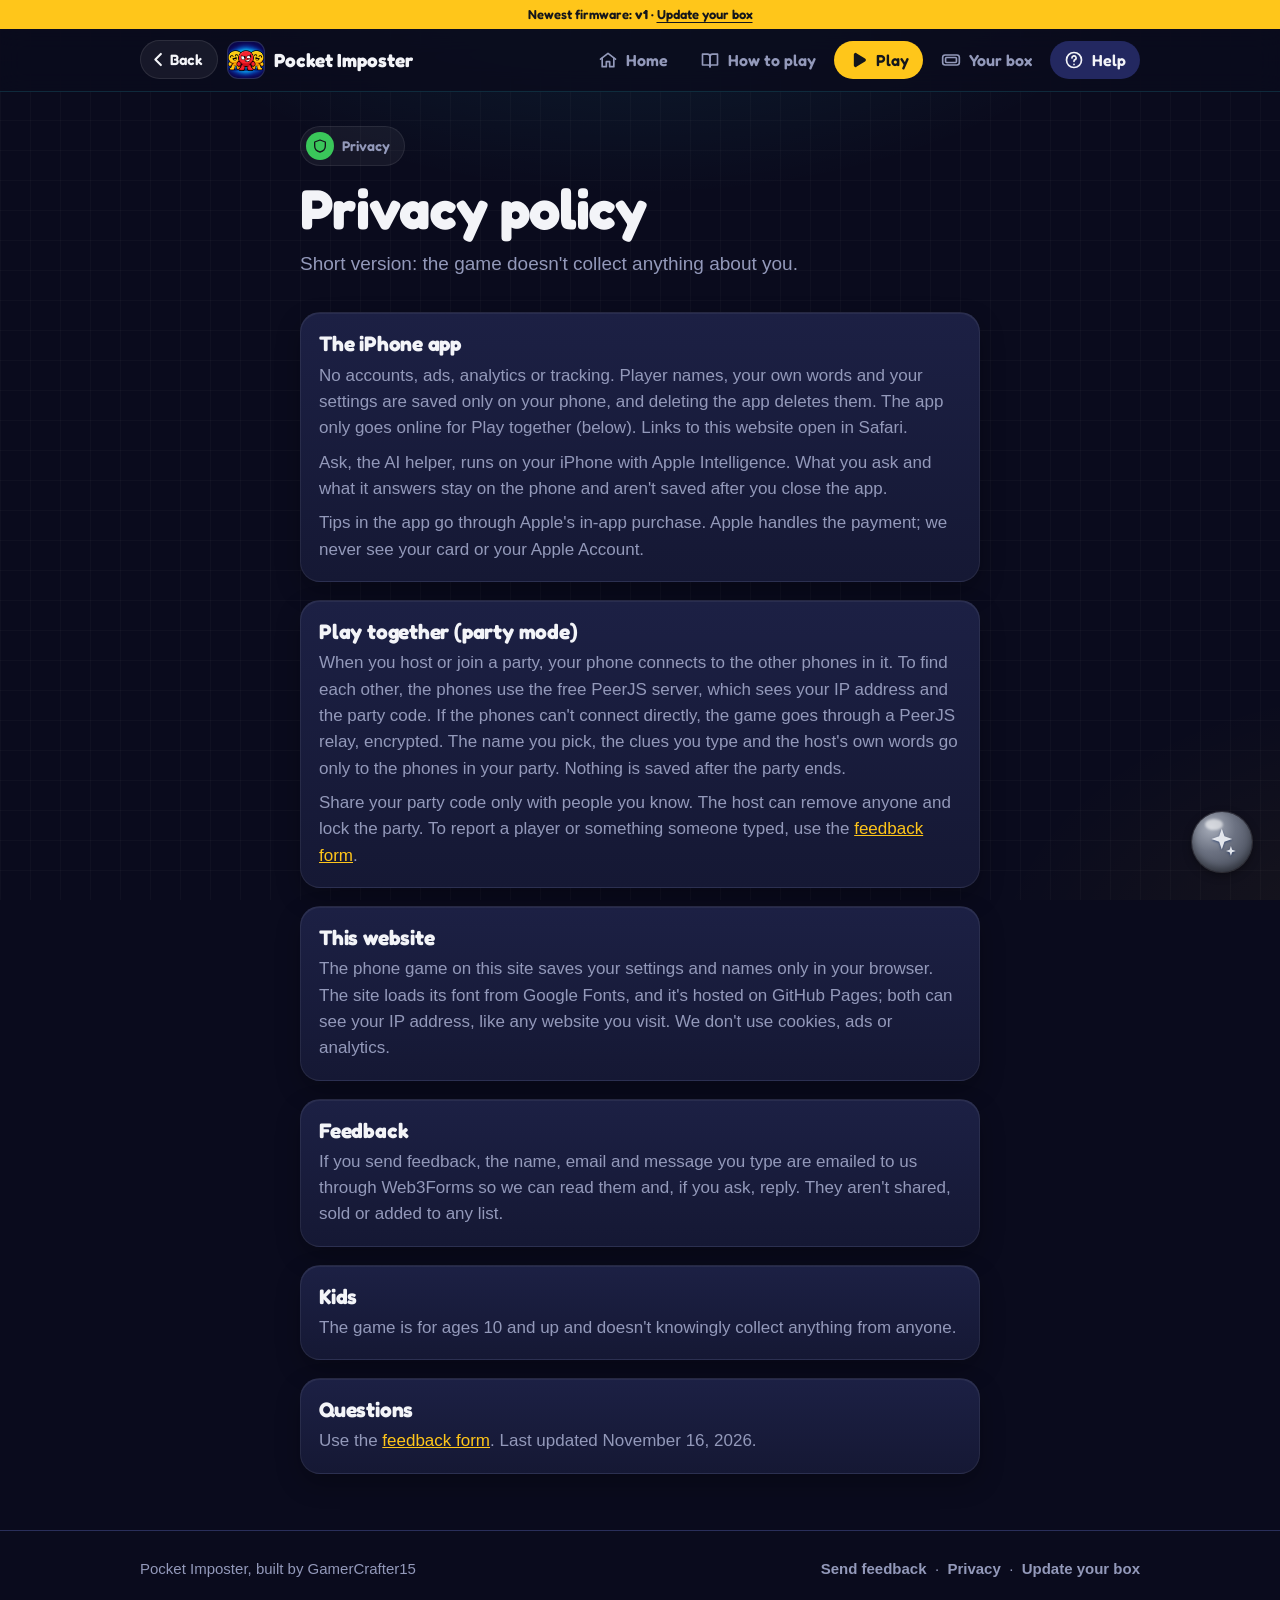
<file: privacy/index.html>
<!doctype html>
<html lang="en">
<head>
<!-- shell:head (generated by tools/site_shell.py - edit there, not here) -->
<meta charset="utf-8">
<meta name="viewport" content="width=device-width,initial-scale=1,viewport-fit=cover">
<meta name="robots" content="noindex,nofollow">
<meta name="theme-color" content="#0E1016">
<link rel="preconnect" href="https://fonts.googleapis.com">
<link rel="preconnect" href="https://fonts.gstatic.com" crossorigin>
<link href="https://fonts.googleapis.com/css2?family=Fredoka:wght@500;600;700&display=swap" rel="stylesheet">
<link rel="stylesheet" href="../site.css">
<link rel="icon" type="image/png" href="../logo.png">
<link rel="apple-touch-icon" href="../apple-touch-icon.png">
<!-- /shell:head -->
<title>Privacy · Pocket Imposter</title>
<meta name="description" content="Privacy policy for Pocket Imposter, the app and the website.">
</head>
<body>
<!-- shell:top (generated by tools/site_shell.py - edit there, not here) -->
<div class="vbar" id="vbar"><a href="../update/">Update your box</a></div>
<header class="bar"><div class="wrap">
  <a class="backbtn" href="../" data-back><svg viewBox="0 0 24 24" aria-hidden="true" fill="none" stroke="currentColor" stroke-width="2.6" stroke-linecap="round" stroke-linejoin="round"><path d="M15 5l-7 7 7 7"/></svg><span>Back</span></a>
  <a class="brand" href="../"><span class="mark"></span><span>Pocket Imposter</span></a>
  <nav class="toptabs" aria-label="Pages"><a href="../"><svg viewBox="0 0 24 24" aria-hidden="true" fill="none" stroke="currentColor" stroke-width="2" stroke-linecap="round" stroke-linejoin="round"><path d="M3 11l9-7 9 7"/><path d="M5 10v10h5v-6h4v6h5V10"/></svg>Home</a><a href="../how-to-play/"><svg viewBox="0 0 24 24" aria-hidden="true" fill="none" stroke="currentColor" stroke-width="2" stroke-linecap="round" stroke-linejoin="round"><path d="M3 5h6a3 3 0 0 1 3 3v12a2 2 0 0 0-2-2H3z"/><path d="M21 5h-6a3 3 0 0 0-3 3v12a2 2 0 0 1 2-2h7z"/></svg>How to play</a><a href="../play/" class="play"><svg viewBox="0 0 24 24" aria-hidden="true" fill="none" stroke="currentColor" stroke-width="2" stroke-linecap="round" stroke-linejoin="round"><path d="M8 5.5v13a1 1 0 0 0 1.5.9l10.4-6.5a1 1 0 0 0 0-1.8L9.5 4.6A1 1 0 0 0 8 5.5z" fill="currentColor"/></svg>Play</a><a href="../box/"><svg viewBox="0 0 24 24" aria-hidden="true" fill="none" stroke="currentColor" stroke-width="2" stroke-linecap="round" stroke-linejoin="round"><rect x="2" y="6" width="20" height="12" rx="3"/><rect x="5.5" y="9" width="13" height="6" rx="1.2"/></svg>Your box</a><a href="../help/" aria-current="page"><svg viewBox="0 0 24 24" aria-hidden="true" fill="none" stroke="currentColor" stroke-width="2" stroke-linecap="round" stroke-linejoin="round"><circle cx="12" cy="12" r="9"/><path d="M9.5 9.5a2.5 2.5 0 1 1 3.4 2.3c-.6.3-.9.8-.9 1.4v.6"/><path d="M12 17.2v.1"/></svg>Help</a></nav>
</div></header>
<!-- /shell:top -->

<main>
<div class="wrap narrow">
<div class="phead">
  <span class="chip green"><i><svg viewBox="0 0 24 24" aria-hidden="true" fill="none" stroke="currentColor" stroke-width="2" stroke-linecap="round" stroke-linejoin="round"><path d="M12 3l8 3v6c0 5-3.5 8-8 9-4.5-1-8-4-8-9V6z"/></svg></i>Privacy</span>
  <h1>Privacy policy</h1>
  <p class="lede">Short version: the game doesn't collect anything about you.</p>
</div>

<section style="display:grid;gap:18px">
  <div class="card"><h3>The iPhone app</h3>
    <p class="mut" style="margin-top:6px">No accounts, ads, analytics or tracking. Player names, your own words and your
    settings are saved only on your phone, and deleting the app deletes them. The app only goes
    online for Play together (below). Links to this website open in Safari.</p>
    <p class="mut" style="margin-top:8px">Ask, the AI helper, runs on your iPhone with Apple Intelligence. What you ask
    and what it answers stay on the phone and aren't saved after you close the app.</p>
    <p class="mut" style="margin-top:8px">Tips in the app go through Apple's in-app purchase. Apple handles the payment;
    we never see your card or your Apple Account.</p></div>
  <div class="card"><h3>Play together (party mode)</h3>
    <p class="mut" style="margin-top:6px">When you host or join a party, your phone connects to the other phones in it.
    To find each other, the phones use the free PeerJS server, which sees your IP address and the
    party code. If the phones can't connect directly, the game goes through a PeerJS relay,
    encrypted. The name you pick, the clues you type and the host's own words go only to the
    phones in your party. Nothing is saved after the party ends.</p>
    <p class="mut" style="margin-top:8px">Share your party code only with people you know. The host can remove anyone and
    lock the party. To report a player or something someone typed, use the
    <a href="../help/?type=report#feedback">feedback form</a>.</p></div>
  <div class="card"><h3>This website</h3>
    <p class="mut" style="margin-top:6px">The phone game on this site saves your settings and names only in your browser. The site
    loads its font from Google Fonts, and it's hosted on GitHub Pages; both can see your IP address,
    like any website you visit. We don't use cookies, ads or analytics.</p></div>
  <div class="card"><h3>Feedback</h3>
    <p class="mut" style="margin-top:6px">If you send feedback, the name, email and message you type are emailed to us through
    Web3Forms so we can read them and, if you ask, reply. They aren't shared, sold or added to any
    list.</p></div>
  <div class="card"><h3>Kids</h3>
    <p class="mut" style="margin-top:6px">The game is for ages 10 and up and doesn't knowingly collect anything from anyone.</p></div>
  <div class="card"><h3>Questions</h3>
    <p class="mut" style="margin-top:6px">Use the <a href="../help/#feedback">feedback form</a>. Last updated November 16, 2026.</p></div>
</section>
</div>
</main>

<!-- shell:bottom (generated by tools/site_shell.py - edit there, not here) -->
<footer><div class="wrap">
  <span>Pocket Imposter, built by GamerCrafter15</span>
  <span><a href="../help/#feedback">Send feedback</a> &nbsp;·&nbsp; <a href="../privacy/">Privacy</a> &nbsp;·&nbsp; <a href="../update/">Update your box</a></span>
</div></footer>
<nav class="tabbar" aria-label="Pages"><a href="../"><svg viewBox="0 0 24 24" aria-hidden="true" fill="none" stroke="currentColor" stroke-width="2" stroke-linecap="round" stroke-linejoin="round"><path d="M3 11l9-7 9 7"/><path d="M5 10v10h5v-6h4v6h5V10"/></svg>Home</a><a href="../how-to-play/"><svg viewBox="0 0 24 24" aria-hidden="true" fill="none" stroke="currentColor" stroke-width="2" stroke-linecap="round" stroke-linejoin="round"><path d="M3 5h6a3 3 0 0 1 3 3v12a2 2 0 0 0-2-2H3z"/><path d="M21 5h-6a3 3 0 0 0-3 3v12a2 2 0 0 1 2-2h7z"/></svg>Learn</a><a class="play" href="../play/"><span class="disc"><svg viewBox="0 0 24 24" aria-hidden="true" fill="none" stroke="currentColor" stroke-width="2" stroke-linecap="round" stroke-linejoin="round"><path d="M8 5.5v13a1 1 0 0 0 1.5.9l10.4-6.5a1 1 0 0 0 0-1.8L9.5 4.6A1 1 0 0 0 8 5.5z" fill="currentColor"/></svg></span>Play</a><a href="../box/"><svg viewBox="0 0 24 24" aria-hidden="true" fill="none" stroke="currentColor" stroke-width="2" stroke-linecap="round" stroke-linejoin="round"><rect x="2" y="6" width="20" height="12" rx="3"/><rect x="5.5" y="9" width="13" height="6" rx="1.2"/></svg>Box</a><a href="../help/" aria-current="page"><svg viewBox="0 0 24 24" aria-hidden="true" fill="none" stroke="currentColor" stroke-width="2" stroke-linecap="round" stroke-linejoin="round"><circle cx="12" cy="12" r="9"/><path d="M9.5 9.5a2.5 2.5 0 1 1 3.4 2.3c-.6.3-.9.8-.9 1.4v.6"/><path d="M12 17.2v.1"/></svg>Help</a></nav>
<script src="../site.js" data-root="../"></script>
<button class="aibubble" data-ai aria-label="Ask for help"><span class="aiorb"><svg viewBox="0 0 24 24" aria-hidden="true"><path fill="currentColor" d="M12 2.5l1.9 5.6L19.5 10l-5.6 1.9L12 17.5l-1.9-5.6L4.5 10l5.6-1.9zM18.5 15l.9 2.6 2.6.9-2.6.9-.9 2.6-.9-2.6-2.6-.9 2.6-.9z"/></svg></span></button>
<script src="../ai.js"></script>
<script src="../tips.js"></script>
<script src="../sfx.js"></script>
<!-- /shell:bottom -->
</body>
</html>
</file>
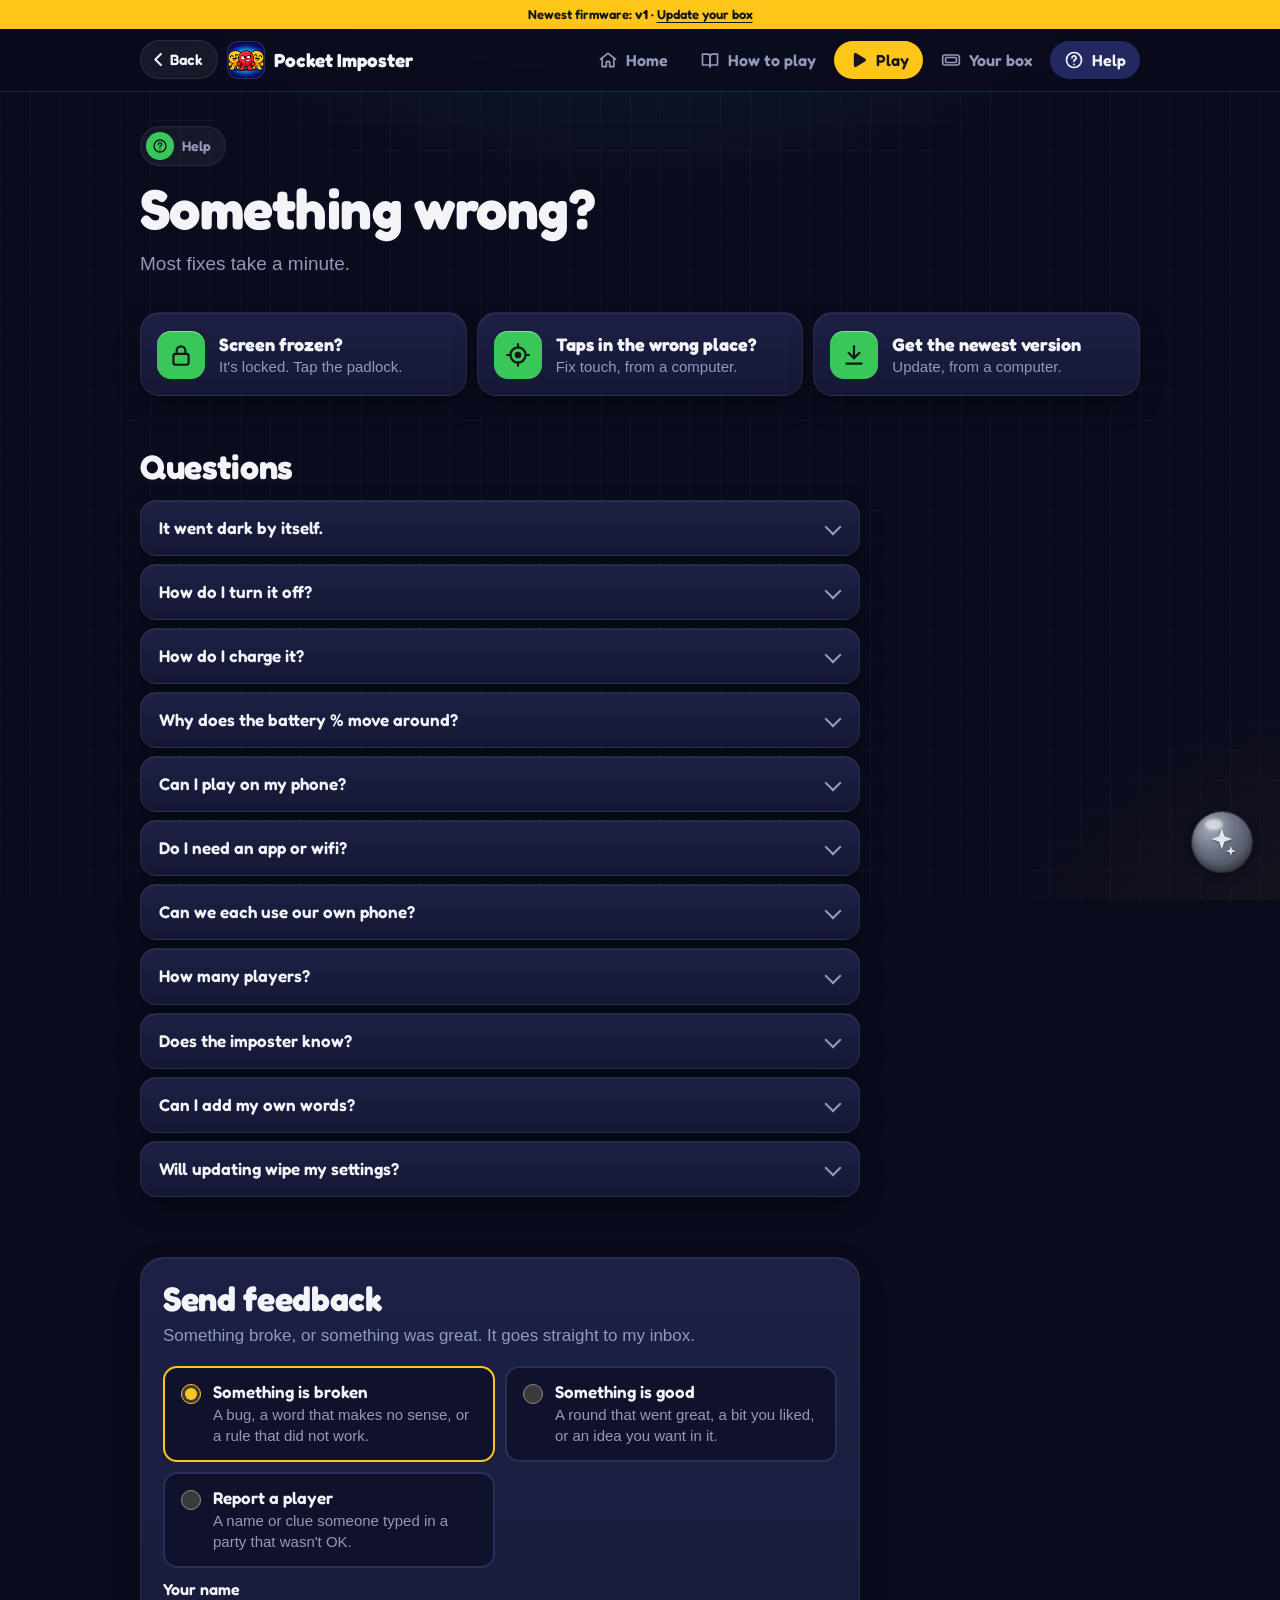
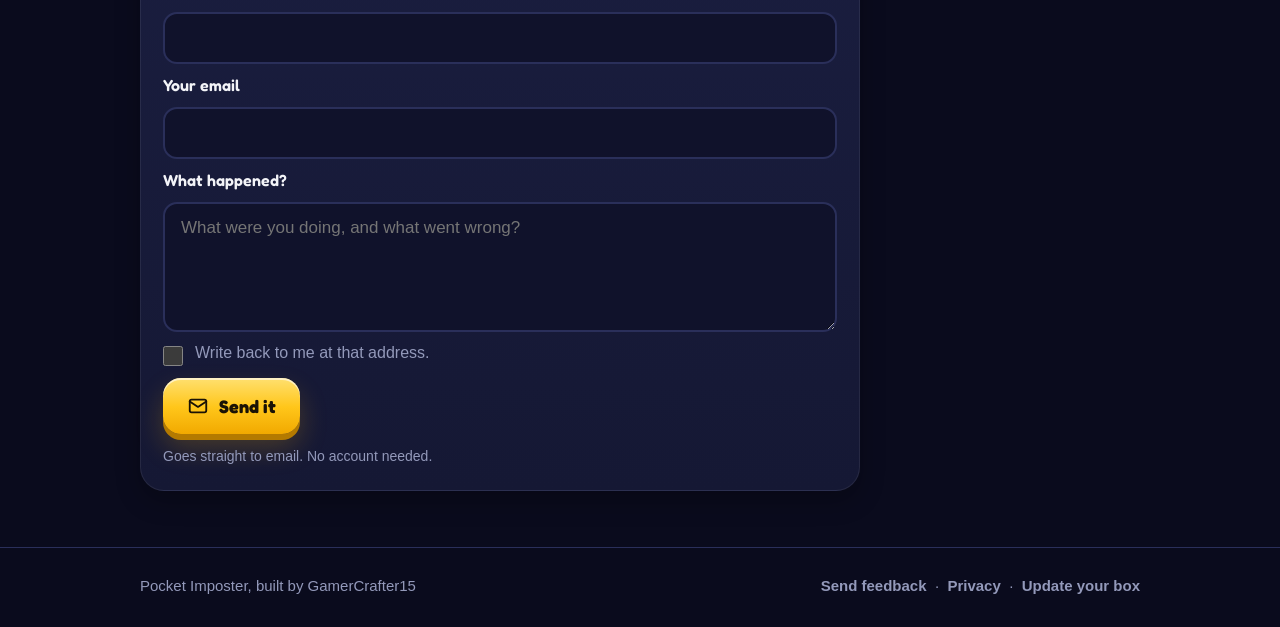
<file: questions/index.html>
<!doctype html>
<html lang="en">
<head>
<meta charset="utf-8">
<meta name="robots" content="noindex,nofollow">
<title>Pocket Imposter</title>
<!-- This page moved in the 2026-11-15 remake. Generated by tools/site_shell.py. -->
<meta http-equiv="refresh" content="0; url=../help/#questions">
<link rel="canonical" href="../help/#questions">
</head>
<body style="background:#0E1016;color:#F3F4F8;font-family:sans-serif">
<p><a href="../help/#questions" style="color:#FFC61A">This page moved. Tap here.</a></p>
</body>
</html>
</file>
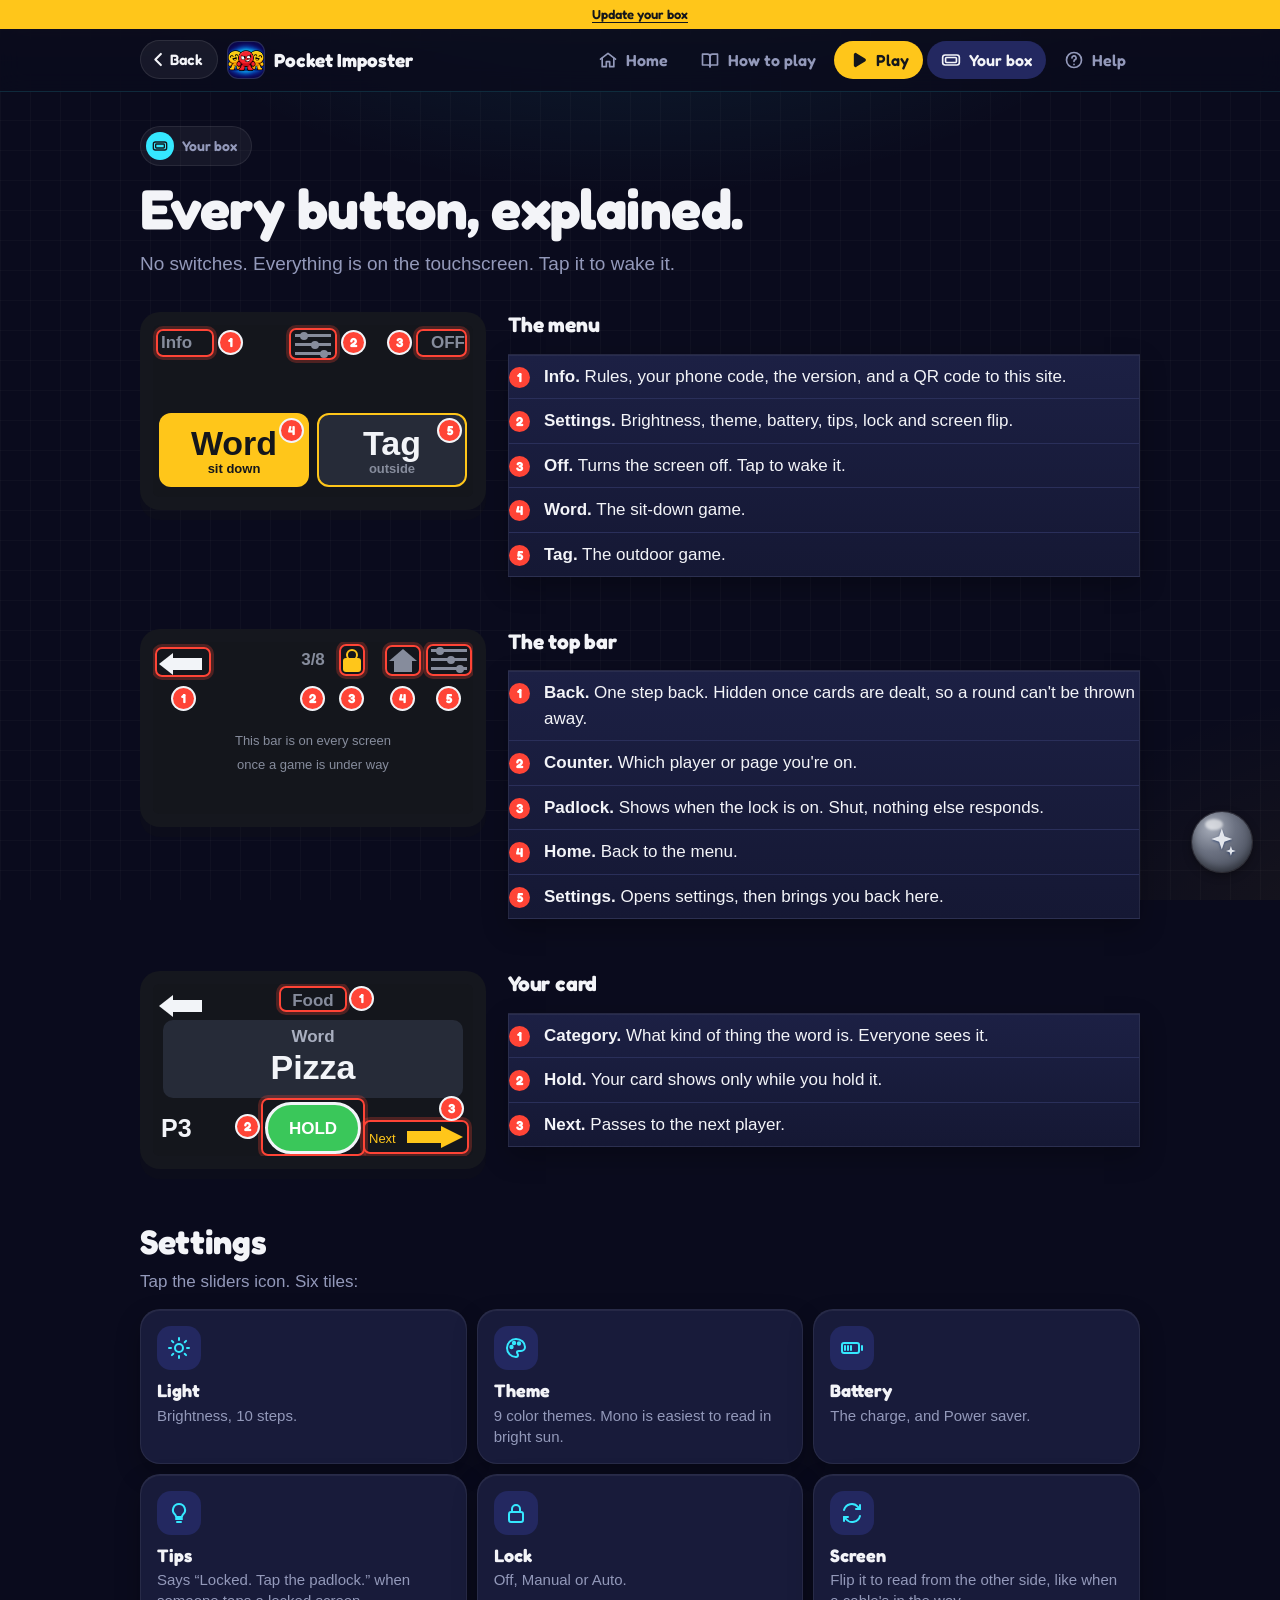
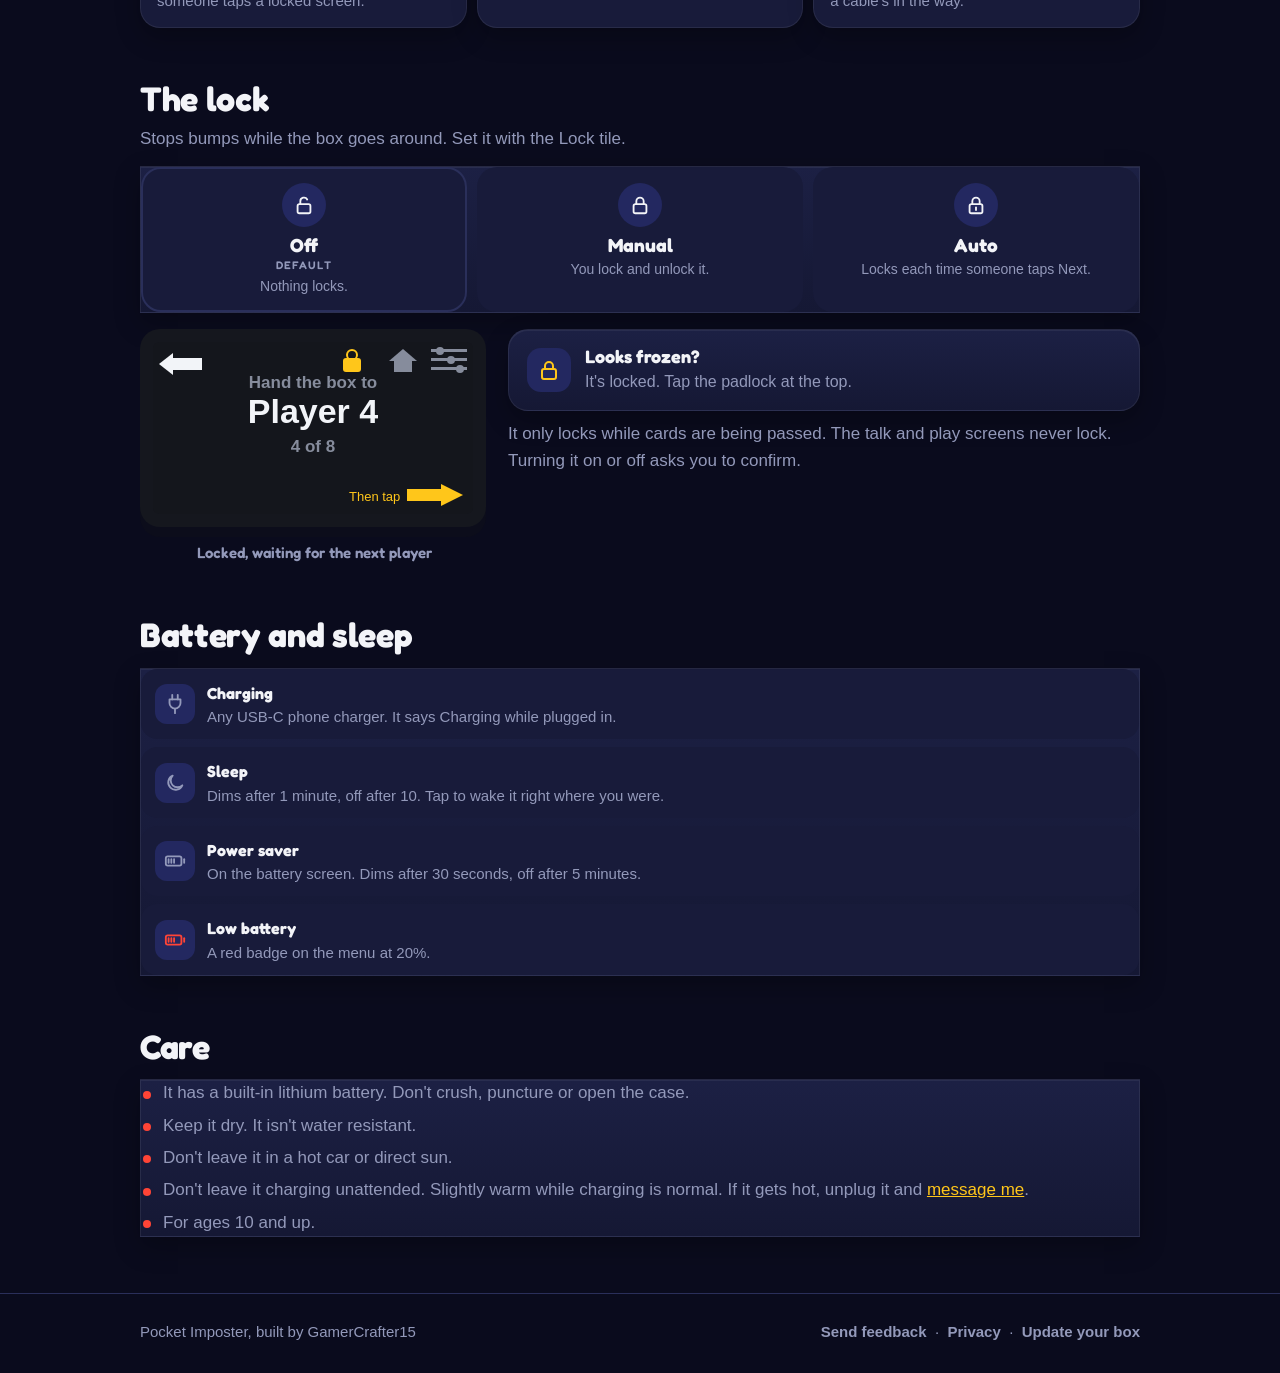
<file: settings/index.html>
<!doctype html>
<html lang="en">
<head>
<meta charset="utf-8">
<meta name="robots" content="noindex,nofollow">
<title>Pocket Imposter</title>
<!-- This page moved in the 2026-11-15 remake. Generated by tools/site_shell.py. -->
<meta http-equiv="refresh" content="0; url=../box/#settings">
<link rel="canonical" href="../box/#settings">
</head>
<body style="background:#0E1016;color:#F3F4F8;font-family:sans-serif">
<p><a href="../box/#settings" style="color:#FFC61A">This page moved. Tap here.</a></p>
</body>
</html>
</file>
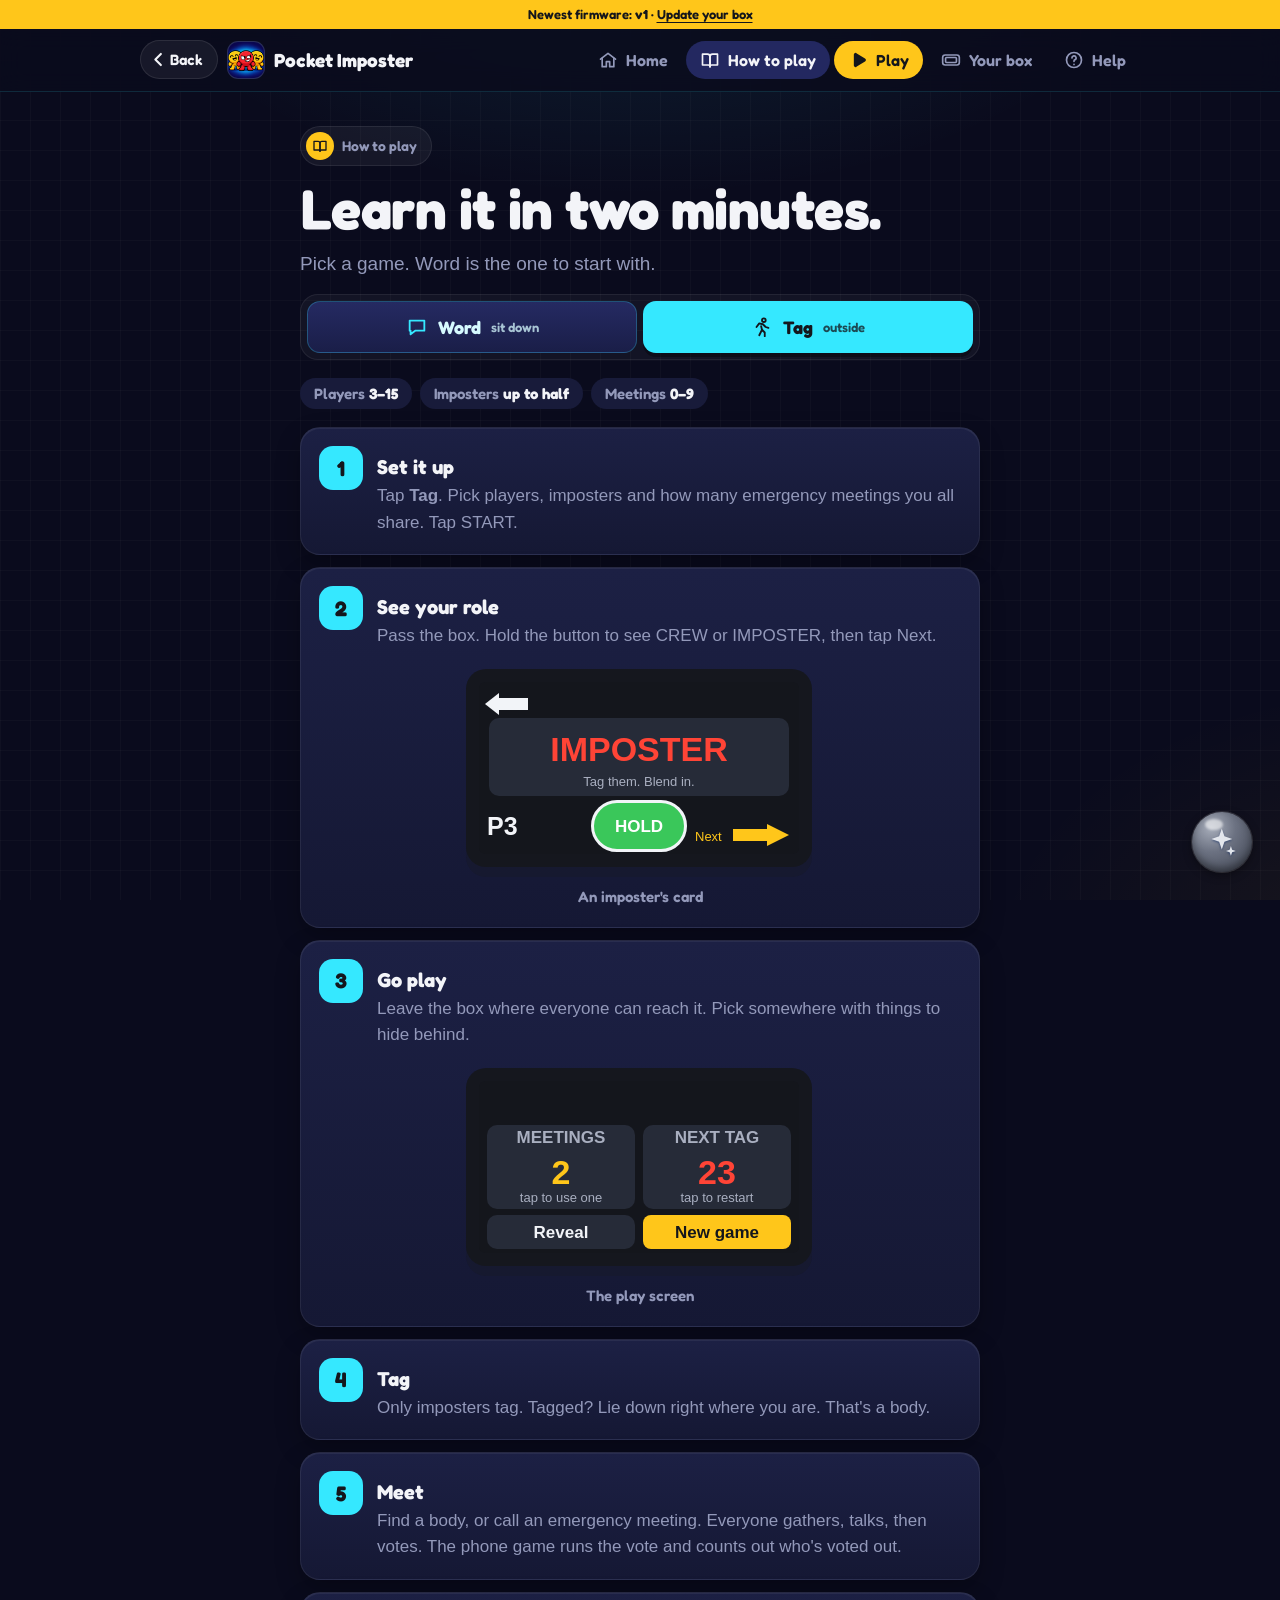
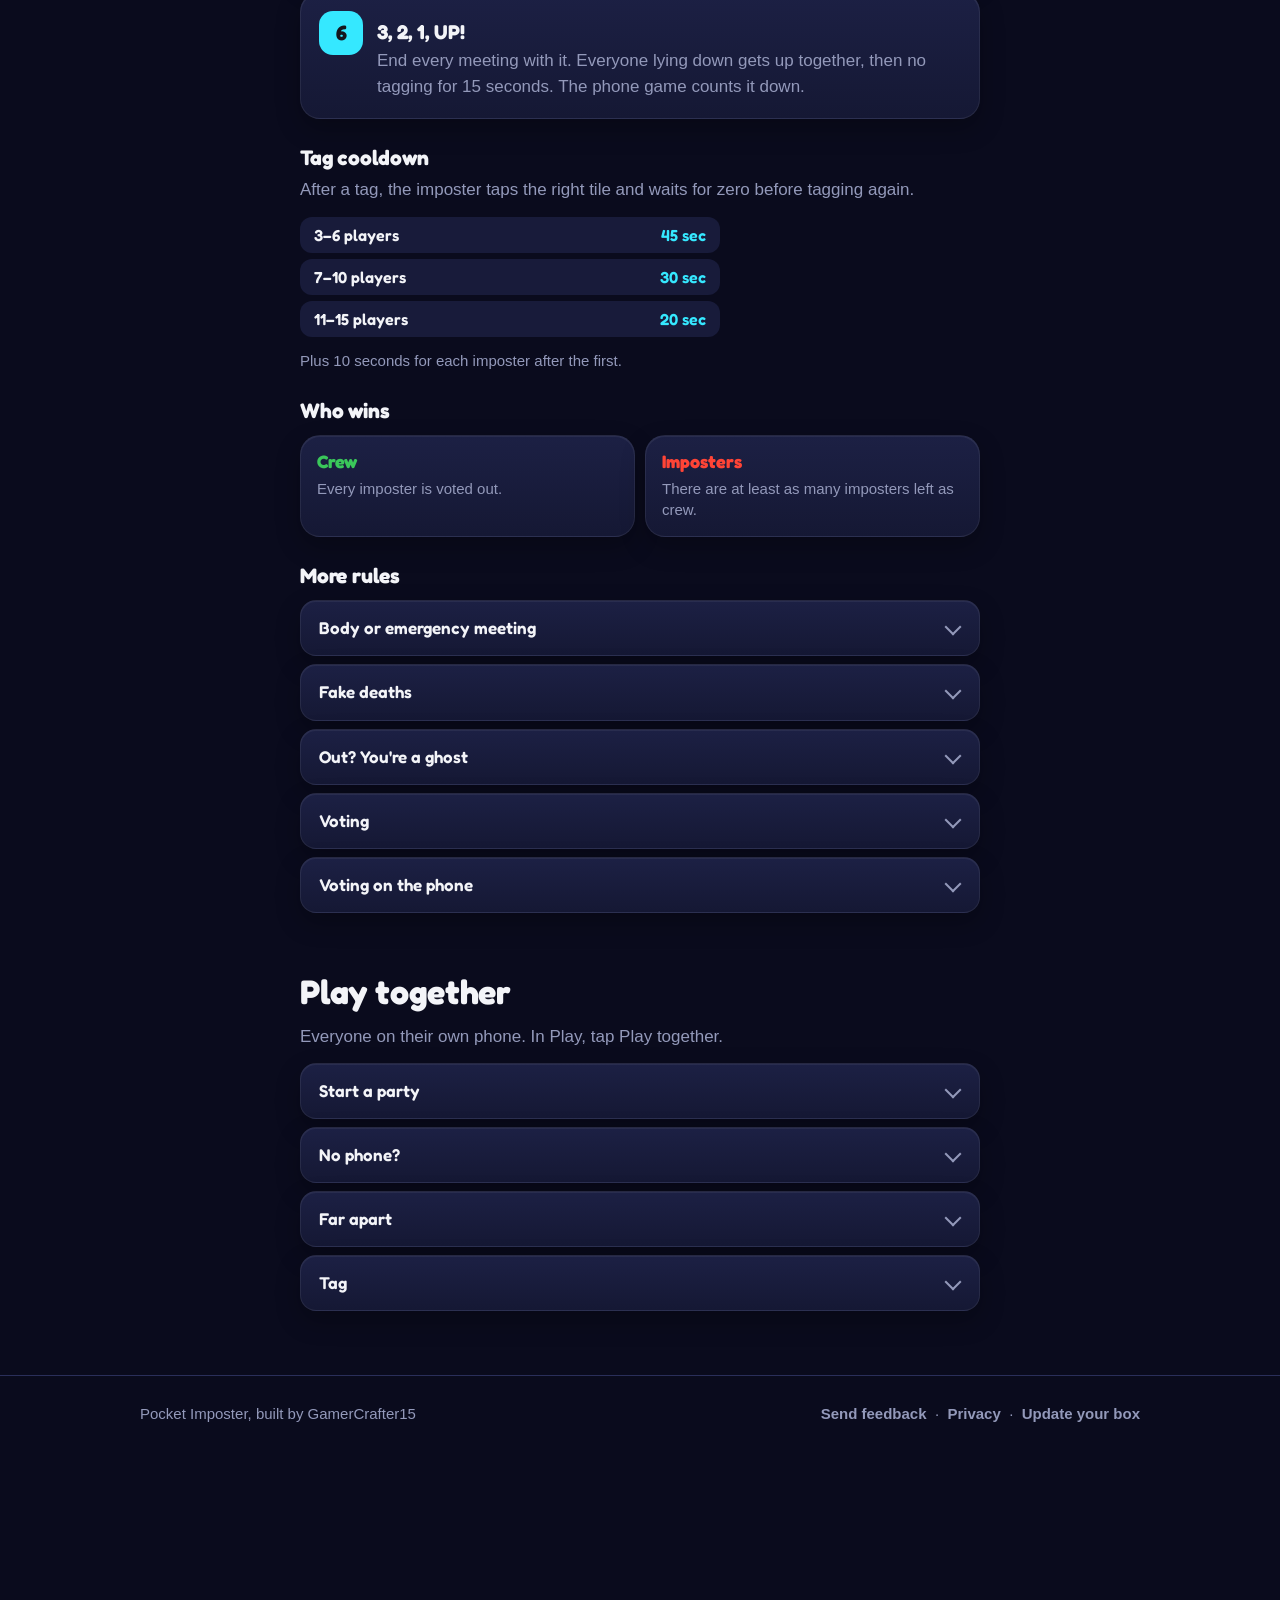
<file: tag/index.html>
<!doctype html>
<html lang="en">
<head>
<meta charset="utf-8">
<meta name="robots" content="noindex,nofollow">
<title>Pocket Imposter</title>
<!-- This page moved in the 2026-11-15 remake. Generated by tools/site_shell.py. -->
<meta http-equiv="refresh" content="0; url=../how-to-play/#tag">
<link rel="canonical" href="../how-to-play/#tag">
</head>
<body style="background:#0E1016;color:#F3F4F8;font-family:sans-serif">
<p><a href="../how-to-play/#tag" style="color:#FFC61A">This page moved. Tap here.</a></p>
</body>
</html>
</file>
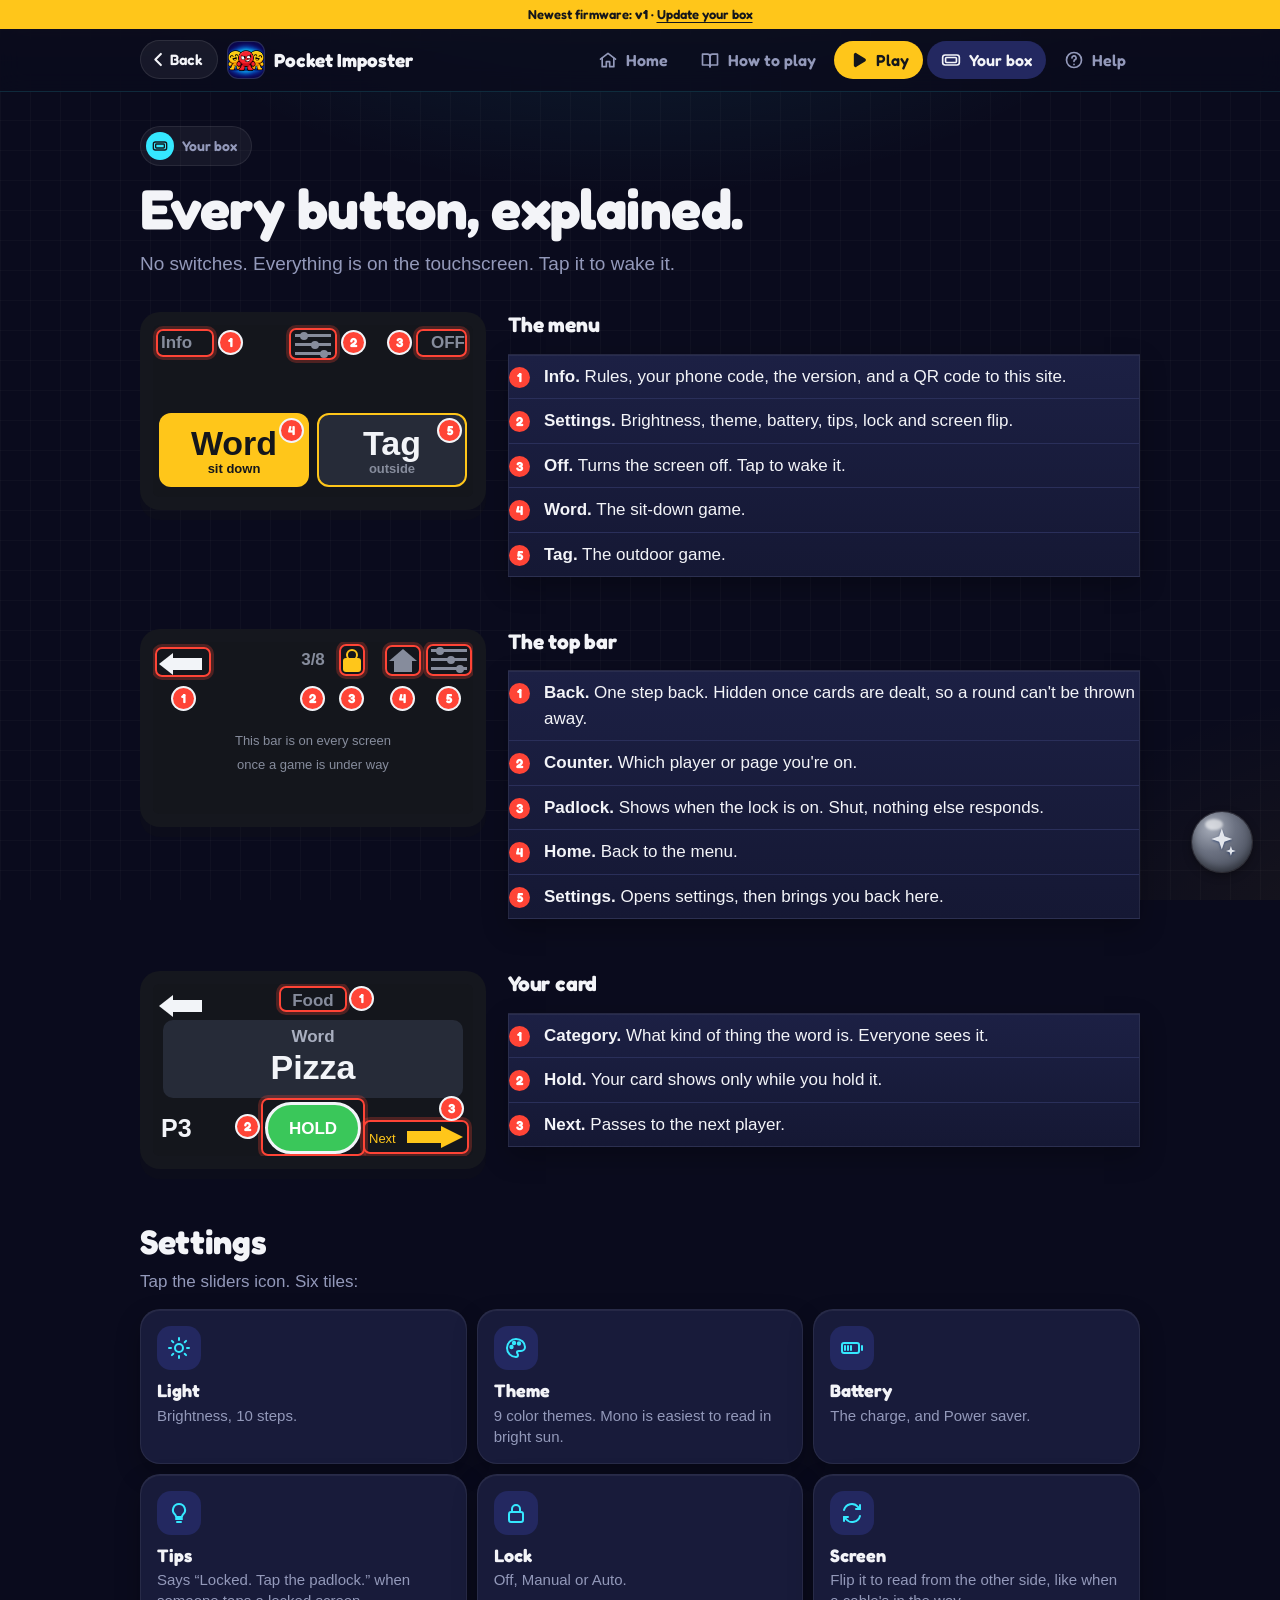
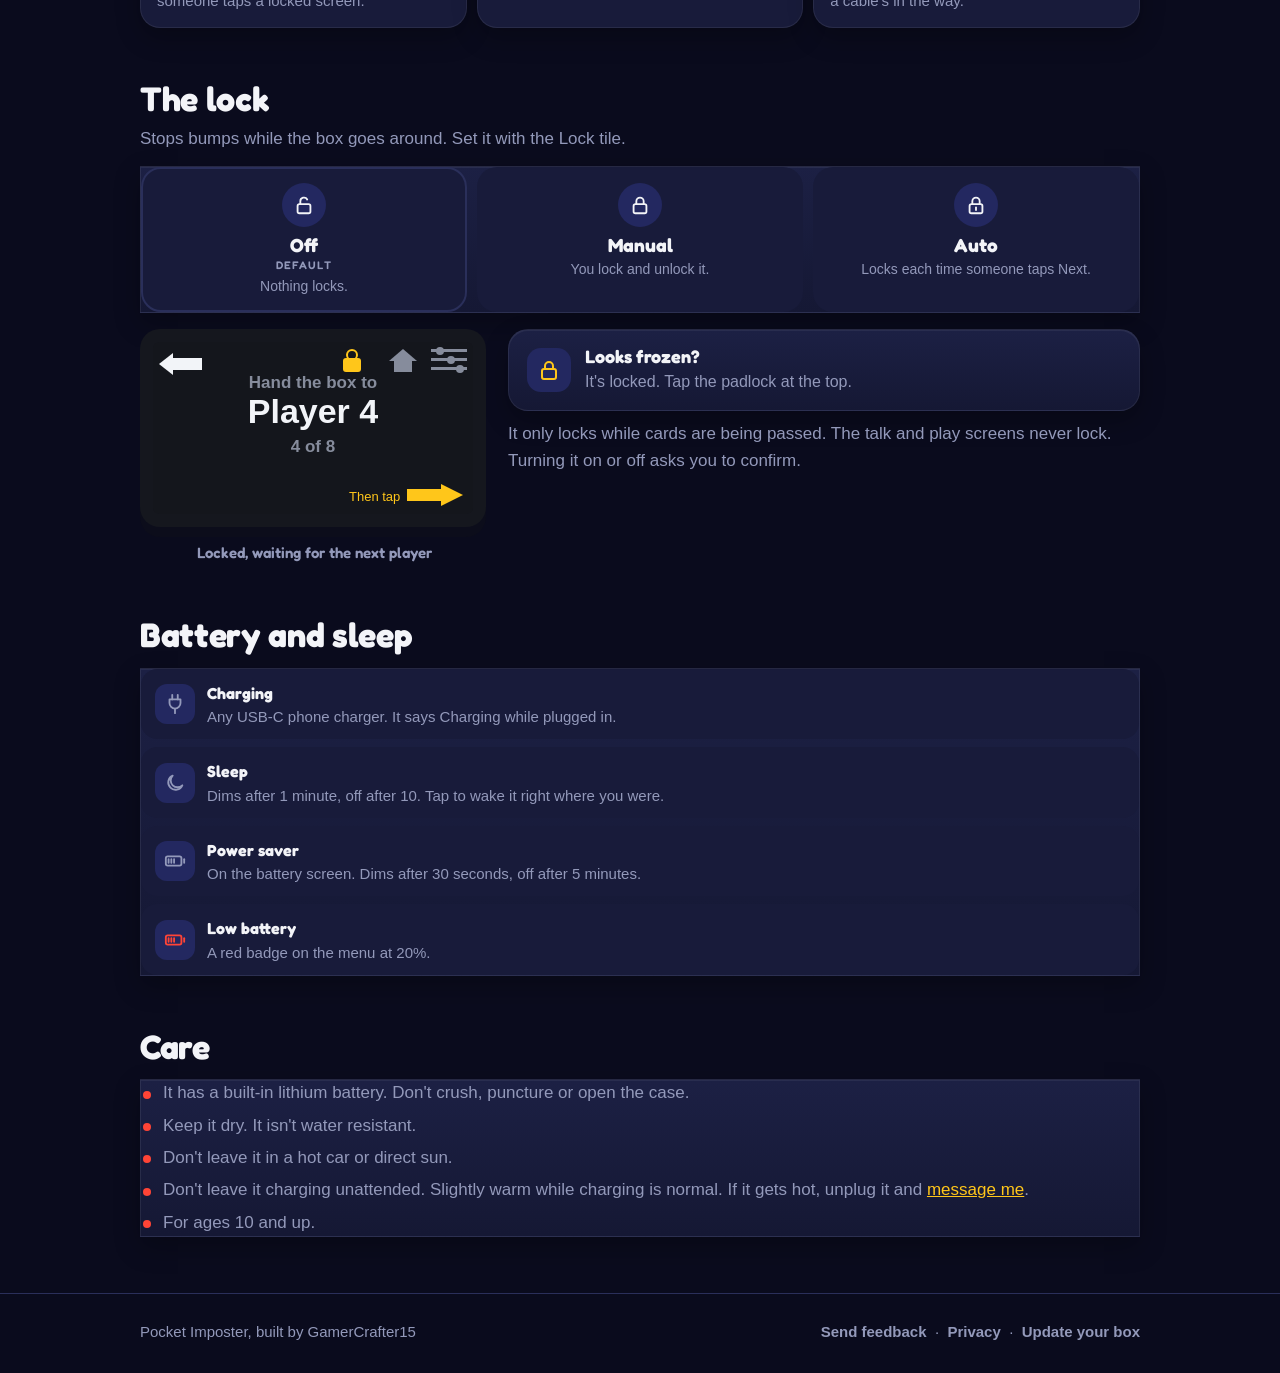
<file: tips/index.html>
<!doctype html>
<html lang="en">
<head>
<meta charset="utf-8">
<meta name="robots" content="noindex,nofollow">
<title>Pocket Imposter</title>
<!-- This page moved in the 2026-11-15 remake. Generated by tools/site_shell.py. -->
<meta http-equiv="refresh" content="0; url=../box/">
<link rel="canonical" href="../box/">
</head>
<body style="background:#0E1016;color:#F3F4F8;font-family:sans-serif">
<p><a href="../box/" style="color:#FFC61A">This page moved. Tap here.</a></p>
</body>
</html>
</file>
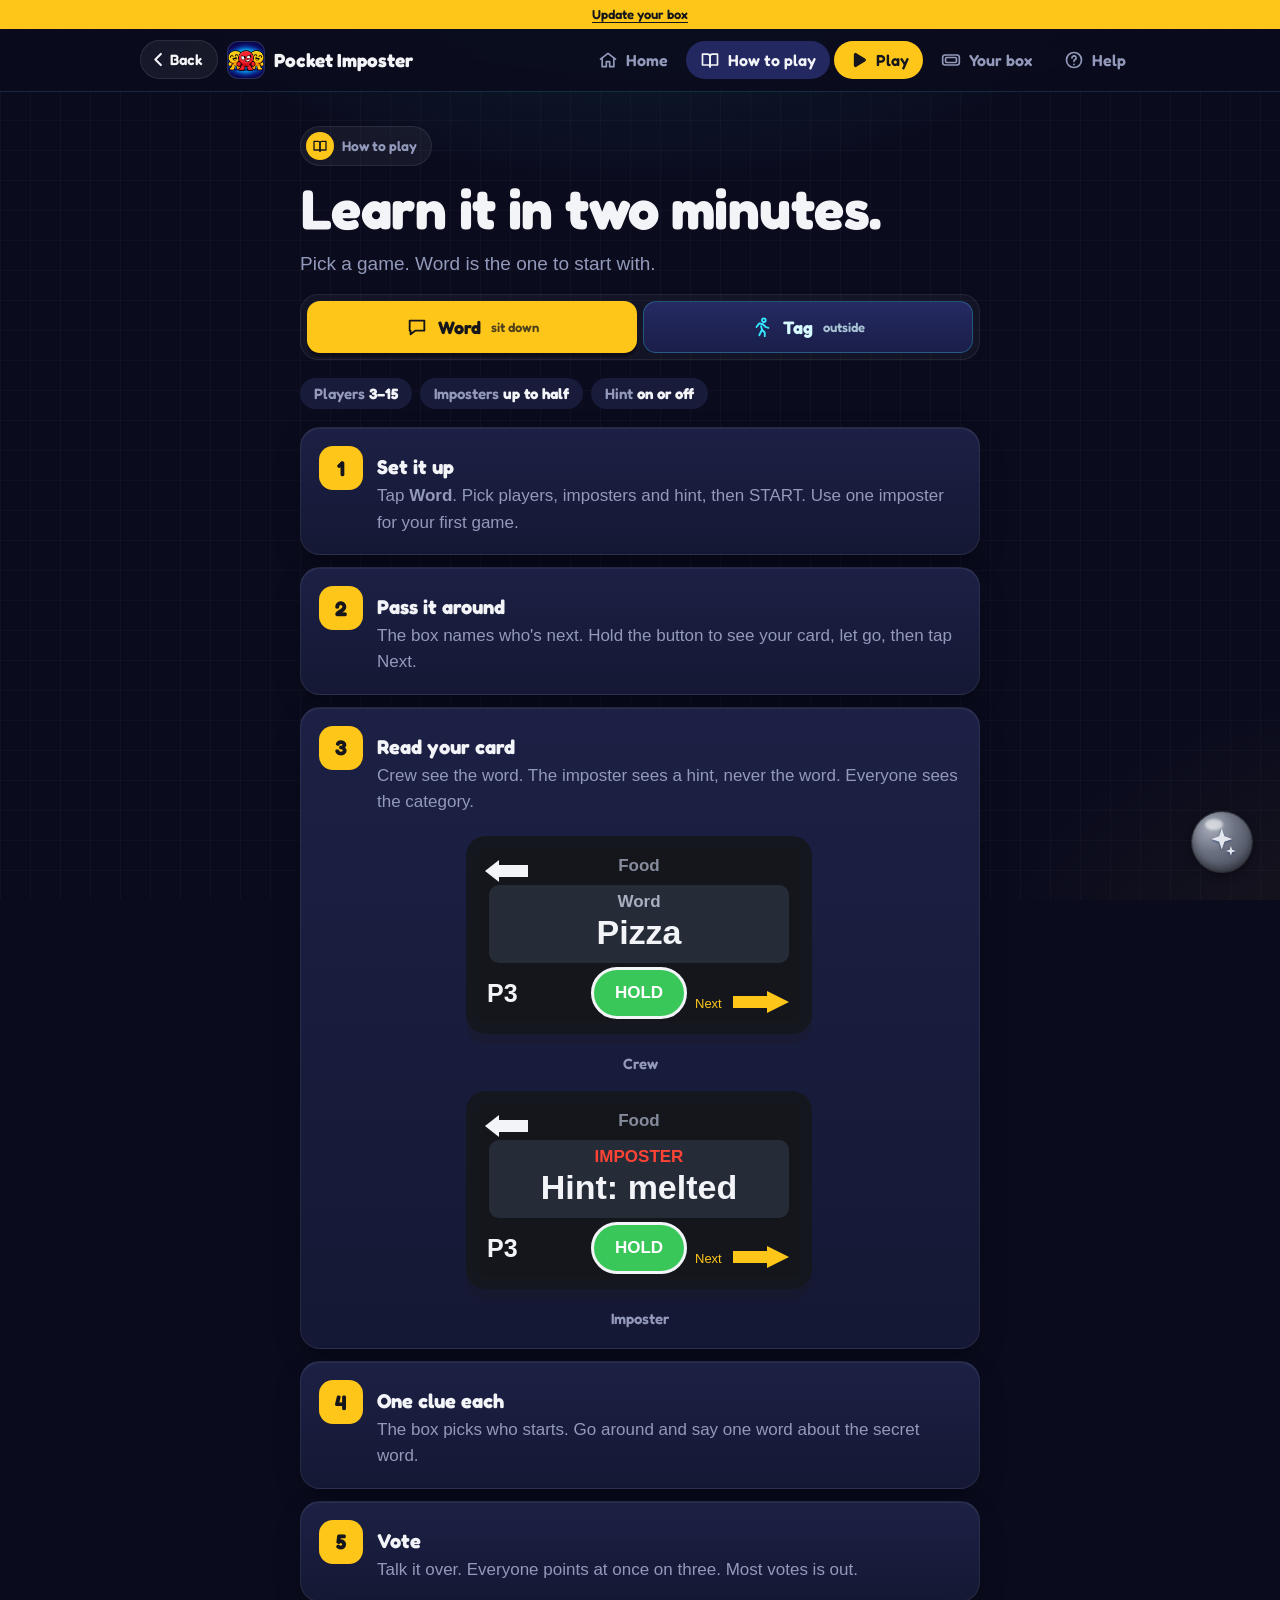
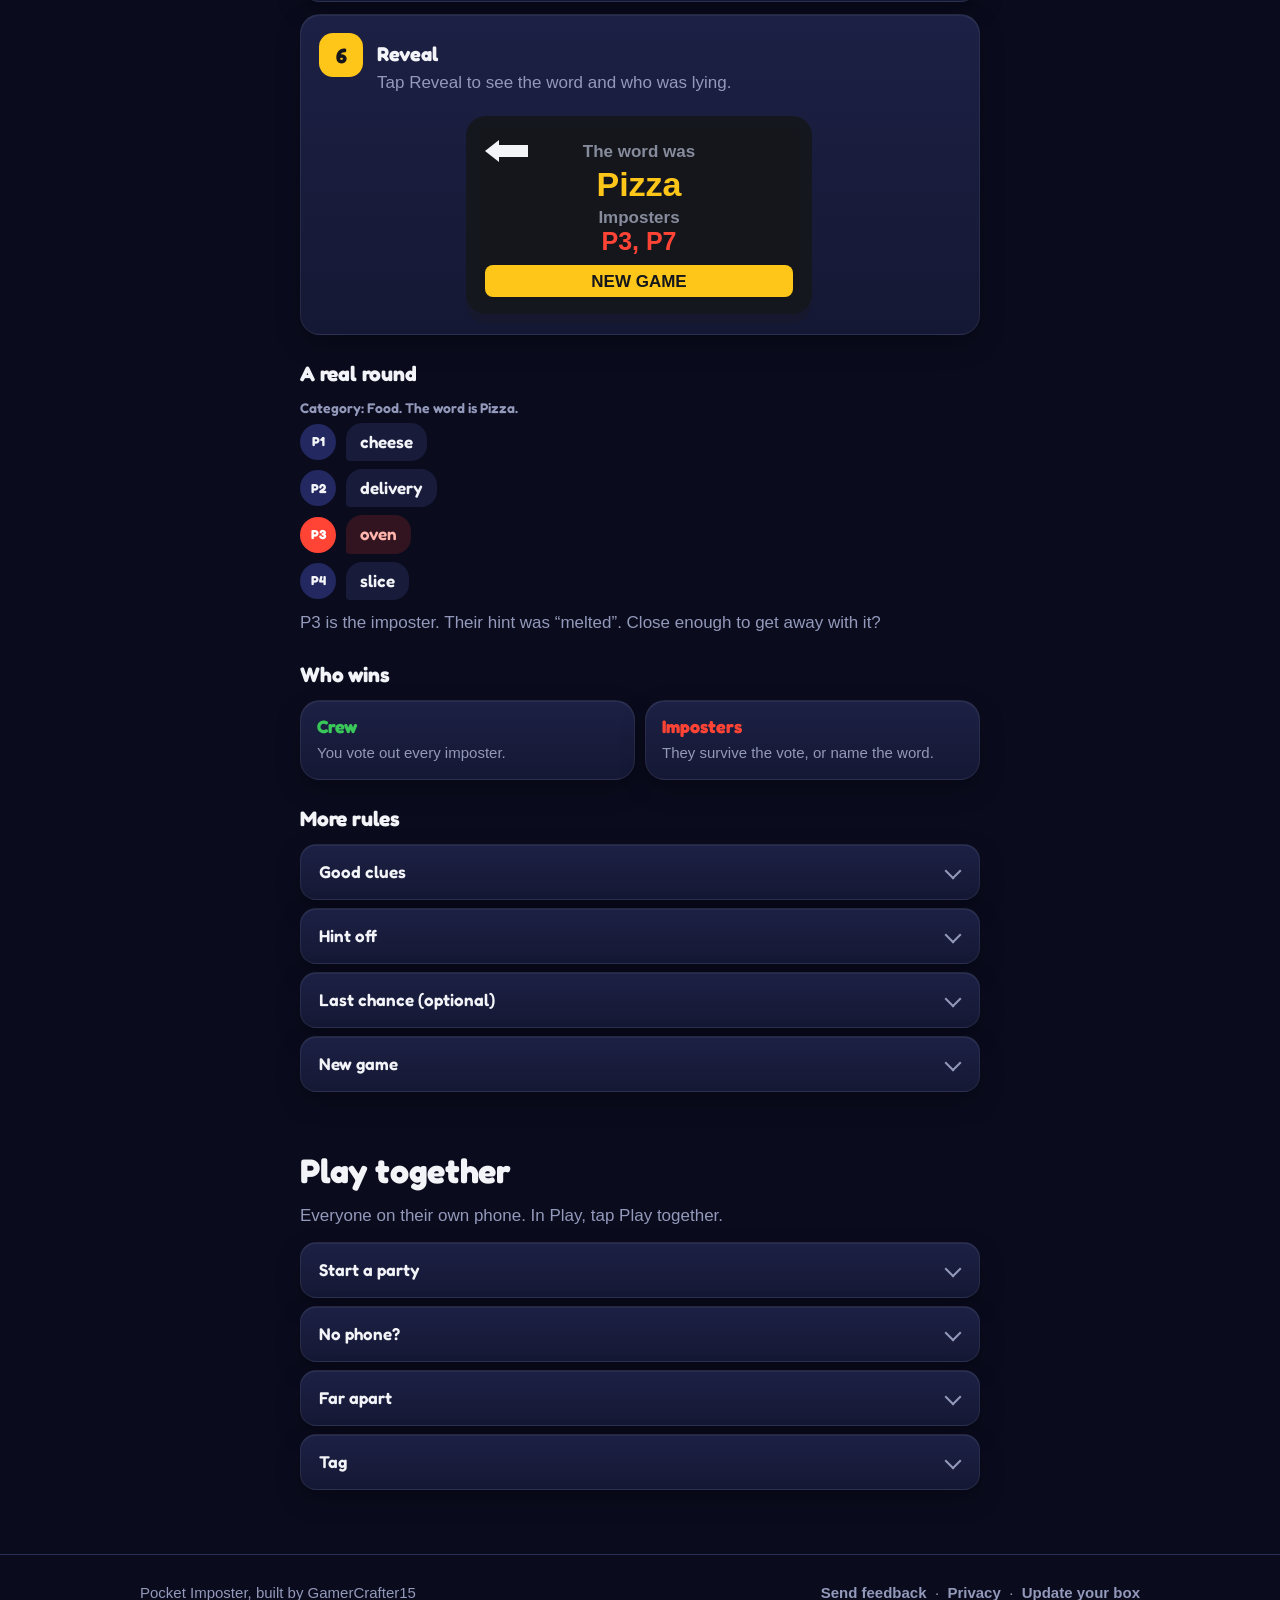
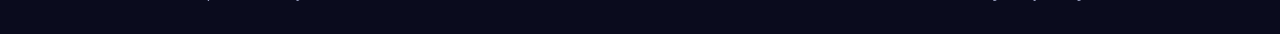
<file: word/index.html>
<!doctype html>
<html lang="en">
<head>
<meta charset="utf-8">
<meta name="robots" content="noindex,nofollow">
<title>Pocket Imposter</title>
<!-- This page moved in the 2026-11-15 remake. Generated by tools/site_shell.py. -->
<meta http-equiv="refresh" content="0; url=../how-to-play/#word">
<link rel="canonical" href="../how-to-play/#word">
</head>
<body style="background:#0E1016;color:#F3F4F8;font-family:sans-serif">
<p><a href="../how-to-play/#word" style="color:#FFC61A">This page moved. Tap here.</a></p>
</body>
</html>
</file>
<file: site.css>
/* Pocket Imposter - the rules site, remade 2026-11-15.

   He asked for "noticeable changes over literally everything, practically a
   remake". So: the box's own world instead of a cream web page. The dark
   Night palette the box and the app icon use, gold for Word, cyan for Tag
   (the arcade cyan he picked for the box), red only ever for the imposter.
   It is one committed look, dark on purpose, so there is no light theme.

   Phones get an app-style tab bar along the bottom; computers get the same five
   links in the top bar. Eleven pages became five: Home, How to play, Play,
   Your box, Help. */
:root{
  --bg:#0E1016;
  --bg2:#141721;
  --surf:#1B1F2C;
  --surf2:#252A3A;
  --line:#2C3245;
  --text:#F3F4F8;
  --mut:#9BA2B4;
  --gold:#FFC61A;
  --gold-d:#B98C00;
  --cyan:#35E8FF;
  --red:#FF4436;
  --green:#3AC75A;
  --disp:"Fredoka",-apple-system,BlinkMacSystemFont,"Segoe UI",sans-serif;
  --sans:-apple-system,BlinkMacSystemFont,"Segoe UI",Roboto,"Helvetica Neue",Arial,sans-serif;
  --r:20px;
  --tabh:72px;
  color-scheme:dark;
}
*{box-sizing:border-box}
[hidden]{display:none!important}
html{-webkit-text-size-adjust:100%;scroll-behavior:smooth;background:var(--bg)}
body{margin:0;background:var(--bg);color:var(--text);font-family:var(--sans);font-size:17px;
  line-height:1.55;-webkit-font-smoothing:antialiased;overflow-x:clip}
@media(prefers-reduced-motion:reduce){html{scroll-behavior:auto}}
a{color:var(--gold)}
img,svg{display:block}
.wrap{max-width:1040px;margin:0 auto;padding:0 20px}
.narrow{max-width:720px}
h1,h2,h3{font-family:var(--disp);font-weight:700;letter-spacing:-.01em;text-wrap:balance;margin:0}
h1{font-size:clamp(34px,7vw,56px);line-height:1.02}
h2{font-size:clamp(26px,4.4vw,34px);line-height:1.1}
h3{font-size:21px;line-height:1.2}
p{margin:0}
.mut{color:var(--mut)}
:focus-visible{outline:3px solid var(--gold);outline-offset:3px}

/* ---------- top bar ---------- */
.vbar{background:var(--gold);color:#14161C;font:600 13px/1.3 var(--disp);text-align:center;padding:6px 14px}
.vbar a{color:#14161C;text-underline-offset:3px}
.vbar b{font-weight:700}
.bar{position:sticky;top:0;z-index:30;background:rgba(14,16,22,.88);backdrop-filter:blur(12px);
  -webkit-backdrop-filter:blur(12px);border-bottom:1px solid var(--line)}
.bar .wrap{display:flex;align-items:center;gap:10px;height:62px}
.brand{display:flex;align-items:center;gap:10px;color:var(--text);text-decoration:none;
  font:700 19px/1 var(--disp);white-space:nowrap}
.mark{width:36px;height:36px;border-radius:10px;flex:none;background:#14161C url(logo.png) center/cover;
  box-shadow:0 0 0 1px var(--line)}
.backbtn{display:inline-flex;align-items:center;gap:2px;flex:none;font:600 15px/1 var(--disp);
  color:var(--text);text-decoration:none;background:var(--surf2);border-radius:999px;padding:9px 14px 9px 8px}
.backbtn svg{width:19px;height:19px}
.backbtn:hover{background:var(--line)}
/* the five links, in the top bar on a computer */
.toptabs{margin-left:auto;display:none;gap:4px}
.toptabs a{display:flex;align-items:center;gap:8px;padding:9px 14px;border-radius:999px;
  color:var(--mut);text-decoration:none;font:600 16px/1 var(--disp)}
.toptabs a svg{width:20px;height:20px}
.toptabs a:hover{color:var(--text);background:var(--surf)}
.toptabs a[aria-current="page"]{color:var(--text);background:var(--surf2)}
.toptabs a.play{background:var(--gold);color:#14161C}
@media(min-width:900px){.toptabs{display:flex}}

/* ---------- tab bar, phones ---------- */
.tabbar{position:fixed;left:0;right:0;bottom:0;z-index:40;display:grid;grid-template-columns:repeat(5,1fr);
  background:rgba(20,23,33,.94);backdrop-filter:blur(14px);-webkit-backdrop-filter:blur(14px);
  border-top:1px solid var(--line);padding:6px 6px calc(6px + env(safe-area-inset-bottom))}
.tabbar a{display:flex;flex-direction:column;align-items:center;gap:3px;padding:6px 0;
  color:var(--mut);text-decoration:none;font:600 11.5px/1 var(--disp);border-radius:14px}
.tabbar a svg{width:25px;height:25px}
.tabbar a[aria-current="page"]{color:var(--gold)}
/* Play sits up in a gold disc: it's the thing most people opened the app for. */
.tabbar a.play{color:var(--text)}
.tabbar a.play .disc{width:50px;height:50px;margin-top:-22px;border-radius:50%;background:var(--gold);
  color:#14161C;display:grid;place-items:center;box-shadow:0 0 0 5px var(--bg2)}
.tabbar a.play .disc svg{width:26px;height:26px}
body{padding-bottom:calc(var(--tabh) + env(safe-area-inset-bottom))}
@media(min-width:900px){.tabbar{display:none}body{padding-bottom:0}}

/* ---------- page heads ---------- */
.phead{padding:34px 0 8px}
.chip{display:inline-flex;align-items:center;gap:8px;font:600 14px/1 var(--disp);color:var(--mut);
  background:var(--surf);border-radius:999px;padding:5px 14px 5px 5px;margin:0 0 14px}
.chip i{width:28px;height:28px;border-radius:50%;display:grid;place-items:center;background:var(--surf2);color:var(--text)}
.chip i svg{width:16px;height:16px}
.chip.gold i{background:var(--gold);color:#14161C}
.chip.cyan i{background:var(--cyan);color:#14161C}
.chip.green i{background:var(--green);color:#14161C}
.lede{margin:12px 0 0;font-size:19px;color:var(--mut);max-width:30em}
section{padding:26px 0}
.sec-h{display:flex;align-items:baseline;justify-content:space-between;gap:12px;margin:0 0 14px}

/* ---------- buttons ---------- */
.cta{display:inline-flex;align-items:center;justify-content:center;gap:10px;min-height:56px;padding:0 24px;
  border-radius:16px;font:700 18px/1 var(--disp);text-decoration:none;border:0;cursor:pointer}
.cta svg{width:22px;height:22px}
.cta.gold{background:var(--gold);color:#14161C;box-shadow:0 4px 0 var(--gold-d)}
.cta.gold:active{transform:translateY(2px);box-shadow:0 2px 0 var(--gold-d)}
.cta.ghost{background:var(--surf2);color:var(--text)}
.cta.ghost:hover{background:var(--line)}
.ctas{display:flex;flex-wrap:wrap;gap:10px;margin:24px 0 0}

/* ---------- home ---------- */
.hero{padding:34px 0 20px;position:relative;overflow:hidden}
.hero::before{content:"";position:absolute;inset:-40% -20% auto auto;width:640px;height:640px;border-radius:50%;
  background:radial-gradient(closest-side,rgba(255,198,26,.16),transparent);pointer-events:none}
.hero .grid{display:grid;gap:28px;align-items:center}
@media(min-width:900px){.hero .grid{grid-template-columns:1.05fr 1fr}.hero{padding:64px 0 40px}}
.hero h1 em{font-style:normal;color:var(--red)}
.stats{display:grid;grid-template-columns:repeat(4,1fr);gap:8px;margin:26px 0 0}
.stats div{background:var(--surf);border-radius:16px;padding:12px 8px;text-align:center}
.stats b{display:block;font:700 22px/1.1 var(--disp)}
.stats span{display:block;font:600 12px/1.2 var(--disp);color:var(--mut);margin-top:3px}
.modes2{display:grid;gap:12px}
@media(min-width:700px){.modes2{grid-template-columns:1fr 1fr}}
.mode{display:grid;grid-template-columns:64px 1fr auto;gap:16px;align-items:center;padding:18px;
  border-radius:var(--r);text-decoration:none;color:var(--text);background:var(--surf);border:2px solid transparent}
.mode:hover{border-color:var(--line)}
.mode .ic{width:64px;height:64px;border-radius:18px;display:grid;place-items:center}
.mode .ic svg{width:34px;height:34px}
.mode.word .ic{background:var(--gold);color:#14161C}
.mode.tag .ic{background:var(--cyan);color:#14161C}
.mode b{display:block;font:700 22px/1.1 var(--disp)}
.mode span{display:block;color:var(--mut);font-size:16px;margin-top:4px}
.mode .go{width:26px;height:26px;color:var(--mut)}
.flow{display:grid;grid-template-columns:repeat(2,1fr);gap:10px;list-style:none;padding:0;margin:0}
@media(min-width:800px){.flow{grid-template-columns:repeat(4,1fr)}}
.flow li{background:var(--surf);border-radius:var(--r);padding:16px;position:relative}
.flow .ic{width:48px;height:48px;border-radius:14px;background:var(--surf2);display:grid;place-items:center;margin-bottom:12px}
.flow .ic svg{width:26px;height:26px}
.flow b{display:block;font:700 18px/1.15 var(--disp)}
.flow span{display:block;color:var(--mut);font-size:15px;margin-top:4px;line-height:1.4}
.flow .no{position:absolute;right:14px;top:12px;font:700 15px/1 var(--disp);color:var(--line)}

/* ---------- learn: Word / Tag switch ---------- */
.seg{display:grid;grid-template-columns:1fr 1fr;gap:6px;background:var(--surf);border-radius:18px;padding:6px;
  position:sticky;top:calc(70px + env(safe-area-inset-top));z-index:10;margin:8px 0 6px}
.seg button{display:flex;align-items:center;justify-content:center;gap:10px;min-height:52px;border:0;
  border-radius:13px;background:none;color:var(--mut);font:700 18px/1 var(--disp);cursor:pointer}
.seg button svg{width:22px;height:22px}
.seg button small{font:600 13px/1 var(--disp);opacity:.75}
.seg button[aria-selected="true"].word{background:var(--gold);color:#14161C}
.seg button[aria-selected="true"].tag{background:var(--cyan);color:#14161C}
.setup{display:flex;flex-wrap:wrap;gap:8px;margin:18px 0 0}
.setup span{background:var(--surf);border-radius:999px;padding:8px 14px;font:600 15px/1 var(--disp);color:var(--mut)}
.setup b{color:var(--text)}
.steps{list-style:none;padding:0;margin:18px 0 0;display:grid;gap:12px}
.steps>li{background:var(--surf);border-radius:var(--r);padding:18px;display:grid;grid-template-columns:44px 1fr;
  gap:14px;align-items:start}
.steps .n{width:44px;height:44px;border-radius:14px;display:grid;place-items:center;font:700 21px/1 var(--disp);
  background:var(--surf2)}
.word-p .steps .n{background:var(--gold);color:#14161C}
.tag-p .steps .n{background:var(--cyan);color:#14161C}
.steps>li>div>b{display:block;font:700 20px/1.2 var(--disp);margin-top:9px}
.steps p{color:var(--mut);margin-top:4px}
.steps .shots{grid-column:1/-1;display:flex;flex-wrap:wrap;gap:16px 24px;justify-content:center;margin-top:6px}
.win{display:grid;grid-template-columns:1fr 1fr;gap:10px;margin:12px 0 0}
.win div{border-radius:var(--r);padding:16px;background:var(--surf)}
.win b{display:block;font:700 18px/1.1 var(--disp)}
.win p{color:var(--mut);font-size:15px;margin-top:6px;line-height:1.4}
.win .crew b{color:var(--green)}
.win .imp b{color:var(--red)}
/* the example round, as the clues people actually say */
.chat{display:grid;gap:8px;margin:14px 0 0;max-width:420px}
.chat div{display:flex;align-items:center;gap:10px}
.chat i{flex:none;width:36px;height:36px;border-radius:50%;display:grid;place-items:center;background:var(--surf2);
  font:700 13px/1 var(--disp);font-style:normal}
.chat span{background:var(--surf);border-radius:16px 16px 16px 4px;padding:9px 14px;font:600 17px/1.2 var(--disp)}
.chat .imp i{background:var(--red);color:#fff}
.chat .imp span{background:rgba(255,68,54,.16);color:#FFB4AC}
.chat .cat{font:600 14px/1 var(--disp);color:var(--mut)}
.cool{width:100%;border-collapse:separate;border-spacing:0 6px;font-variant-numeric:tabular-nums;max-width:420px}
.cool td{background:var(--surf);padding:10px 14px;font:600 16px/1 var(--disp)}
.cool td:first-child{border-radius:12px 0 0 12px}
.cool td:last-child{border-radius:0 12px 12px 0;text-align:right;color:var(--cyan)}

/* ---------- cards, notes, accordions ---------- */
.card{background:var(--surf);border-radius:var(--r);padding:18px}
.callout{display:grid;grid-template-columns:44px 1fr;gap:14px;align-items:center;background:var(--surf);
  border-radius:var(--r);padding:16px 18px;border-left:4px solid var(--gold)}
.callout .ic{width:44px;height:44px;border-radius:14px;background:var(--surf2);display:grid;place-items:center}
.callout .ic svg{width:24px;height:24px;color:var(--gold)}
.callout b{display:block;font:700 18px/1.2 var(--disp)}
.callout p{color:var(--mut);font-size:16px;margin-top:2px}
.qa{background:var(--surf);border-radius:16px;margin:0 0 8px}
.qa summary{list-style:none;cursor:pointer;padding:16px 50px 16px 18px;position:relative;font:600 17px/1.3 var(--disp)}
.qa summary::-webkit-details-marker{display:none}
.qa summary::after{content:"";position:absolute;right:20px;top:50%;width:10px;height:10px;margin-top:-7px;
  border-right:2.5px solid var(--mut);border-bottom:2.5px solid var(--mut);transform:rotate(45deg);transition:transform .15s}
.qa[open] summary::after{transform:rotate(225deg);margin-top:-2px}
.qa p{padding:0 18px 18px;color:var(--mut)}
.qa p a{color:var(--gold)}
.more{display:block;margin:10px 0 0}

/* ---------- your box ---------- */
.tiles{display:grid;grid-template-columns:repeat(2,1fr);gap:10px}
@media(min-width:800px){.tiles{grid-template-columns:repeat(3,1fr)}}
.tiles div{background:var(--surf);border-radius:var(--r);padding:16px}
.tiles .ic{width:44px;height:44px;border-radius:14px;background:var(--surf2);display:grid;place-items:center;
  color:var(--cyan);margin-bottom:10px}
.tiles .ic svg{width:24px;height:24px}
.tiles b{display:block;font:700 18px/1.15 var(--disp)}
.tiles p{color:var(--mut);font-size:15px;line-height:1.4;margin-top:4px}
.locks{display:grid;gap:10px;grid-template-columns:repeat(3,1fr)}
.locks div{background:var(--surf);border-radius:var(--r);padding:14px;text-align:center;border:2px solid transparent}
.locks b{display:block;font:700 19px/1 var(--disp);margin:8px 0 6px}
.locks p{color:var(--mut);font-size:14px;line-height:1.35}
.locks .ic{width:44px;height:44px;margin:0 auto;border-radius:50%;background:var(--surf2);display:grid;place-items:center}
.locks .ic svg{width:22px;height:22px}
.locks .def{border-color:var(--line)}
.locks .def b::after{content:"default";display:block;font:600 11px/1 var(--disp);color:var(--mut);margin-top:6px;
  text-transform:uppercase;letter-spacing:.08em}
.two{display:grid;gap:20px}
@media(min-width:860px){.two{grid-template-columns:auto 1fr;align-items:start}}
.facts{list-style:none;padding:0;margin:0;display:grid;gap:8px}
.facts li{display:grid;grid-template-columns:40px 1fr;gap:12px;align-items:center;background:var(--surf);
  border-radius:16px;padding:12px 14px}
.facts .ic{width:40px;height:40px;border-radius:12px;background:var(--surf2);display:grid;place-items:center}
.facts .ic svg{width:22px;height:22px}
.facts b{font:700 16px/1.2 var(--disp)}
.facts span{display:block;color:var(--mut);font-size:15px;line-height:1.35}
.safety{list-style:none;padding:0;margin:0;display:grid;gap:6px}
.safety li{color:var(--mut);padding-left:22px;position:relative}
.safety li::before{content:"";position:absolute;left:2px;top:.6em;width:8px;height:8px;border-radius:50%;background:var(--red)}

/* ---------- help ---------- */
.fixes{display:grid;gap:10px}
@media(min-width:800px){.fixes{grid-template-columns:repeat(3,1fr)}}
.fix{display:grid;grid-template-columns:48px 1fr;gap:14px;align-items:center;background:var(--surf);
  border-radius:var(--r);padding:16px;text-decoration:none;color:var(--text);border:2px solid transparent}
a.fix:hover{border-color:var(--line)}
.fix .ic{width:48px;height:48px;border-radius:14px;background:var(--green);color:#14161C;display:grid;place-items:center}
.fix .ic svg{width:26px;height:26px}
.fix b{display:block;font:700 18px/1.2 var(--disp)}
.fix span{display:block;color:var(--mut);font-size:15px;line-height:1.35;margin-top:2px}
.report{background:var(--surf);border-radius:24px;padding:22px}
.report form{display:grid;gap:12px;margin-top:16px}
.report label{font:600 16px/1.2 var(--disp)}
.report input,.report textarea{font:17px var(--sans);width:100%;padding:14px 16px;border-radius:14px;
  border:2px solid var(--line);background:var(--bg2);color:var(--text)}
.report input:focus,.report textarea:focus{outline:none;border-color:var(--gold)}
.report textarea{min-height:130px;resize:vertical}
.report button{justify-self:start}
.report .small{font-size:14px;color:var(--mut)}
.report .small.bad{color:#FFB4AC}
.hp{position:absolute;left:-9999px}
.report .pick{display:grid;gap:10px}
@media(min-width:560px){.report .pick{grid-template-columns:1fr 1fr}}
.report .opt{display:flex;gap:12px;align-items:flex-start;background:var(--bg2);border:2px solid var(--line);
  border-radius:14px;padding:14px 16px;cursor:pointer}
.report .opt:has(input:checked){border-color:var(--gold)}
.report .opt span{font-size:15px;color:var(--mut)}
.report .opt b{display:block;font:600 17px/1.2 var(--disp);color:var(--text);margin-bottom:2px}
.report .tick{display:flex;gap:12px;align-items:flex-start;cursor:pointer;font:400 16px var(--sans);color:var(--mut)}
.report .opt input,.report .tick input{flex:none;width:20px;height:20px;margin:2px 0 0;padding:0;border:0;
  background:none;accent-color:var(--gold)}

/* ---------- update ---------- */
esp-web-install-button{display:block;margin:20px 0 0}
.flashbtn{font:700 19px/1 var(--disp);color:#14161C;background:var(--gold);border:0;border-radius:16px;
  min-height:58px;padding:0 28px;cursor:pointer;box-shadow:0 4px 0 var(--gold-d)}
.flashbtn:active{transform:translateY(2px);box-shadow:0 2px 0 var(--gold-d)}
.warn{display:block;margin:18px 0 0;font:600 16px/1.4 var(--disp);color:#FFB4AC;background:rgba(255,68,54,.12);
  border-radius:14px;padding:14px 16px}
.ustat{margin:20px 0 0;background:var(--surf);border-radius:var(--r);padding:20px}
.ustat b{display:block;font:700 21px/1.2 var(--disp)}
.ustat.done b{color:var(--green)}
.ustat.bad b{color:var(--red)}
.ustat p{margin:6px 0 0;color:var(--mut)}
.ubar{position:relative;height:46px;margin:16px 0 0;border-radius:14px;background:var(--surf2);overflow:hidden}
.ufill{position:absolute;left:0;top:0;bottom:0;width:0;border-radius:14px;background:var(--gold);transition:width .2s linear}
.ustat.done .ufill{background:var(--green)}
.upct{position:absolute;inset:0;display:flex;align-items:center;justify-content:center;font:700 21px/1 var(--disp);color:#14161C}
@media(prefers-reduced-motion:reduce){.ufill{transition:none}}
.need{display:grid;gap:10px}
@media(min-width:700px){.need{grid-template-columns:1fr 1fr}}

/* ---------- footer ---------- */
footer{border-top:1px solid var(--line);padding:26px 0 30px;margin-top:30px;color:var(--mut);font-size:15px}
footer .wrap{display:flex;flex-wrap:wrap;gap:8px 20px;justify-content:space-between;align-items:center}
footer a{color:var(--mut);text-decoration:none;font-weight:600}
footer a:hover{color:var(--text)}


/* ---------- the device, drawn in CSS ---------- */
.shot{display:flex;flex-direction:column;align-items:center;gap:12px;--s:1}
.frame{width:calc(348px * var(--s));height:calc(200px * var(--s))}
.bezel{background:#15171E;border-radius:20px;padding:13px;width:max-content;
  box-shadow:0 10px 0 rgba(25,22,20,.18);transform:scale(var(--s));transform-origin:top left}
/* line-height:1 is load-bearing, not styling. Every "top" in these pictures is
   the firmware's own y, and the firmware measures a text's box from the top of
   the letters. Inheriting the body's 1.6 put half the leading above every
   string and pushed the letters roughly ten pixels down their own box, which
   is how IMPOSTER ended up sitting on the Word and Tag buttons and how the big
   numbers on the tag screen ended up on top of their captions. */
.screen{width:320px;height:172px;position:relative;overflow:hidden;border-radius:6px;
  background:#14161C;color:#F2F4F8;font-weight:700;line-height:1;
  font-family:"Helvetica Neue",Arial,sans-serif}
.screen *{position:absolute}
/* Quick tips. Numbered badges sit on the mockups and repeat down the legend, so
   a reader can go either way: spot an icon and look it up, or read the list and
   find the icon. Rings rather than arrows - an arrow needs room outside the
   element it points at, and this panel is 320x172 with no margin to spare. */
.guide{display:grid;gap:34px 30px;grid-template-columns:repeat(auto-fit,minmax(340px,1fr));
  margin-top:26px}
.guide>div{min-width:0}
.gtitle{font-family:var(--disp);font-weight:700;font-size:20px;margin:0 0 12px}
.ring{border:2px solid #FF4436;border-radius:7px;
  box-shadow:0 0 0 3px rgba(255,68,54,.25);z-index:4}
.call{width:21px;height:21px;border-radius:50%;background:#FF4436;color:#fff;
  font-family:var(--disp);font-weight:700;font-size:13px;line-height:21px;
  text-align:center;box-shadow:0 0 0 2px #F2F4F8;z-index:5}
.legend{list-style:none;padding:0;margin:16px 0 0}
.legend li{display:grid;grid-template-columns:24px 1fr;gap:11px;align-items:start;
  padding:9px 0;border-top:1px solid var(--line);font-size:17px;line-height:1.5}
.legend li:first-child{border-top:0}
.legend .k{width:21px;height:21px;border-radius:50%;background:#FF4436;color:#fff;
  font-family:var(--disp);font-weight:700;font-size:13px;line-height:21px;text-align:center;
  margin-top:3px}
.cap{font-family:var(--disp);font-weight:600;font-size:15px;color:var(--mut);text-align:center}
@media(max-width:430px){.shot{--s:.80}}
@media(max-width:370px){.shot{--s:.70}}
.s12{font-size:17px}.s18{font-size:25px}.s24{font-size:34px}
.ctr{left:0;right:0;text-align:center}
.dim{color:#868C9C}
.back{left:6px;top:9px;width:50px;height:26px}
.back::before{content:"";position:absolute;left:0;top:2px;width:0;height:0;
  border-top:11px solid transparent;border-bottom:11px solid transparent;
  border-right:14px solid #F2F4F8}
.back::after{content:"";position:absolute;left:13px;top:7px;width:30px;height:12px;background:#F2F4F8}
.fwd{left:254px;top:140px;width:60px;height:26px}
.fwd::before{content:"";position:absolute;left:0;top:7px;width:36px;height:12px;background:#FFC61A}
.fwd::after{content:"";position:absolute;left:34px;top:2px;width:0;height:0;
  border-top:11px solid transparent;border-bottom:11px solid transparent;
  border-left:22px solid #FFC61A}
.box{left:10px;top:36px;width:300px;height:78px;border-radius:10px;background:#262B38}
.hold{left:112px;top:118px;width:96px;height:52px;border-radius:26px;background:#FF4436;border:3px solid #F2F4F8;box-sizing:border-box;display:flex;align-items:center;justify-content:center;font-size:17px;color:#fff}.hold.on{background:#3AC75A}.s9{font-size:13px;font-weight:400}.tile{position:absolute;background:#262B38;border-radius:10px}.gbar{position:absolute;background:#FFC61A;border-radius:8px;color:#14161C;display:flex;align-items:center;justify-content:center;font-size:17px}
.btn{border-radius:12px;display:flex;align-items:center;justify-content:center}
/* the top-bar icons, at the coordinates the firmware draws them: padlock
   centred on x 199, home on 250, settings on 296 */
.pad{left:190px;top:6px;width:18px;height:24px}
.pad::before{content:"";position:absolute;left:3px;top:1px;width:12px;height:12px;
  border-radius:50%;border:2px solid #FFC61A;box-sizing:border-box}
.pad::after{content:"";position:absolute;left:0;top:10px;width:18px;height:14px;
  border-radius:3px;background:#FFC61A}
.home{left:236px;top:7px;width:28px;height:23px}
.home::before{content:"";position:absolute;left:0;top:0;width:0;height:0;
  border-left:14px solid transparent;border-right:14px solid transparent;
  border-bottom:12px solid #868C9C}
.home::after{content:"";position:absolute;left:5px;top:10px;width:18px;height:13px;background:#868C9C}


/* The titles inside the mode and fix cards sit in a span that is muted for
   the description, so they need their own full-strength color back. */
.mode b,.fix b{color:var(--text)}
.report .opt span{font:400 15px/1.4 var(--sans)}

/* Inside the iPhone app the page runs under the status bar (viewport-fit=cover),
   so the sticky bar keeps clear of the clock. In a normal browser this is 0. */
.bar{padding-top:env(safe-area-inset-top)}

/* Fast taps were zooming the page in on iPhones (double-tap to zoom). This
   keeps taps as taps; pinching still zooms on the website. */
html,body,a,button,input,label,summary{touch-action:manipulation}

/* ===================================================================== v2 look
   Same arcade look as the game (2026-11-16): deep indigo ground with a faint
   grid, panels with a soft edge, gold main buttons with a bottom edge that
   presses in, cyan for second things. No pink, nothing flashes. */
:root{--bg:#0A0B1D;--bg2:#10122B;--surf:#181B3A;--surf2:#232860;--line:#2A2F5A;--mut:#9399BA;--edge:#07081A;--gold-d:#B47A00}
body{background:
  radial-gradient(900px 520px at 50% -14%,rgba(53,232,255,.13),transparent 62%),
  radial-gradient(700px 480px at 110% 108%,rgba(255,198,26,.07),transparent 60%),
  linear-gradient(rgba(255,255,255,.022) 1px,transparent 1px) 0 0/30px 30px,
  linear-gradient(90deg,rgba(255,255,255,.022) 1px,transparent 1px) 0 0/30px 30px,var(--bg);background-attachment:fixed}
.bar{background:rgba(10,11,29,.82);border-bottom-color:rgba(53,232,255,.14)}
.backbtn{background:rgba(255,255,255,.06);border:1px solid rgba(255,255,255,.09)}
.card,.fix,.qa,.stats div,.steps>li,.mode,.callout,.report,.facts,.flow,.legend,.safety,.locks,.tiles>*,.win>div{
  background:linear-gradient(180deg,#1C2044,#151834);border:1px solid rgba(255,255,255,.07);
  box-shadow:0 10px 24px rgba(0,0,0,.26),inset 0 1px 0 rgba(255,255,255,.06)}
.stats b{color:var(--gold);text-shadow:0 0 18px rgba(255,198,26,.3)}
.chip{background:rgba(255,255,255,.05);border:1px solid rgba(255,255,255,.08)}
/* buttons */
.cta{border-radius:18px;transition:transform .08s,box-shadow .08s}
.cta.gold{color:#1A1205;background:linear-gradient(180deg,#FFE070 0%,#FFC61A 52%,#F2A900 100%);
  box-shadow:0 6px 0 var(--gold-d),0 14px 28px rgba(255,180,0,.22),inset 0 2px 0 rgba(255,255,255,.6)}
.cta.gold:active{transform:translateY(5px);box-shadow:0 1px 0 var(--gold-d),inset 0 2px 0 rgba(255,255,255,.45)}
.cta.ghost{background:linear-gradient(180deg,#2A3068,#1D2150);border:1px solid rgba(53,232,255,.22);
  box-shadow:0 6px 0 var(--edge),inset 0 1px 0 rgba(255,255,255,.1)}
.cta.ghost:hover{background:linear-gradient(180deg,#323A7A,#232860)}
.cta.ghost:active{transform:translateY(5px);box-shadow:0 1px 0 var(--edge)}
/* the two games: glowing icon tiles */
.mode{border-radius:24px;transition:transform .08s}
.mode:active{transform:translateY(3px)}
.mode .ic{box-shadow:inset 0 1px 0 rgba(255,255,255,.5),0 6px 16px rgba(0,0,0,.3)}
.mode.word .ic{background:linear-gradient(160deg,#FFD84D,#FF8A1F)}
.mode.word{border-color:rgba(255,198,26,.28)}
.mode.tag .ic{background:linear-gradient(160deg,#8FF4FF,#1C6BFF)}
.mode.tag{border-color:rgba(53,232,255,.28)}
.mode .go{width:34px;height:34px;padding:6px;border-radius:50%;background:rgba(53,232,255,.12);color:var(--cyan)}
.fix .ic{box-shadow:inset 0 1px 0 rgba(255,255,255,.4)}
/* tab bar: glass, with Play as a raised gold button */
.tabbar{background:rgba(12,13,34,.9);border-top-color:rgba(53,232,255,.16)}
.tabbar a.play .disc{background:linear-gradient(180deg,#FFE070,#F2A900);box-shadow:0 0 0 5px #0C0D22,0 4px 0 5px #0C0D22,0 8px 20px rgba(255,180,0,.3)}
/* the Word / Tag switch on How to play: the one not picked still looks tappable */
.seg{background:rgba(255,255,255,.04);border:1px solid rgba(255,255,255,.07)}
.seg button:not([aria-selected="true"]){background:linear-gradient(180deg,#252A62,#1A1E48);border:1px solid rgba(53,232,255,.26);color:#D6FAFF}
.seg button:not([aria-selected="true"]) svg{color:var(--cyan)}
.seg button[aria-selected="true"]{box-shadow:0 4px 0 rgba(0,0,0,.35)}
@media (prefers-reduced-motion:reduce){.cta,.mode{transition:none}}

/* small phones and typing (sweep 2026-11-17) */
.cta{text-align:center}
@media (max-width:359px){.seg button small{display:none}}
body:has(input:focus,textarea:focus) :is(.tabbar,.aibubble){display:none}
</file>
